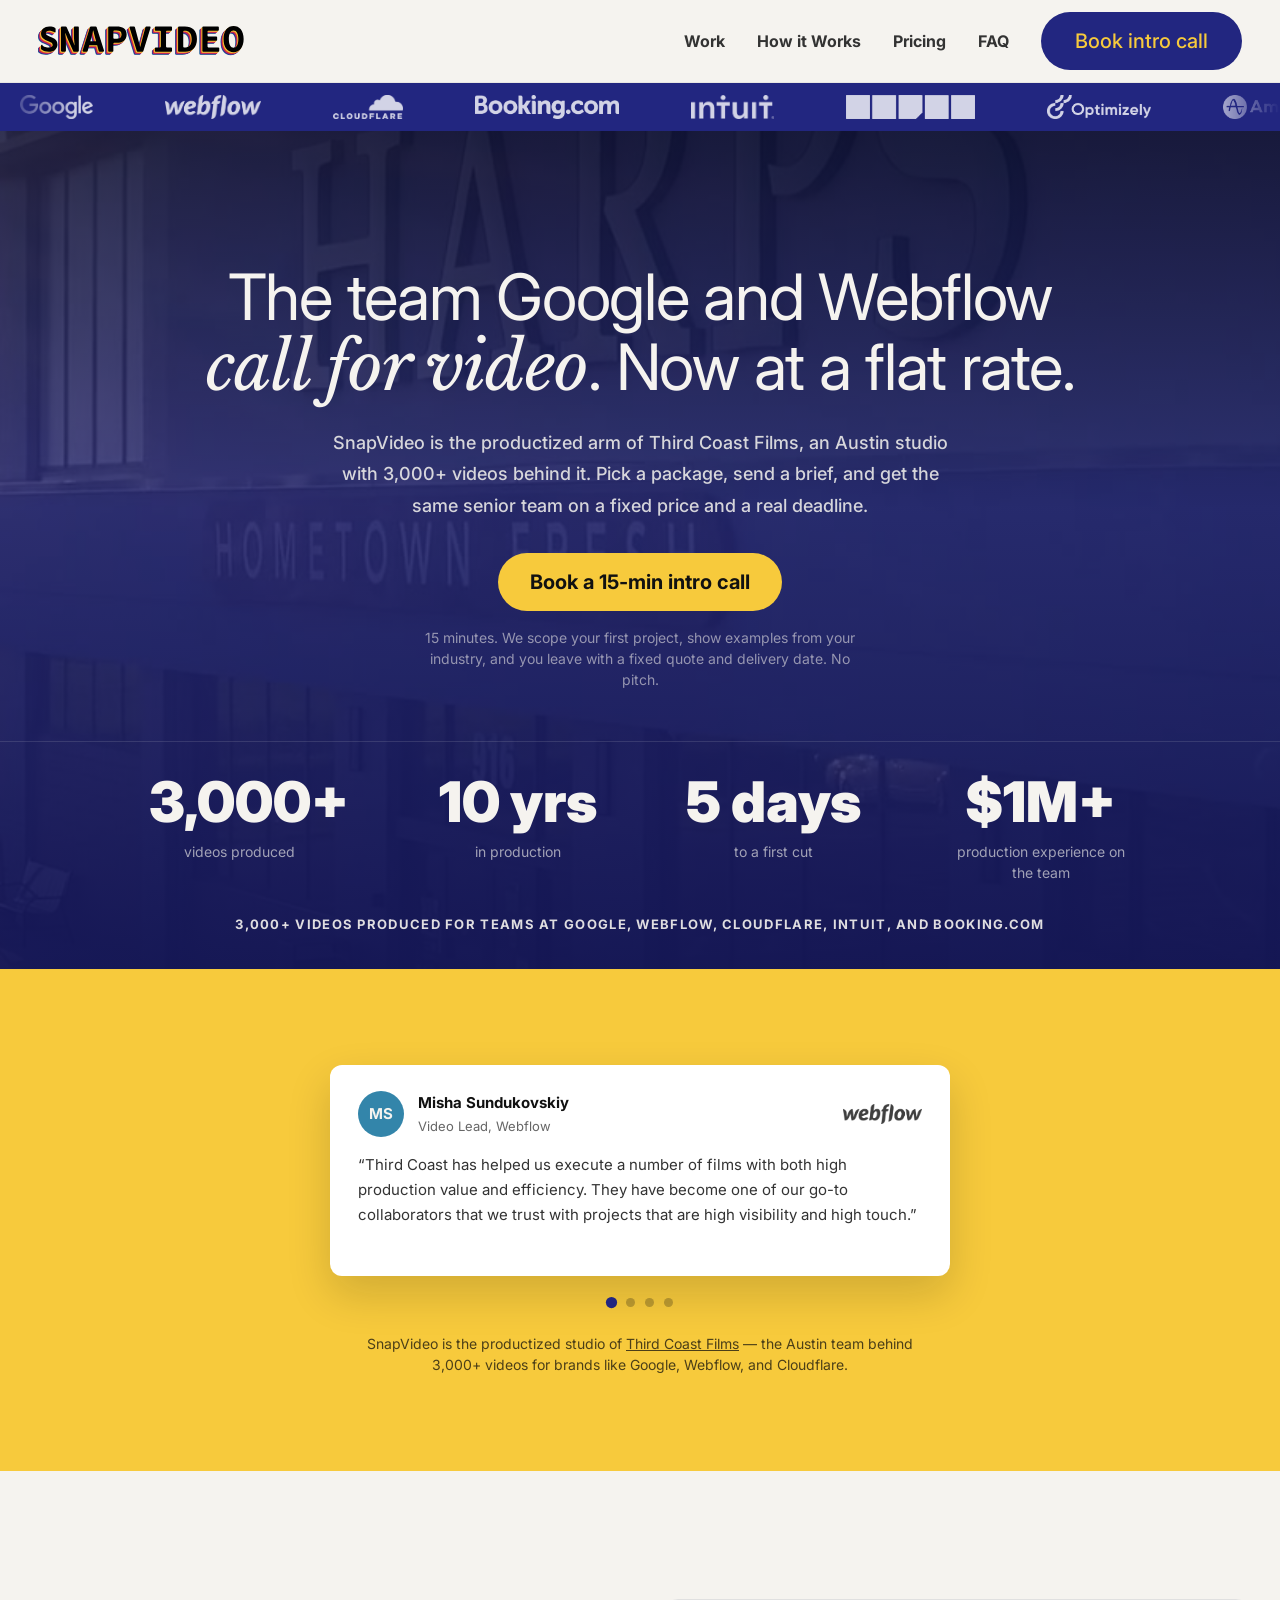
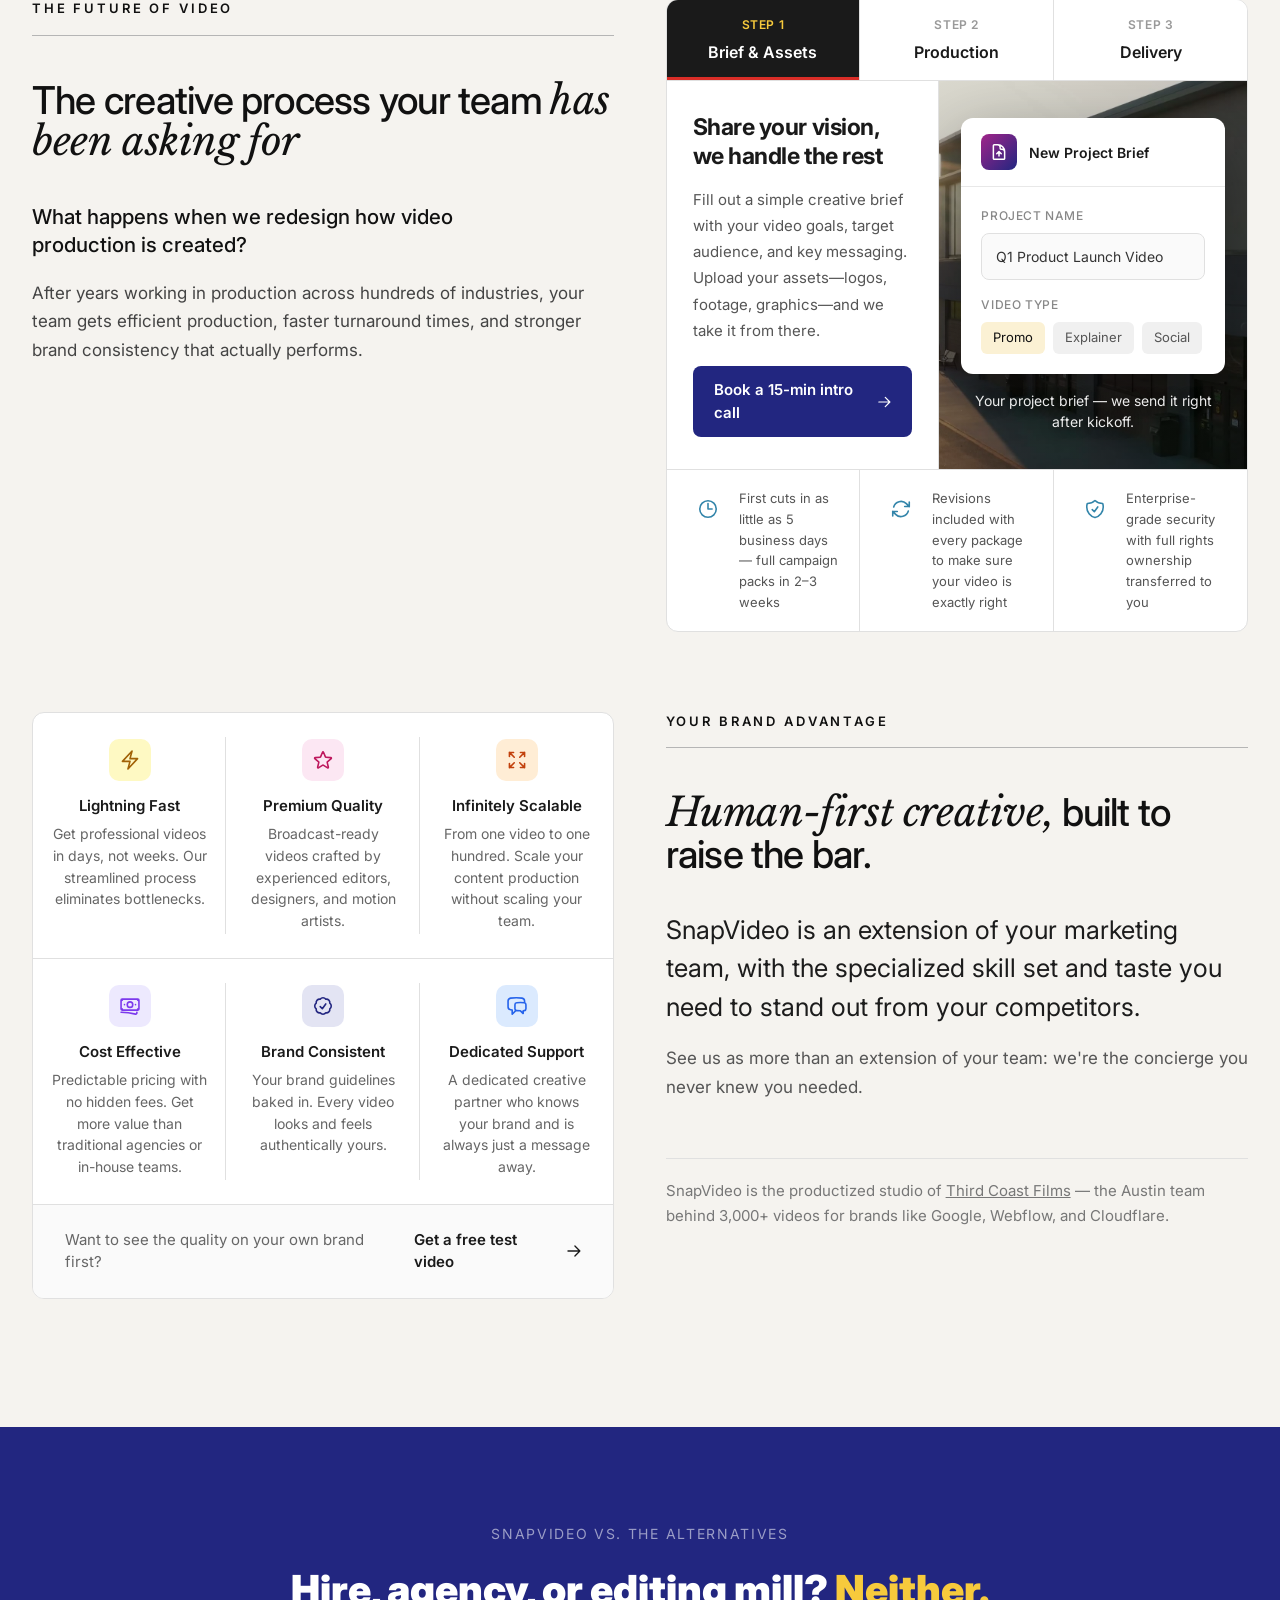
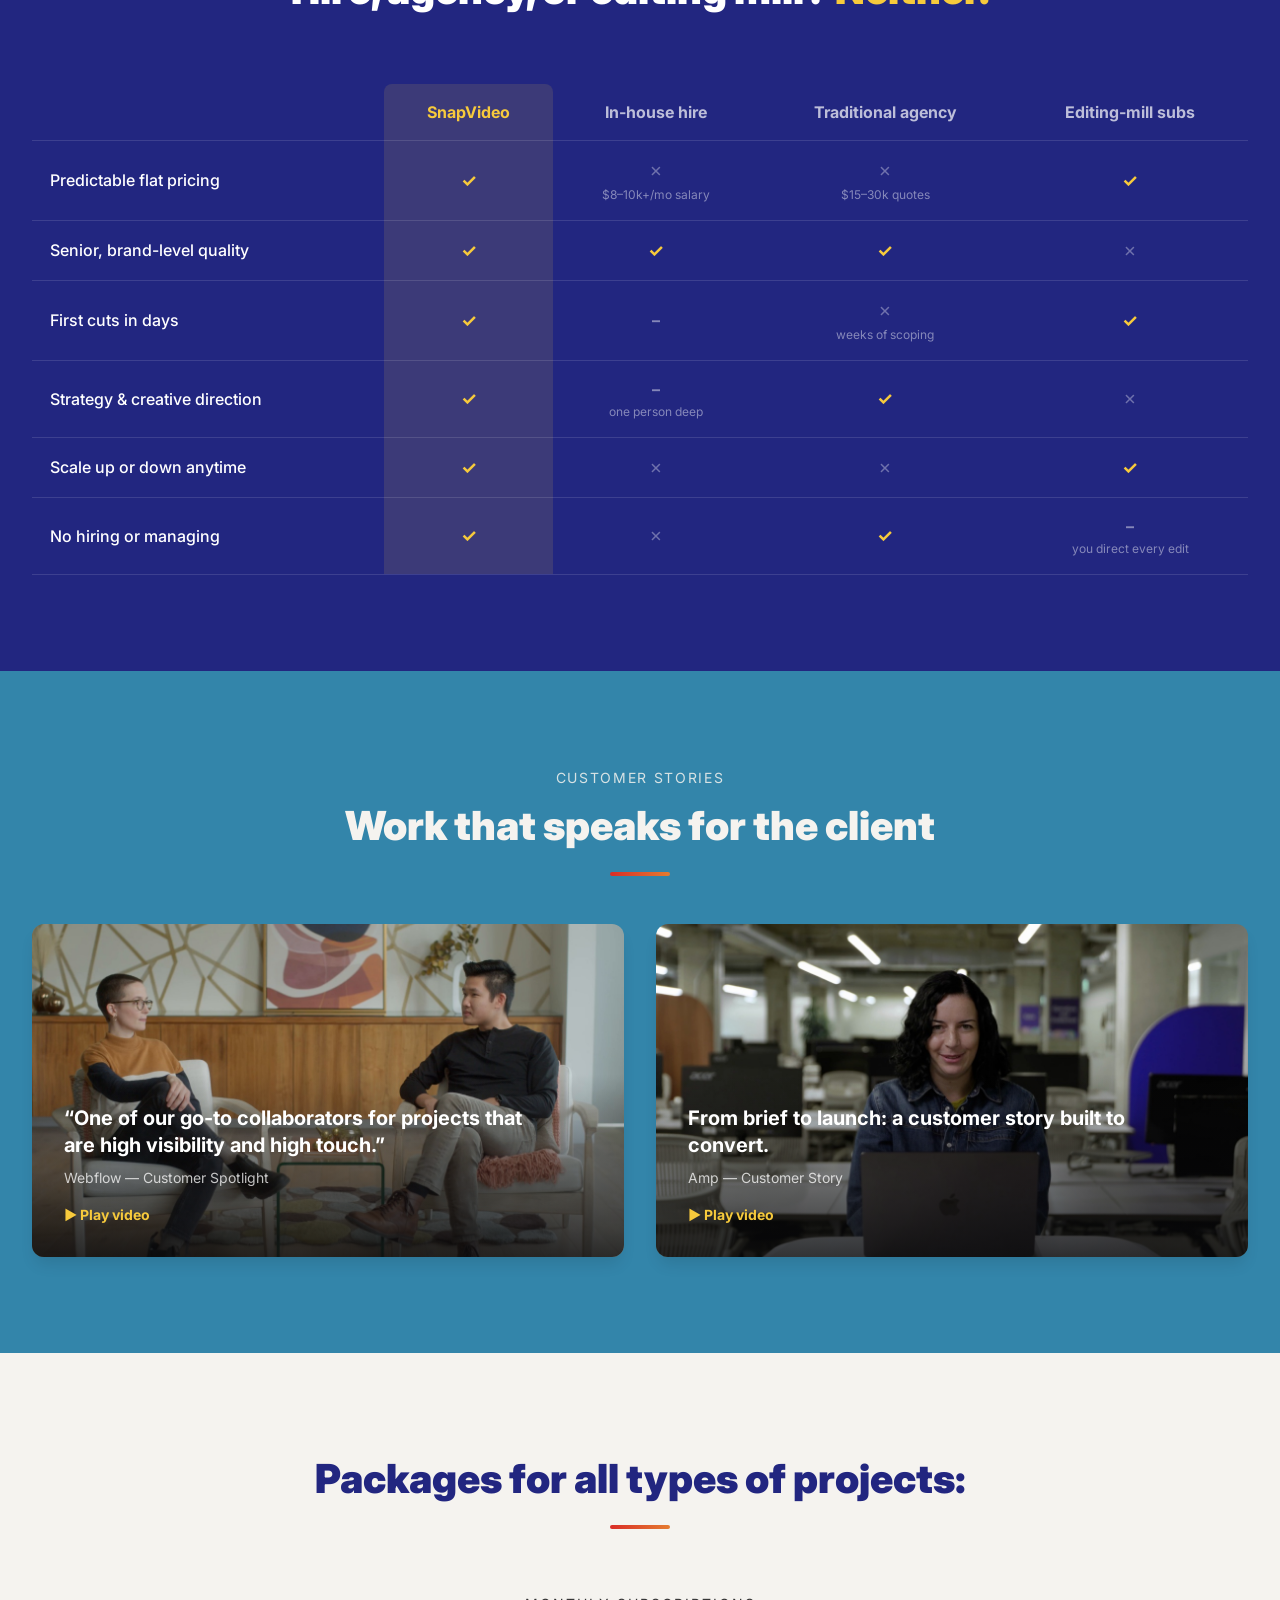
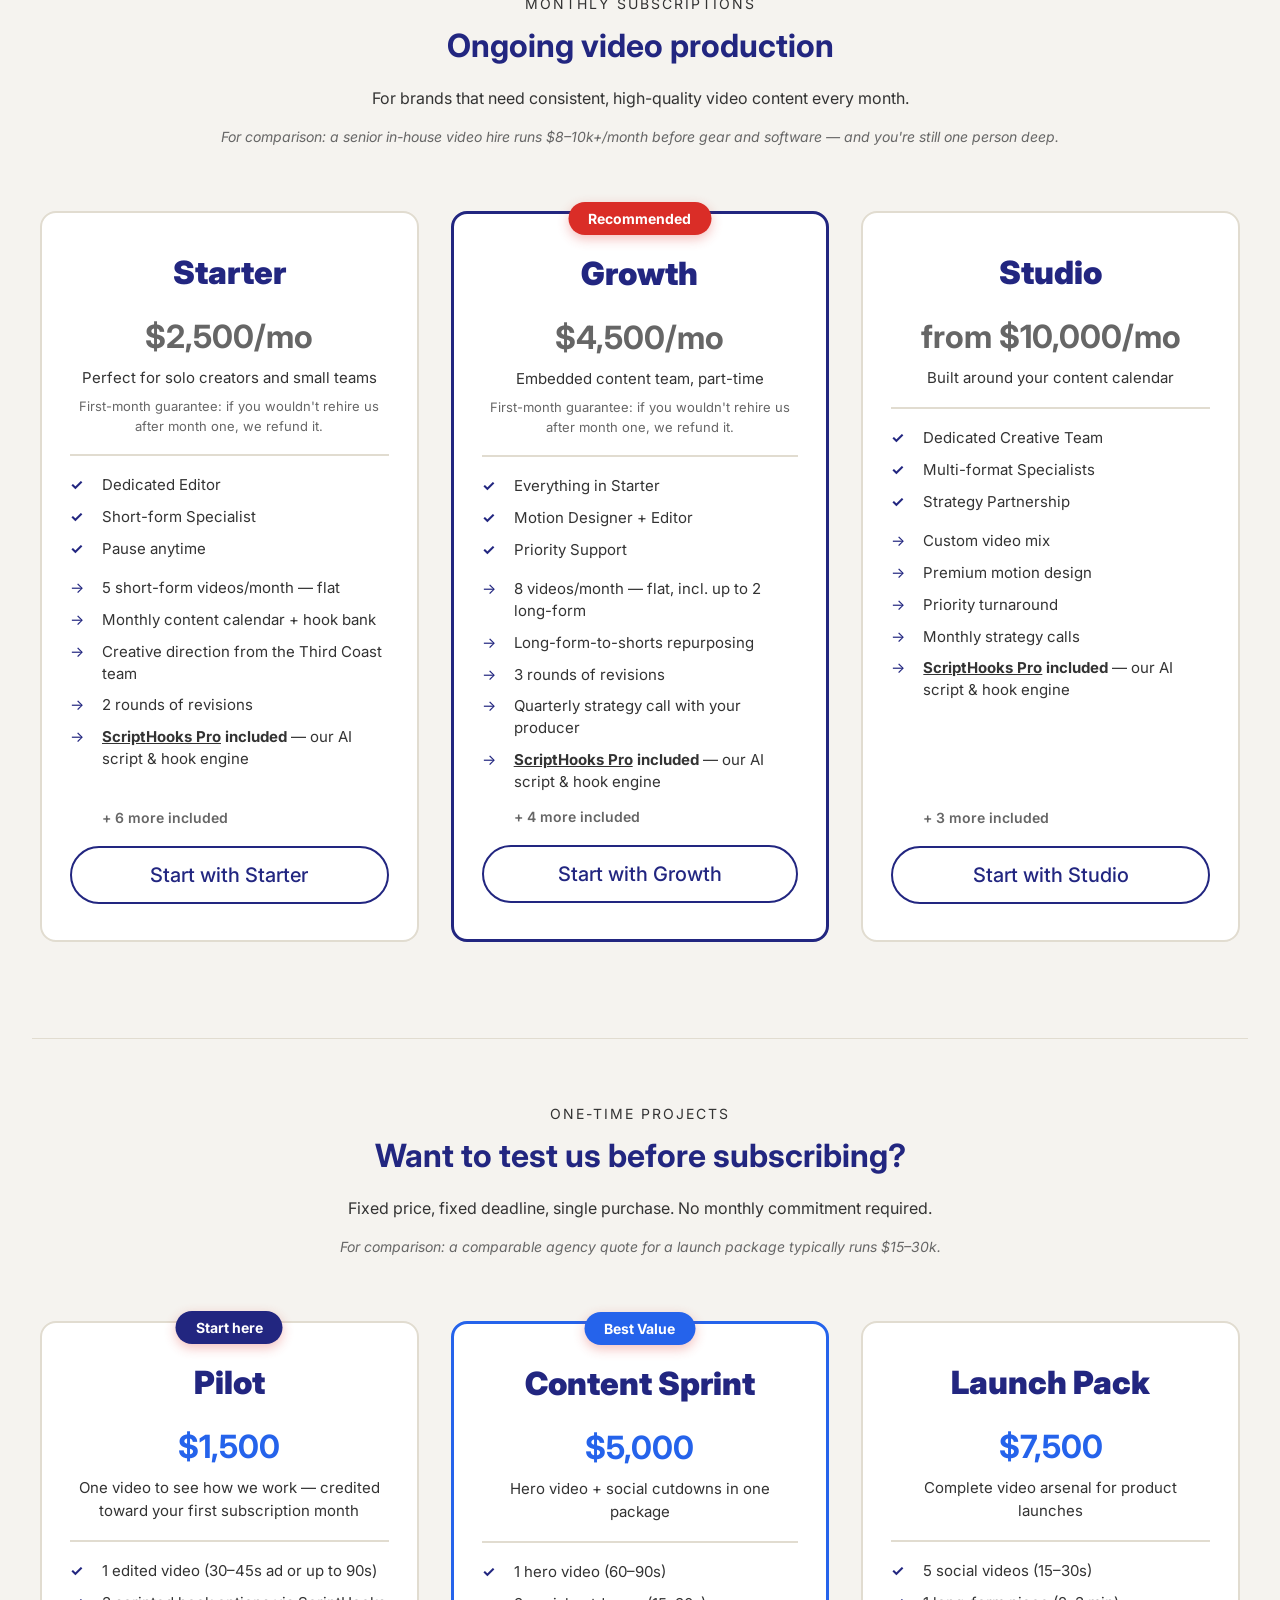
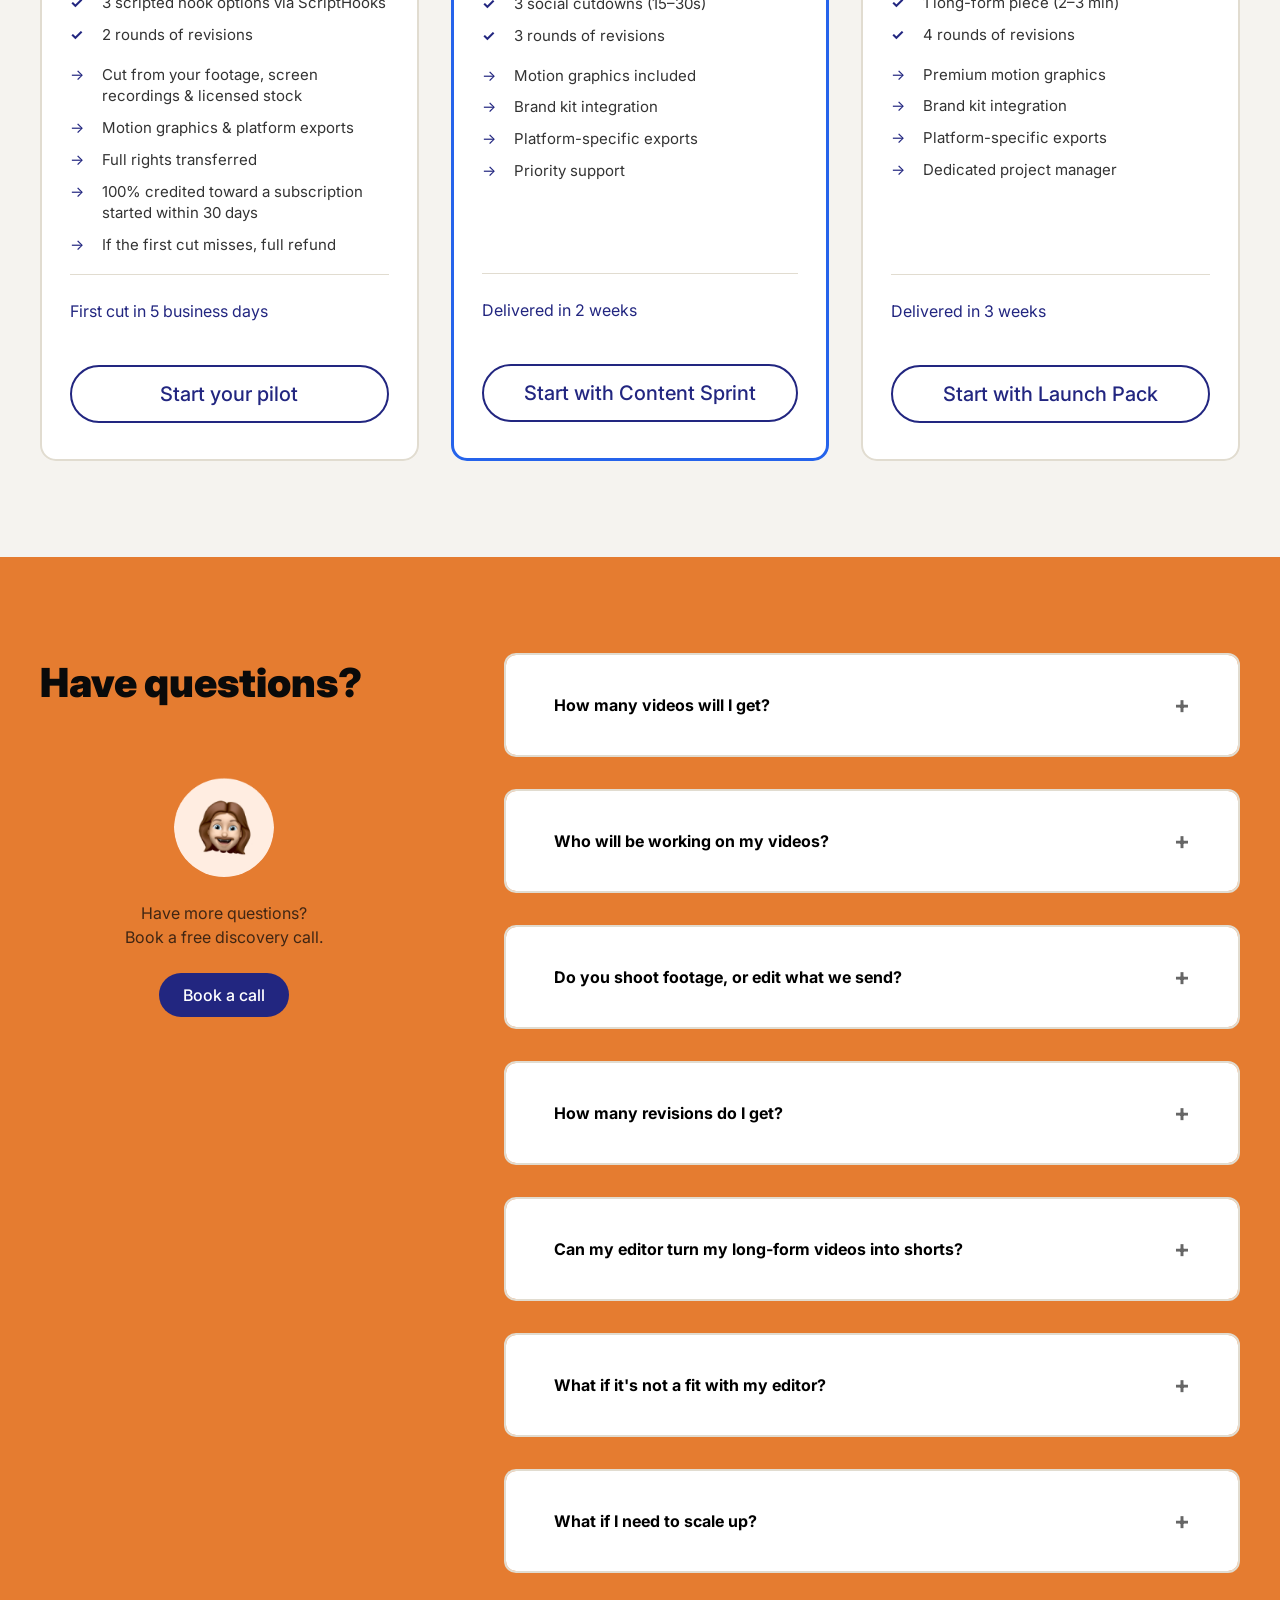
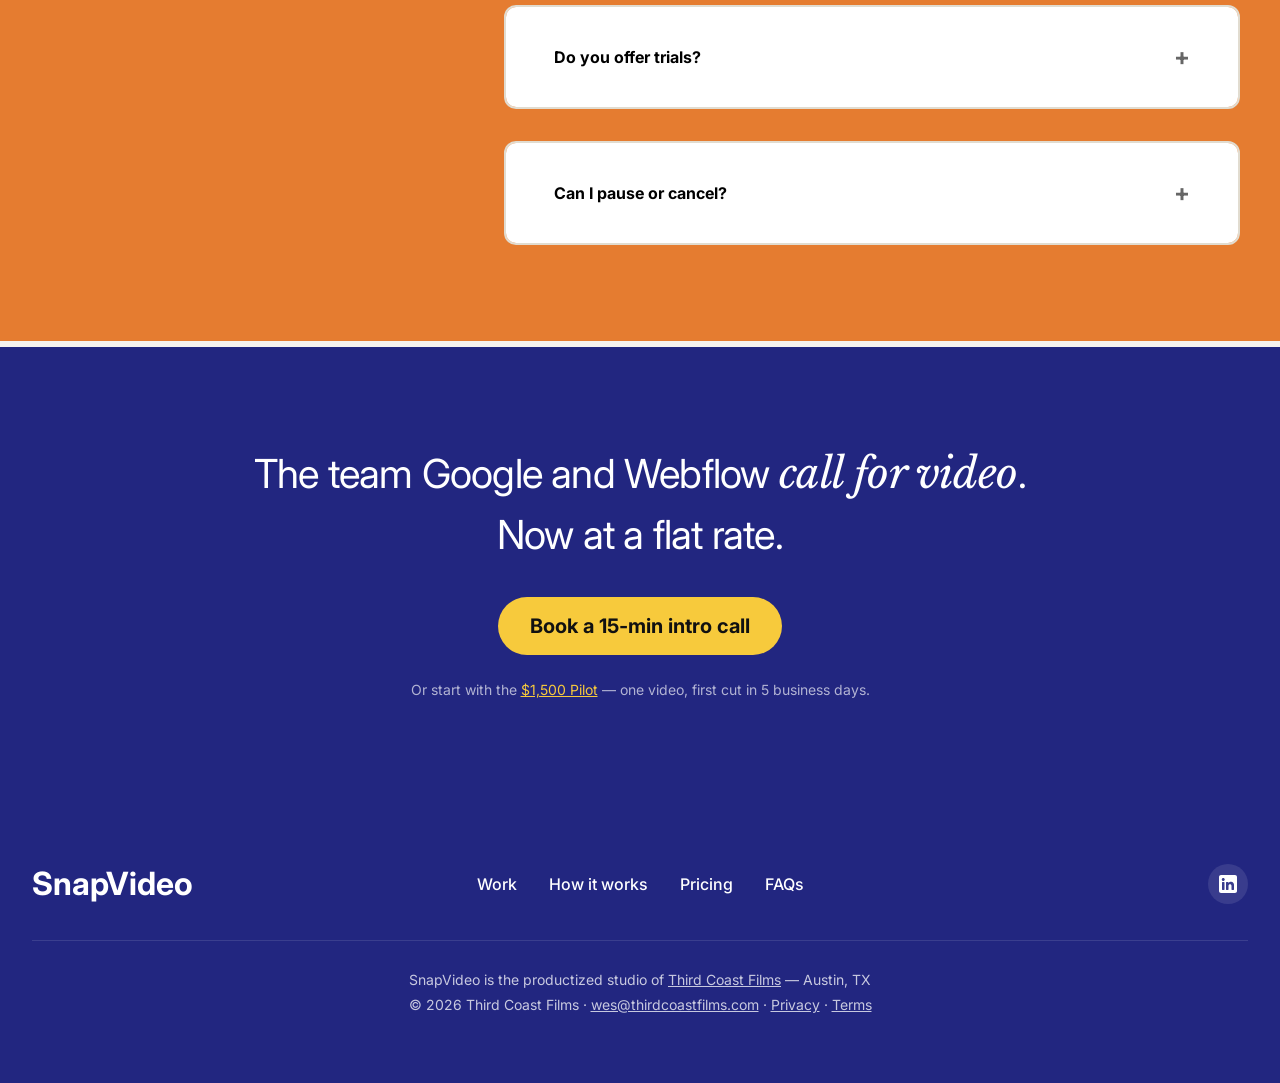
<file: index.html>
<!DOCTYPE html>
<html lang="en">
<head>
  <meta charset="UTF-8">
  <meta name="viewport" content="width=device-width, initial-scale=1.0">
  <title>SnapVideo - Make your videos extra Snappy</title>
  <meta name="description" content="SnapVideo is the productized studio of Third Coast Films — flat-rate video packages from the team behind 3,000+ videos for Google, Webflow, and Cloudflare.">

  <!-- Favicon -->
  <link rel="icon" href="images/favicon.svg" type="image/svg+xml">
  <link rel="shortcut icon" href="images/favicon.svg" type="image/svg+xml">
  <link rel="apple-touch-icon" href="images/favicon.svg">

  <!-- Open Graph / Social Media -->
  <meta property="og:type" content="website">
  <meta property="og:title" content="SnapVideo - Make your videos extra Snappy">
  <meta property="og:description" content="The team Google and Webflow call for video. Now at a flat rate.">
  <meta property="og:image" content="images/og-image.png">

  <!-- Twitter Card -->
  <meta name="twitter:card" content="summary_large_image">
  <meta name="twitter:title" content="SnapVideo - Make your videos extra Snappy">
  <meta name="twitter:description" content="The team Google and Webflow call for video. Now at a flat rate.">
  <meta name="twitter:image" content="images/og-image.png">

  <!-- Fonts: Avenir Next + Baskerville are local on macOS/iOS; Inter + Libre Baskerville are the webfont fallbacks -->
  <link rel="preconnect" href="https://fonts.googleapis.com">
  <link rel="preconnect" href="https://fonts.gstatic.com" crossorigin>
  <link href="https://fonts.googleapis.com/css2?family=Inter:wght@400..900&family=Libre+Baskerville:ital@1&display=swap" rel="stylesheet">

  <!-- Stylesheets -->
  <link rel="stylesheet" href="css/reset.css">
  <link rel="stylesheet" href="css/variables.css">
  <link rel="stylesheet" href="css/layout.css">
  <link rel="stylesheet" href="css/components.css">
  <link rel="stylesheet" href="css/process-tabs.css">
  <link rel="stylesheet" href="css/features-grid.css">
  <link rel="stylesheet" href="css/animations.css">

  <!-- Calendly -->
  <link href="https://assets.calendly.com/assets/external/widget.css" rel="stylesheet">
  <script src="https://assets.calendly.com/assets/external/widget.js" type="text/javascript" async></script>
</head>
<body>
  <!-- Navigation -->
  <nav class="navbar" id="navbar">
    <div class="container">
      <div class="nav-wrapper">
        <a href="#" class="logo">
          <img src="images/logos/Group-145.svg" alt="SnapVideo Logo" width="205" height="30">
        </a>

        <div class="nav-menu" id="navMenu">
          <a href="/work" class="nav-link">Work</a>
          <a href="#how-it-works" class="nav-link">How it Works</a>
          <a href="#pricing" class="nav-link">Pricing</a>
          <a href="#faq" class="nav-link">FAQ</a>
          <a href="https://calendly.com/third-coast-films/wes-intro?utm_medium=site&utm_content=nav" class="btn btn-primary" id="calendlyBtn">Book intro call</a>
        </div>

        <button class="mobile-menu-toggle" id="mobileMenuToggle" aria-label="Toggle menu">
          <span></span>
          <span></span>
          <span></span>
        </button>
      </div>
    </div>
  </nav>

  <!-- Thin client-logo marquee band -->
  <div class="logo-band">
      <div class="clients-wrapper">
        <div class="clients-scroll">
          <div class="clients-track">
            <img src="images/logos/Google.png" alt="Google" loading="lazy">
            <img src="images/logos/Webflow-logo.png" alt="Webflow" loading="lazy">
            <img src="images/logos/Cloudflare.png" alt="Cloudflare" loading="lazy">
            <img src="images/logos/Booking.png" alt="Booking.com" loading="lazy">
            <img src="images/logos/Intuit-logo.png" alt="Intuit" loading="lazy">
            <img src="images/logos/Mural-Logo.png" alt="Mural" loading="lazy">
            <img src="images/logos/optimizely-vector-logo.png" alt="Optimizely" loading="lazy">
            <img src="images/logos/Amplitude.png" alt="Amplitude" loading="lazy">
            <img src="images/logos/Alto-Pharmacy.png" alt="Alto Pharmacy" loading="lazy">
            <img src="images/logos/Data-Grail_transparent.png" alt="DataGrail" loading="lazy">
            <img src="images/logos/Clockwise.png" alt="Clockwise" loading="lazy">
            <img src="images/logos/Crew.png" alt="Crew" loading="lazy">
            <img src="images/logos/Miniflix.png" alt="Miniflix" loading="lazy">
            <img src="images/logos/Alen.png" alt="Alen" loading="lazy">
            <img src="images/logos/adjust-gmbh-logo-vector.png" alt="Adjust" loading="lazy">
            <img src="images/logos/Dr-Eats_transparent.png" alt="Dr. Eats" loading="lazy">
          </div>
          <!-- Duplicate for seamless loop -->
          <div class="clients-track" aria-hidden="true">
            <img src="images/logos/Google.png" alt="Google" loading="lazy">
            <img src="images/logos/Webflow-logo.png" alt="Webflow" loading="lazy">
            <img src="images/logos/Cloudflare.png" alt="Cloudflare" loading="lazy">
            <img src="images/logos/Booking.png" alt="Booking.com" loading="lazy">
            <img src="images/logos/Intuit-logo.png" alt="Intuit" loading="lazy">
            <img src="images/logos/Mural-Logo.png" alt="Mural" loading="lazy">
            <img src="images/logos/optimizely-vector-logo.png" alt="Optimizely" loading="lazy">
            <img src="images/logos/Amplitude.png" alt="Amplitude" loading="lazy">
            <img src="images/logos/Alto-Pharmacy.png" alt="Alto Pharmacy" loading="lazy">
            <img src="images/logos/Data-Grail_transparent.png" alt="DataGrail" loading="lazy">
            <img src="images/logos/Clockwise.png" alt="Clockwise" loading="lazy">
            <img src="images/logos/Crew.png" alt="Crew" loading="lazy">
            <img src="images/logos/Miniflix.png" alt="Miniflix" loading="lazy">
            <img src="images/logos/Alen.png" alt="Alen" loading="lazy">
            <img src="images/logos/adjust-gmbh-logo-vector.png" alt="Adjust" loading="lazy">
            <img src="images/logos/Dr-Eats_transparent.png" alt="Dr. Eats" loading="lazy">
          </div>
        </div>
      </div>
  </div>

  <!-- Hero: full-bleed reel behind the copy, logo marquee at the fold -->
  <section class="hero hero-video">
    <!-- Swap videos/work-hero.mp4 for a branded montage export anytime -->
    <video class="hero-bg" autoplay muted loop playsinline preload="metadata" poster="images/posters/bold/storefront.jpg">
      <source src="videos/work-hero.mp4" type="video/mp4">
    </video>
    <div class="hero-video-overlay"></div>
    <div class="hero-video-content container">
      <h1 class="hero-title">The team Google and Webflow <em>call for video</em>. Now at a flat rate.</h1>
      <p class="hero-subtitle">SnapVideo is the productized arm of Third Coast Films, an Austin studio with 3,000+ videos behind it. Pick a package, send a brief, and get the same senior team on a fixed price and a real deadline.</p>
      <a href="https://calendly.com/third-coast-films/wes-intro?utm_medium=site&utm_content=hero" class="btn btn-hero">Book a 15-min intro call</a>
      <p class="hero-cta-note">15 minutes. We scope your first project, show examples from your industry, and you leave with a fixed quote and delivery date. No pitch.</p>
    </div>
    <div class="hero-stats">
      <div class="stat"><div class="stat-n">3,000+</div><div class="stat-l">videos produced</div></div>
      <div class="stat"><div class="stat-n">10 yrs</div><div class="stat-l">in production</div></div>
      <div class="stat"><div class="stat-n">5 days</div><div class="stat-l">to a first cut</div></div>
      <div class="stat"><div class="stat-n">$1M+</div><div class="stat-l">production experience on the team</div></div>
    </div>
    <p class="hero-clients-line">3,000+ videos produced for teams at Google, Webflow, Cloudflare, Intuit, and Booking.com</p>
  </section>

  <!-- Client Logos -->
  <section class="clients">
    <div class="container">

      <div class="quote-deck" id="quoteDeck" aria-label="Client testimonials">
        <article class="quote-card active">
          <div class="quote-head">
            <span class="quote-avatar" style="background: var(--brand-blue);">MS</span>
            <span class="quote-who"><strong>Misha Sundukovskiy</strong><em>Video Lead, Webflow</em></span>
            <img class="quote-logo" src="images/logos/Webflow-logo.png" alt="Webflow">
          </div>
          <p>&ldquo;Third Coast has helped us execute a number of films with both high production value and efficiency. They have become one of our go-to collaborators that we trust with projects that are high visibility and high touch.&rdquo;</p>
        </article>
        <article class="quote-card">
          <div class="quote-head">
            <span class="quote-avatar" style="background: var(--brand-indigo);">NV</span>
            <span class="quote-who"><strong>Nico Valencia</strong><em>New Business Discovery, Intuit</em></span>
            <img class="quote-logo" src="images/logos/Intuit-logo.png" alt="Intuit">
          </div>
          <p>&ldquo;Wes and the team at Third Coast asked all the right questions and provided creative expertise every step of the way, taking the ideas that were in our mind and turning them into masterful videos that distill complex topics into easy engaging videos for our customers.&rdquo;</p>
        </article>
        <article class="quote-card">
          <div class="quote-head">
            <span class="quote-avatar" style="background: var(--brand-orange);">DS</span>
            <span class="quote-who"><strong>Dave S.</strong><em>Head of Product Marketing, Cloudflare</em></span>
            <img class="quote-logo" src="images/logos/Cloudflare.png" alt="Cloudflare">
          </div>
          <p>&ldquo;Third Coast is top-notch. We&rsquo;ve been working with them on taking our product videos, animations, and customer success stories to the next level. By all measures, they have delivered.&rdquo;</p>
        </article>
        <article class="quote-card">
          <div class="quote-head">
            <span class="quote-avatar" style="background: var(--brand-magenta);">J</span>
            <span class="quote-who"><strong>Jake</strong><em>Sr. Designer, Amplitude</em></span>
            <img class="quote-logo" src="images/logos/Amplitude.png" alt="Amplitude">
          </div>
          <p>&ldquo;Third Coast has been an incredible team to work with. We&rsquo;ve relied on them as an extension of the Amplitude team and have been consistently impressed with their ability to work with us on the strategy of our campaigns and produce great videos that make our product and customers shine.&rdquo;</p>
        </article>
      </div>
      <div class="quote-dots" id="quoteDots" role="tablist" aria-label="Choose testimonial"></div>

      <p class="studio-attribution">SnapVideo is the productized studio of <a href="https://thirdcoastfilms.com" target="_blank" rel="noopener">Third Coast Films</a> &mdash; the Austin team behind 3,000+ videos for brands like Google, Webflow, and Cloudflare.</p>
    </div>
  </section>


  <!-- The Future of Video: benefits + process (combined) -->
  <section class="how-it-works future-video" id="how-it-works">
    <div class="container">
      <div class="fv-cols">
      <header class="fv-header">
        <p class="fv-eyebrow">The Future of Video</p>
        <h2 class="fv-headline">The creative process your team <em>has been asking for</em></h2>
        <p class="fv-question">What happens when we redesign how video production is created?</p>
        <p class="fv-lede">After years working in production across hundreds of industries, your team gets efficient production, faster turnaround times, and stronger brand consistency that actually performs.</p>
      </header>

      <div class="features-grid">
        <!-- Feature 1: Speed -->
        <div class="feature-card">
          <div class="feature-icon">
            <svg fill="none" viewBox="0 0 24 24" stroke="currentColor">
              <path stroke-linecap="round" stroke-linejoin="round" d="M3.75 13.5l10.5-11.25L12 10.5h8.25L9.75 21.75 12 13.5H3.75z" />
            </svg>
          </div>
          <h3 class="feature-title">Lightning Fast</h3>
          <p class="feature-description">Get professional videos in days, not weeks. Our streamlined process eliminates bottlenecks.</p>
        </div>

        <!-- Feature 2: Quality -->
        <div class="feature-card">
          <div class="feature-icon">
            <svg fill="none" viewBox="0 0 24 24" stroke="currentColor">
              <path stroke-linecap="round" stroke-linejoin="round" d="M11.48 3.499a.562.562 0 0 1 1.04 0l2.125 5.111a.563.563 0 0 0 .475.345l5.518.442c.499.04.701.663.321.988l-4.204 3.602a.563.563 0 0 0-.182.557l1.285 5.385a.562.562 0 0 1-.84.61l-4.725-2.885a.562.562 0 0 0-.586 0L6.982 20.54a.562.562 0 0 1-.84-.61l1.285-5.386a.562.562 0 0 0-.182-.557l-4.204-3.602a.562.562 0 0 1 .321-.988l5.518-.442a.563.563 0 0 0 .475-.345L11.48 3.5Z" />
            </svg>
          </div>
          <h3 class="feature-title">Premium Quality</h3>
          <p class="feature-description">Broadcast-ready videos crafted by experienced editors, designers, and motion artists.</p>
        </div>

        <!-- Feature 3: Scalable -->
        <div class="feature-card">
          <div class="feature-icon">
            <svg fill="none" viewBox="0 0 24 24" stroke="currentColor">
              <path stroke-linecap="round" stroke-linejoin="round" d="M3.75 3.75v4.5m0-4.5h4.5m-4.5 0L9 9M3.75 20.25v-4.5m0 4.5h4.5m-4.5 0L9 15M20.25 3.75h-4.5m4.5 0v4.5m0-4.5L15 9m5.25 11.25h-4.5m4.5 0v-4.5m0 4.5L15 15" />
            </svg>
          </div>
          <h3 class="feature-title">Infinitely Scalable</h3>
          <p class="feature-description">From one video to one hundred. Scale your content production without scaling your team.</p>
        </div>

        <!-- Feature 4: Cost Effective -->
        <div class="feature-card">
          <div class="feature-icon">
            <svg fill="none" viewBox="0 0 24 24" stroke="currentColor">
              <path stroke-linecap="round" stroke-linejoin="round" d="M2.25 18.75a60.07 60.07 0 0 1 15.797 2.101c.727.198 1.453-.342 1.453-1.096V18.75M3.75 4.5v.75A.75.75 0 0 1 3 6h-.75m0 0v-.375c0-.621.504-1.125 1.125-1.125H20.25M2.25 6v9m18-10.5v.75c0 .414.336.75.75.75h.75m-1.5-1.5h.375c.621 0 1.125.504 1.125 1.125v9.75c0 .621-.504 1.125-1.125 1.125h-.375m1.5-1.5H21a.75.75 0 0 0-.75.75v.75m0 0H3.75m0 0h-.375a1.125 1.125 0 0 1-1.125-1.125V15m1.5 1.5v-.75A.75.75 0 0 0 3 15h-.75M15 10.5a3 3 0 1 1-6 0 3 3 0 0 1 6 0Zm3 0h.008v.008H18V10.5Zm-12 0h.008v.008H6V10.5Z" />
            </svg>
          </div>
          <h3 class="feature-title">Cost Effective</h3>
          <p class="feature-description">Predictable pricing with no hidden fees. Get more value than traditional agencies or in-house teams.</p>
        </div>

        <!-- Feature 5: Brand Consistent -->
        <div class="feature-card">
          <div class="feature-icon">
            <svg fill="none" viewBox="0 0 24 24" stroke="currentColor">
              <path stroke-linecap="round" stroke-linejoin="round" d="M9 12.75 11.25 15 15 9.75M21 12c0 1.268-.63 2.39-1.593 3.068a3.745 3.745 0 0 1-1.043 3.296 3.745 3.745 0 0 1-3.296 1.043A3.745 3.745 0 0 1 12 21c-1.268 0-2.39-.63-3.068-1.593a3.746 3.746 0 0 1-3.296-1.043 3.745 3.745 0 0 1-1.043-3.296A3.745 3.745 0 0 1 3 12c0-1.268.63-2.39 1.593-3.068a3.745 3.745 0 0 1 1.043-3.296 3.746 3.746 0 0 1 3.296-1.043A3.746 3.746 0 0 1 12 3c1.268 0 2.39.63 3.068 1.593a3.746 3.746 0 0 1 3.296 1.043 3.746 3.746 0 0 1 1.043 3.296A3.745 3.745 0 0 1 21 12Z" />
            </svg>
          </div>
          <h3 class="feature-title">Brand Consistent</h3>
          <p class="feature-description">Your brand guidelines baked in. Every video looks and feels authentically yours.</p>
        </div>

        <!-- Feature 6: Full Support -->
        <div class="feature-card">
          <div class="feature-icon">
            <svg fill="none" viewBox="0 0 24 24" stroke="currentColor">
              <path stroke-linecap="round" stroke-linejoin="round" d="M20.25 8.511c.884.284 1.5 1.128 1.5 2.097v4.286c0 1.136-.847 2.1-1.98 2.193-.34.027-.68.052-1.02.072v3.091l-3-3c-1.354 0-2.694-.055-4.02-.163a2.115 2.115 0 0 1-.825-.242m9.345-8.334a2.126 2.126 0 0 0-.476-.095 48.64 48.64 0 0 0-8.048 0c-1.131.094-1.976 1.057-1.976 2.192v4.286c0 .837.46 1.58 1.155 1.951m9.345-8.334V6.637c0-1.621-1.152-3.026-2.76-3.235A48.455 48.455 0 0 0 11.25 3c-2.115 0-4.198.137-6.24.402-1.608.209-2.76 1.614-2.76 3.235v6.226c0 1.621 1.152 3.026 2.76 3.235.577.075 1.157.14 1.74.194V21l4.155-4.155" />
            </svg>
          </div>
          <h3 class="feature-title">Dedicated Support</h3>
          <p class="feature-description">A dedicated creative partner who knows your brand and is always just a message away.</p>
        </div>

        <!-- CTA Row -->
        <div class="cta-row">
          <span class="cta-text">Want to see the quality on your own brand first?</span>
          <a href="https://calendly.com/third-coast-films/wes-intro?utm_medium=site&utm_content=free-test-video&a1=Free%20Test%20Video" class="cta-link">
            Get a free test video
            <svg fill="none" viewBox="0 0 24 24" stroke="currentColor" stroke-width="2">
              <path stroke-linecap="round" stroke-linejoin="round" d="M13.5 4.5 21 12m0 0-7.5 7.5M21 12H3" />
            </svg>
          </a>
        </div>
      </div>

      <div class="process-box">
        <!-- Tab Navigation -->
        <div class="steps-tabs">
          <button class="step-tab active" data-step="1">
            <div class="step-number">STEP 1</div>
            <div class="step-label">Brief & Assets</div>
          </button>
          <button class="step-tab" data-step="2">
            <div class="step-number">STEP 2</div>
            <div class="step-label">Production</div>
          </button>
          <button class="step-tab" data-step="3">
            <div class="step-number">STEP 3</div>
            <div class="step-label">Delivery</div>
          </button>
        </div>

        <!-- Content Panels -->
        <div class="content-area">
          <!-- Panel 1: Brief & Assets -->
          <div class="content-panel active" data-content="1">
            <div class="content-text">
              <h3 class="content-title">Share your vision,<br>we handle the rest</h3>
              <p class="content-description">
                Fill out a simple creative brief with your video goals, target audience, and key messaging. Upload your assets—logos, footage, graphics—and we take it from there.
              </p>
              <a href="https://calendly.com/third-coast-films/wes-intro?utm_medium=site&utm_content=how-it-works" class="content-cta">
                Book a 15-min intro call
                <svg fill="none" viewBox="0 0 24 24" stroke="currentColor" stroke-width="2">
                  <path stroke-linecap="round" stroke-linejoin="round" d="M13.5 4.5 21 12m0 0-7.5 7.5M21 12H3" />
                </svg>
              </a>
            </div>
            <div class="content-visual">
              <img class="visual-bg" src="images/steps/brief.jpg" alt="" aria-hidden="true" loading="lazy">
              <div class="visual-mockup">
                <div class="mockup-header">
                  <div class="mockup-icon">
                    <svg fill="none" viewBox="0 0 24 24" stroke="currentColor" stroke-width="2">
                      <path stroke-linecap="round" stroke-linejoin="round" d="M19.5 14.25v-2.625a3.375 3.375 0 0 0-3.375-3.375h-1.5A1.125 1.125 0 0 1 13.5 7.125v-1.5a3.375 3.375 0 0 0-3.375-3.375H8.25m6.75 12-3-3m0 0-3 3m3-3v6m-1.5-15H5.625c-.621 0-1.125.504-1.125 1.125v17.25c0 .621.504 1.125 1.125 1.125h12.75c.621 0 1.125-.504 1.125-1.125V11.25a9 9 0 0 0-9-9Z" />
                    </svg>
                  </div>
                  <div class="mockup-title">New Project Brief</div>
                </div>
                <div class="mockup-body">
                  <div class="mockup-field">
                    <div class="mockup-label">Project Name</div>
                    <div class="mockup-input">Q1 Product Launch Video</div>
                  </div>
                  <div class="mockup-field">
                    <div class="mockup-label">Video Type</div>
                    <div class="mockup-tags">
                      <span class="mockup-tag active">Promo</span>
                      <span class="mockup-tag">Explainer</span>
                      <span class="mockup-tag">Social</span>
                    </div>
                  </div>
                </div>
              </div>
              <p class="mockup-caption">Your project brief &mdash; we send it right after kickoff.</p>
            </div>
          </div>

          <!-- Panel 2: Production -->
          <div class="content-panel" data-content="2">
            <div class="content-text">
              <h3 class="content-title">Watch your video<br>come to life</h3>
              <p class="content-description">
                Our team handles scripting, editing, motion graphics, and sound design. Stay in the loop with real-time progress updates and collaborate on revisions until it's perfect.
              </p>
              <a href="/work" class="content-cta">
                See our work
                <svg fill="none" viewBox="0 0 24 24" stroke="currentColor" stroke-width="2">
                  <path stroke-linecap="round" stroke-linejoin="round" d="M13.5 4.5 21 12m0 0-7.5 7.5M21 12H3" />
                </svg>
              </a>
            </div>
            <div class="content-visual">
              <img class="visual-bg" src="images/steps/production.jpg" alt="" aria-hidden="true" loading="lazy">
              <div class="timeline-mockup">
                <div class="timeline-track">
                  <div class="timeline-progress"></div>
                </div>
                <div class="timeline-stages">
                  <div class="timeline-stage">
                    <div class="stage-dot complete">
                      <svg fill="none" viewBox="0 0 24 24" stroke="currentColor" stroke-width="3">
                        <path stroke-linecap="round" stroke-linejoin="round" d="m4.5 12.75 6 6 9-13.5" />
                      </svg>
                    </div>
                    <div class="stage-label">Script</div>
                  </div>
                  <div class="timeline-stage">
                    <div class="stage-dot complete">
                      <svg fill="none" viewBox="0 0 24 24" stroke="currentColor" stroke-width="3">
                        <path stroke-linecap="round" stroke-linejoin="round" d="m4.5 12.75 6 6 9-13.5" />
                      </svg>
                    </div>
                    <div class="stage-label">Edit</div>
                  </div>
                  <div class="timeline-stage">
                    <div class="stage-dot current"></div>
                    <div class="stage-label active">Motion</div>
                  </div>
                  <div class="timeline-stage">
                    <div class="stage-dot"></div>
                    <div class="stage-label">Sound</div>
                  </div>
                  <div class="timeline-stage">
                    <div class="stage-dot"></div>
                    <div class="stage-label">Review</div>
                  </div>
                </div>
              </div>
            </div>
          </div>

          <!-- Panel 3: Delivery -->
          <div class="content-panel" data-content="3">
            <div class="content-text">
              <h3 class="content-title">Ready to publish,<br>everywhere</h3>
              <p class="content-description">
                Receive your finished video in all the formats you need—optimized for social, web, or broadcast. Download, share, and start driving results for your brand.
              </p>
              <a href="#pricing" class="content-cta">
                View pricing
                <svg fill="none" viewBox="0 0 24 24" stroke="currentColor" stroke-width="2">
                  <path stroke-linecap="round" stroke-linejoin="round" d="M13.5 4.5 21 12m0 0-7.5 7.5M21 12H3" />
                </svg>
              </a>
            </div>
            <div class="content-visual">
              <img class="visual-bg" src="images/work/amp-replit.jpg" alt="" aria-hidden="true" loading="lazy">
              <div class="delivery-mockup">
                <div class="delivery-item">
                  <div class="delivery-icon">
                    <svg fill="none" viewBox="0 0 24 24" stroke="currentColor" stroke-width="1.75">
                      <path stroke-linecap="round" stroke-linejoin="round" d="m15.75 10.5 4.72-4.72a.75.75 0 0 1 1.28.53v11.38a.75.75 0 0 1-1.28.53l-4.72-4.72M4.5 18.75h9a2.25 2.25 0 0 0 2.25-2.25v-9a2.25 2.25 0 0 0-2.25-2.25h-9A2.25 2.25 0 0 0 2.25 7.5v9a2.25 2.25 0 0 0 2.25 2.25Z" />
                    </svg>
                  </div>
                  <div class="delivery-info">
                    <div class="delivery-name">Master File (4K)</div>
                    <div class="delivery-meta">MP4 • 1.2 GB</div>
                  </div>
                  <div class="delivery-check">
                    <svg fill="none" viewBox="0 0 24 24" stroke="currentColor" stroke-width="3">
                      <path stroke-linecap="round" stroke-linejoin="round" d="m4.5 12.75 6 6 9-13.5" />
                    </svg>
                  </div>
                </div>
                <div class="delivery-item">
                  <div class="delivery-icon">
                    <svg fill="none" viewBox="0 0 24 24" stroke="currentColor" stroke-width="1.75">
                      <path stroke-linecap="round" stroke-linejoin="round" d="M10.5 1.5H8.25A2.25 2.25 0 0 0 6 3.75v16.5a2.25 2.25 0 0 0 2.25 2.25h7.5A2.25 2.25 0 0 0 18 20.25V3.75a2.25 2.25 0 0 0-2.25-2.25H13.5m-3 0V3h3V1.5m-3 0h3m-3 18.75h3" />
                    </svg>
                  </div>
                  <div class="delivery-info">
                    <div class="delivery-name">Social (9:16)</div>
                    <div class="delivery-meta">MP4 • 48 MB</div>
                  </div>
                  <div class="delivery-check">
                    <svg fill="none" viewBox="0 0 24 24" stroke="currentColor" stroke-width="3">
                      <path stroke-linecap="round" stroke-linejoin="round" d="m4.5 12.75 6 6 9-13.5" />
                    </svg>
                  </div>
                </div>
                <div class="delivery-item">
                  <div class="delivery-icon">
                    <svg fill="none" viewBox="0 0 24 24" stroke="currentColor" stroke-width="1.75">
                      <path stroke-linecap="round" stroke-linejoin="round" d="M12 21a9.004 9.004 0 0 0 8.716-6.747M12 21a9.004 9.004 0 0 1-8.716-6.747M12 21c2.485 0 4.5-4.03 4.5-9S14.485 3 12 3m0 18c-2.485 0-4.5-4.03-4.5-9S9.515 3 12 3m0 0a8.997 8.997 0 0 1 7.843 4.582M12 3a8.997 8.997 0 0 0-7.843 4.582m15.686 0A11.953 11.953 0 0 1 12 10.5c-2.998 0-5.74-1.1-7.843-2.918m15.686 0A8.959 8.959 0 0 1 21 12c0 .778-.099 1.533-.284 2.253m0 0A17.919 17.919 0 0 1 12 16.5c-3.162 0-6.133-.815-8.716-2.247m0 0A9.015 9.015 0 0 1 3 12c0-1.605.42-3.113 1.157-4.418" />
                    </svg>
                  </div>
                  <div class="delivery-info">
                    <div class="delivery-name">Web Optimized</div>
                    <div class="delivery-meta">MP4 • 86 MB</div>
                  </div>
                  <div class="delivery-check">
                    <svg fill="none" viewBox="0 0 24 24" stroke="currentColor" stroke-width="3">
                      <path stroke-linecap="round" stroke-linejoin="round" d="m4.5 12.75 6 6 9-13.5" />
                    </svg>
                  </div>
                </div>
              </div>
            </div>
          </div>
        </div>

        <!-- Bottom Features Row -->
        <div class="features-row">
          <div class="feature-item">
            <div class="feature-icon">
              <svg fill="none" viewBox="0 0 24 24" stroke="currentColor" stroke-width="1.75">
                <path stroke-linecap="round" stroke-linejoin="round" d="M12 6v6h4.5m4.5 0a9 9 0 1 1-18 0 9 9 0 0 1 18 0Z" />
              </svg>
            </div>
            <div class="feature-text">First cuts in as little as 5 business days — full campaign packs in 2–3 weeks</div>
          </div>
          <div class="feature-item">
            <div class="feature-icon">
              <svg fill="none" viewBox="0 0 24 24" stroke="currentColor" stroke-width="1.75">
                <path stroke-linecap="round" stroke-linejoin="round" d="M16.023 9.348h4.992v-.001M2.985 19.644v-4.992m0 0h4.992m-4.993 0 3.181 3.183a8.25 8.25 0 0 0 13.803-3.7M4.031 9.865a8.25 8.25 0 0 1 13.803-3.7l3.181 3.182m0-4.991v4.99" />
              </svg>
            </div>
            <div class="feature-text">Revisions included with every package to make sure your video is exactly right</div>
          </div>
          <div class="feature-item">
            <div class="feature-icon">
              <svg fill="none" viewBox="0 0 24 24" stroke="currentColor" stroke-width="1.75">
                <path stroke-linecap="round" stroke-linejoin="round" d="M9 12.75 11.25 15 15 9.75m-3-7.036A11.959 11.959 0 0 1 3.598 6 11.99 11.99 0 0 0 3 9.749c0 5.592 3.824 10.29 9 11.623 5.176-1.332 9-6.03 9-11.622 0-1.31-.21-2.571-.598-3.751h-.152c-3.196 0-6.1-1.248-8.25-3.285Z" />
              </svg>
            </div>
            <div class="feature-text">Enterprise-grade security with full rights ownership transferred to you</div>
          </div>
        </div>
      </div>

      <div class="fv-advantage">
        <p class="fv-eyebrow">Your Brand Advantage</p>
        <h2 class="fv-headline"><em>Human-first creative,</em> built to raise the bar.</h2>
        <p class="fv-advantage-lede">SnapVideo is an extension of your marketing team, with the specialized skill set and taste you need to stand out from your competitors.</p>
        <p class="fv-advantage-note">See us as more than an extension of your team: we're the concierge you never knew you needed.</p>
        <p class="fv-advantage-kicker">SnapVideo is the productized studio of <a href="https://thirdcoastfilms.com" target="_blank" rel="noopener">Third Coast Films</a> &mdash; the Austin team behind 3,000+ videos for brands like Google, Webflow, and Cloudflare.</p>
      </div>
      </div>
    </div>
  </section>


  <!-- Comparison -->
  <section class="compare">
    <div class="container">
      <p class="compare-label">SNAPVIDEO VS. THE ALTERNATIVES</p>
      <h2 class="compare-title">Hire, agency, or editing mill? <span class="hero-accent">Neither.</span></h2>
      <div class="compare-wrap">
        <table class="compare-table">
          <thead>
            <tr>
              <th></th>
              <th class="compare-us">SnapVideo</th>
              <th>In-house hire</th>
              <th>Traditional agency</th>
              <th>Editing-mill subs</th>
            </tr>
          </thead>
          <tbody>
            <tr><td>Predictable flat pricing</td><td class="compare-us"><span class="c-yes">&#10003;</span></td><td><span class="c-no">&#10007;</span><span class="c-note">$8&ndash;10k+/mo salary</span></td><td><span class="c-no">&#10007;</span><span class="c-note">$15&ndash;30k quotes</span></td><td><span class="c-yes">&#10003;</span></td></tr>
            <tr><td>Senior, brand-level quality</td><td class="compare-us"><span class="c-yes">&#10003;</span></td><td><span class="c-yes">&#10003;</span></td><td><span class="c-yes">&#10003;</span></td><td><span class="c-no">&#10007;</span></td></tr>
            <tr><td>First cuts in days</td><td class="compare-us"><span class="c-yes">&#10003;</span></td><td><span class="c-mid">&ndash;</span></td><td><span class="c-no">&#10007;</span><span class="c-note">weeks of scoping</span></td><td><span class="c-yes">&#10003;</span></td></tr>
            <tr><td>Strategy &amp; creative direction</td><td class="compare-us"><span class="c-yes">&#10003;</span></td><td><span class="c-mid">&ndash;</span><span class="c-note">one person deep</span></td><td><span class="c-yes">&#10003;</span></td><td><span class="c-no">&#10007;</span></td></tr>
            <tr><td>Scale up or down anytime</td><td class="compare-us"><span class="c-yes">&#10003;</span></td><td><span class="c-no">&#10007;</span></td><td><span class="c-no">&#10007;</span></td><td><span class="c-yes">&#10003;</span></td></tr>
            <tr><td>No hiring or managing</td><td class="compare-us"><span class="c-yes">&#10003;</span></td><td><span class="c-no">&#10007;</span></td><td><span class="c-yes">&#10003;</span></td><td><span class="c-mid">&ndash;</span><span class="c-note">you direct every edit</span></td></tr>
          </tbody>
        </table>
      </div>
    </div>
  </section>

  <!-- Customer Stories -->
  <section class="stories">
    <div class="container">
      <p class="compare-label" style="color: var(--color-text-light);">CUSTOMER STORIES</p>
      <h2 class="section-title">Work that speaks for the client</h2>
      <div class="stories-grid">
        <figure class="story-card" data-wistia="uh50zetyph" data-aspect="horizontal">
          <img src="images/work/webflow.jpg" alt="Webflow customer spotlight video" loading="lazy">
          <figcaption>
            <span class="story-quote">&ldquo;One of our go-to collaborators for projects that are high visibility and high touch.&rdquo;</span>
            <span class="story-attr">Webflow &mdash; Customer Spotlight</span>
            <span class="story-play">&#9654; Play video</span>
          </figcaption>
        </figure>
        <figure class="story-card" data-wistia="xc7o5ytvxt" data-aspect="horizontal">
          <img src="images/work/yana-amp.jpg" alt="Amp customer story video" loading="lazy">
          <figcaption>
            <span class="story-quote">From brief to launch: a customer story built to convert.</span>
            <span class="story-attr">Amp &mdash; Customer Story</span>
            <span class="story-play">&#9654; Play video</span>
          </figcaption>
        </figure>
      </div>
    </div>
  </section>

  <!-- Pricing -->
  <section class="pricing" id="pricing">
    <div class="container">
      <h2 class="section-title">Packages for all types of projects:</h2>

      <!-- Monthly Subscriptions -->
      <div class="pricing-subsection">
        <p class="pricing-label">Monthly Subscriptions</p>
        <h3 class="pricing-subsection-title">Ongoing video production</h3>
        <p class="pricing-subsection-desc">For brands that need consistent, high-quality video content every month.</p>
        <p class="pricing-anchor">For comparison: a senior in-house video hire runs $8–10k+/month before gear and software — and you're still one person deep.</p>
      </div>

      <div class="pricing-grid">
        <!-- Starter -->
        <div class="pricing-card">
          <div class="pricing-header">
            <h3 class="pricing-name">Starter</h3>
            <p class="pricing-price">$2,500/mo</p>
            <p class="pricing-description">Perfect for solo creators and small teams</p>
            <p class="pricing-guarantee">First-month guarantee: if you wouldn't rehire us after month one, we refund it.</p>
          </div>

          <ul class="pricing-features">
            <li class="feature-highlight">Dedicated Editor</li>
            <li class="feature-highlight">Short-form Specialist</li>
            <li class="feature-highlight">Pause anytime</li>
          </ul>

          <ul class="pricing-includes">
            <li>5 short-form videos/month — flat</li>
            <li>Monthly content calendar + hook bank</li>
            <li>Creative direction from the Third Coast team</li>
            <li>2 rounds of revisions</li>
            <li><strong><a href="https://scripthooks.ai" target="_blank" rel="noopener">ScriptHooks Pro</a> included</strong> — our AI script &amp; hook engine</li>
          </ul>

          <details class="pricing-more">
            <summary><span class="more-closed">+ 6 more included</span><span class="more-open">Show less</span></summary>
            <ul class="pricing-includes">
              <li>Shorts & talking-head edits</li>
              <li>Basic motion graphics</li>
              <li>AI generated clips</li>
              <li>Unused videos roll over 1 month (up to 2)</li>
              <li>Slack/email support</li>
              <li>Brand kit integration</li>
            </ul>
          </details>

          <a href="https://calendly.com/third-coast-films/wes-intro?utm_medium=site&utm_content=pricing-starter-sub&a1=Starter%20Subscription" class="btn btn-secondary">Start with Starter</a>
        </div>

        <!-- Growth (Most Popular) -->
        <div class="pricing-card pricing-card-popular">
          <span class="pricing-badge">Recommended</span>
          <div class="pricing-header">
            <h3 class="pricing-name">Growth</h3>
            <p class="pricing-price">$4,500/mo</p>
            <p class="pricing-description">Embedded content team, part-time</p>
            <p class="pricing-guarantee">First-month guarantee: if you wouldn't rehire us after month one, we refund it.</p>
          </div>

          <ul class="pricing-features">
            <li class="feature-highlight">Everything in Starter</li>
            <li class="feature-highlight">Motion Designer + Editor</li>
            <li class="feature-highlight">Priority Support</li>
          </ul>

          <ul class="pricing-includes">
            <li>8 videos/month — flat, incl. up to 2 long-form</li>
            <li>Long-form-to-shorts repurposing</li>
            <li>3 rounds of revisions</li>
            <li>Quarterly strategy call with your producer</li>
            <li><strong><a href="https://scripthooks.ai" target="_blank" rel="noopener">ScriptHooks Pro</a> included</strong> — our AI script &amp; hook engine</li>
          </ul>

          <details class="pricing-more">
            <summary><span class="more-closed">+ 4 more included</span><span class="more-open">Show less</span></summary>
            <ul class="pricing-includes">
              <li>Custom motion graphics</li>
              <li>Custom thumbnails</li>
              <li>Unlimited stock footage</li>
              <li>Brand kit integration</li>
            </ul>
          </details>

          <a href="https://calendly.com/third-coast-films/wes-intro?utm_medium=site&utm_content=pricing-growth-sub&a1=Growth%20Subscription" class="btn btn-secondary">Start with Growth</a>
        </div>

        <!-- Studio -->
        <div class="pricing-card">
          <div class="pricing-header">
            <h3 class="pricing-name">Studio</h3>
            <p class="pricing-price">from $10,000/mo</p>
            <p class="pricing-description">Built around your content calendar</p>
          </div>

          <ul class="pricing-features">
            <li class="feature-highlight">Dedicated Creative Team</li>
            <li class="feature-highlight">Multi-format Specialists</li>
            <li class="feature-highlight">Strategy Partnership</li>
          </ul>

          <ul class="pricing-includes">
            <li>Custom video mix</li>
            <li>Premium motion design</li>
            <li>Priority turnaround</li>
            <li>Monthly strategy calls</li>
            <li><strong><a href="https://scripthooks.ai" target="_blank" rel="noopener">ScriptHooks Pro</a> included</strong> — our AI script &amp; hook engine</li>
          </ul>

          <details class="pricing-more">
            <summary><span class="more-closed">+ 3 more included</span><span class="more-open">Show less</span></summary>
            <ul class="pricing-includes">
              <li>Revisions within 7-day window</li>
              <li>Direct Slack channel</li>
              <li>Custom brand templates</li>
            </ul>
          </details>

          <a href="https://calendly.com/third-coast-films/wes-intro?utm_medium=site&utm_content=pricing-studio-sub&a1=Studio%20Subscription" class="btn btn-secondary">Start with Studio</a>
        </div>
      </div>
      <!-- One-Time Projects -->
      <div class="pricing-subsection pricing-subsection-subscriptions">
        <p class="pricing-label">One-Time Projects</p>
        <h3 class="pricing-subsection-title">Want to test us before subscribing?</h3>
        <p class="pricing-subsection-desc">Fixed price, fixed deadline, single purchase. No monthly commitment required.</p>
        <p class="pricing-anchor">For comparison: a comparable agency quote for a launch package typically runs $15–30k.</p>
      </div>

      <div class="pricing-grid pricing-grid-onetime">
        <!-- Pilot -->
        <div class="pricing-card pricing-card-onetime">
          <span class="pricing-badge pricing-badge-start">Start here</span>
          <div class="pricing-header">
            <h3 class="pricing-name">Pilot</h3>
            <p class="pricing-price pricing-price-onetime">$1,500</p>
            <p class="pricing-description">One video to see how we work — credited toward your first subscription month</p>
          </div>

          <ul class="pricing-features">
            <li class="feature-highlight">1 edited video (30–45s ad or up to 90s)</li>
            <li class="feature-highlight">3 scripted hook options via ScriptHooks</li>
            <li class="feature-highlight">2 rounds of revisions</li>
          </ul>

          <ul class="pricing-includes">
            <li>Cut from your footage, screen recordings & licensed stock</li>
            <li>Motion graphics & platform exports</li>
            <li>Full rights transferred</li>
            <li>100% credited toward a subscription started within 30 days</li>
            <li>If the first cut misses, full refund</li>
          </ul>

          <p class="pricing-delivery">First cut in 5 business days</p>
          <!-- Swap this Calendly link for a Stripe Payment Link to make the Pilot self-serve -->
          <a href="https://calendly.com/third-coast-films/wes-intro?utm_medium=site&utm_content=pricing-pilot&a1=Pilot" class="btn btn-secondary">Start your pilot</a>
        </div>

        <!-- Content Sprint (Best Value) -->
        <div class="pricing-card pricing-card-onetime pricing-card-popular">
          <span class="pricing-badge">Best Value</span>
          <div class="pricing-header">
            <h3 class="pricing-name">Content Sprint</h3>
            <p class="pricing-price pricing-price-onetime">$5,000</p>
            <p class="pricing-description">Hero video + social cutdowns in one package</p>
          </div>

          <ul class="pricing-features">
            <li class="feature-highlight">1 hero video (60–90s)</li>
            <li class="feature-highlight">3 social cutdowns (15–30s)</li>
            <li class="feature-highlight">3 rounds of revisions</li>
          </ul>

          <ul class="pricing-includes">
            <li>Motion graphics included</li>
            <li>Brand kit integration</li>
            <li>Platform-specific exports</li>
            <li>Priority support</li>
          </ul>

          <p class="pricing-delivery">Delivered in 2 weeks</p>
          <a href="https://calendly.com/third-coast-films/wes-intro?utm_medium=site&utm_content=pricing-content-sprint&a1=Content%20Sprint" class="btn btn-secondary">Start with Content Sprint</a>
        </div>

        <!-- Launch Pack -->
        <div class="pricing-card pricing-card-onetime">
          <div class="pricing-header">
            <h3 class="pricing-name">Launch Pack</h3>
            <p class="pricing-price pricing-price-onetime">$7,500</p>
            <p class="pricing-description">Complete video arsenal for product launches</p>
          </div>

          <ul class="pricing-features">
            <li class="feature-highlight">5 social videos (15–30s)</li>
            <li class="feature-highlight">1 long-form piece (2–3 min)</li>
            <li class="feature-highlight">4 rounds of revisions</li>
          </ul>

          <ul class="pricing-includes">
            <li>Premium motion graphics</li>
            <li>Brand kit integration</li>
            <li>Platform-specific exports</li>
            <li>Dedicated project manager</li>
          </ul>

          <p class="pricing-delivery">Delivered in 3 weeks</p>
          <a href="https://calendly.com/third-coast-films/wes-intro?utm_medium=site&utm_content=pricing-launch-pack&a1=Launch%20Pack" class="btn btn-secondary">Start with Launch Pack</a>
        </div>
      </div>

    </div>
  </section>

  <!-- FAQ -->
  <section class="faq" id="faq">
    <div class="container">
      <div class="faq-wrapper">
        <div class="faq-header">
          <h2>Have questions?</h2>
          <div class="faq-cta">
            <img src="images/div.faq-christian.png" alt="Christian" class="faq-headshot" loading="lazy">
            <p>Have more questions?<br>Book a free discovery call.</p>
            <a href="https://calendly.com/third-coast-films/wes-intro?utm_medium=site&utm_content=faq" class="btn btn-tertiary">Book a call</a>
          </div>
        </div>

        <div class="faq-list">
          <div class="faq-item">
            <button class="faq-question" aria-expanded="false">
              <span>How many videos will I get?</span>
              <span class="faq-icon">+</span>
            </button>
            <div class="faq-answer">
              <p>Flat counts, no ranges: Starter includes 5 short-form videos per month, Growth includes 8 videos per month (up to 2 of them long-form). Unused videos roll over one month, up to 2. Studio plans are custom-built around your content calendar.</p>
            </div>
          </div>

          <div class="faq-item">
            <button class="faq-question" aria-expanded="false">
              <span>Who will be working on my videos?</span>
              <span class="faq-icon">+</span>
            </button>
            <div class="faq-answer">
              <p>You get a dedicated editor and creative team with experience on projects ranging from social content to $1M+ productions. Starter plans include a dedicated editor, while Growth and Studio plans include motion designers and additional specialists.</p>
            </div>
          </div>

          <div class="faq-item">
            <button class="faq-question" aria-expanded="false">
              <span>Do you shoot footage, or edit what we send?</span>
              <span class="faq-icon">+</span>
            </button>
            <div class="faq-answer">
              <p>SnapVideo packages are post-production: we cut from your footage, screen recordings, product UI captures, licensed stock, and motion graphics — which is exactly what most SaaS and social content needs. When a project calls for a real shoot (crew, cameras, location), that's produced by our parent studio Third Coast Films — mention it on the intro call and we'll scope both together.</p>
            </div>
          </div>

          <div class="faq-item">
            <button class="faq-question" aria-expanded="false">
              <span>How many revisions do I get?</span>
              <span class="faq-icon">+</span>
            </button>
            <div class="faq-answer">
              <p>Starter includes 2 rounds of revisions per video. Growth includes 3 rounds. Studio plans include revisions within a 7-day window from first draft delivery, so you're never stuck waiting.</p>
            </div>
          </div>

          <div class="faq-item">
            <button class="faq-question" aria-expanded="false">
              <span>Can my editor turn my long-form videos into shorts?</span>
              <span class="faq-icon">+</span>
            </button>
            <div class="faq-answer">
              <p>Yes, we can do that with any project. In fact, we recommend it! Repurposing long-form content into shorts is one of the best ways to maximize your content investment.</p>
            </div>
          </div>

          <div class="faq-item">
            <button class="faq-question" aria-expanded="false">
              <span>What if it's not a fit with my editor?</span>
              <span class="faq-icon">+</span>
            </button>
            <div class="faq-answer">
              <p>We get it, sometimes the chemistry just isn't there. If you're still finding value in our services, we'll assign a new team member to support your needs.</p>
            </div>
          </div>

          <div class="faq-item">
            <button class="faq-question" aria-expanded="false">
              <span>What if I need to scale up?</span>
              <span class="faq-icon">+</span>
            </button>
            <div class="faq-answer">
              <p>Easy. You can upgrade plans anytime, or we can build a custom Studio package around your content calendar. Many clients start with Growth and scale into Studio as their needs grow.</p>
            </div>
          </div>

          <div class="faq-item">
            <button class="faq-question" aria-expanded="false">
              <span>Do you offer trials?</span>
              <span class="faq-icon">+</span>
            </button>
            <div class="faq-answer">
              <p>Two ways: we're happy to create a free watermarked sample video so you can see our quality firsthand — or start with the $1,500 Pilot: one finished video, first cut in 5 business days, fully credited toward your first subscription month, refunded if the first cut misses.</p>
            </div>
          </div>

          <div class="faq-item">
            <button class="faq-question" aria-expanded="false">
              <span>Can I pause or cancel?</span>
              <span class="faq-icon">+</span>
            </button>
            <div class="faq-answer">
              <p>Yes, you can pause your subscription for up to 2 months if you don't need videos that month. Cancel anytime with no long-term commitment required.</p>
            </div>
          </div>
        </div>
      </div>
    </div>
  </section>

  <!-- Closing CTA -->
  <section class="work-cta">
    <h2>The team Google and Webflow <em>call for video</em>.<br>Now at a flat rate.</h2>
    <a href="https://calendly.com/third-coast-films/wes-intro?utm_medium=site&utm_content=closing-cta" class="btn btn-hero">Book a 15-min intro call</a>
    <p class="work-cta-note">Or start with the <a href="#pricing">$1,500 Pilot</a> &mdash; one video, first cut in 5 business days.</p>
  </section>

  <!-- Footer -->
  <footer class="footer">
    <div class="container">
      <div class="footer-wrapper">
        <div class="footer-brand">
          <a href="#" class="logo">SnapVideo</a>
        </div>

        <nav class="footer-nav">
          <a href="/work">Work</a>
          <a href="#how-it-works">How it works</a>
          <a href="#pricing">Pricing</a>
          <a href="#faq">FAQs</a>
        </nav>

        <div class="footer-social">
          <a href="https://www.linkedin.com/company/third-coast-films" target="_blank" rel="noopener" aria-label="LinkedIn">
            <svg width="24" height="24" viewBox="0 0 24 24" fill="none" xmlns="http://www.w3.org/2000/svg">
              <path fill-rule="evenodd" clip-rule="evenodd" d="M5 3H19C20.1046 3 21 3.89543 21 5V19C21 20.1046 20.1046 21 19 21H5C3.89543 21 3 20.1046 3 19V5C3 3.89543 3.89543 3 5 3ZM8 18C8.27614 18 8.5 17.7761 8.5 17.5V10.5C8.5 10.2239 8.27614 10 8 10H6.5C6.22386 10 6 10.2239 6 10.5V17.5C6 17.7761 6.22386 18 6.5 18H8ZM7.25 9C6.42157 9 5.75 8.32843 5.75 7.5C5.75 6.67157 6.42157 6 7.25 6C8.07843 6 8.75 6.67157 8.75 7.5C8.75 8.32843 8.07843 9 7.25 9ZM17.5 18C17.7761 18 18 17.7761 18 17.5V12.9C18.0325 11.3108 16.8576 9.95452 15.28 9.76C14.177 9.65925 13.1083 10.1744 12.5 11.1V10.5C12.5 10.2239 12.2761 10 12 10H10.5C10.2239 10 10 10.2239 10 10.5V17.5C10 17.7761 10.2239 18 10.5 18H12C12.2761 18 12.5 17.7761 12.5 17.5V13.75C12.5 12.9216 13.1716 12.25 14 12.25C14.8284 12.25 15.5 12.9216 15.5 13.75V17.5C15.5 17.7761 15.7239 18 16 18H17.5Z" fill="currentColor"/>
            </svg>
          </a>
        </div>
      </div>

      <div class="footer-legal">
        <p>SnapVideo is the productized studio of <a href="https://thirdcoastfilms.com" target="_blank" rel="noopener">Third Coast Films</a> &mdash; Austin, TX</p>
        <p>&copy; 2026 Third Coast Films &middot; <a href="mailto:wes@thirdcoastfilms.com">wes@thirdcoastfilms.com</a> &middot; <a href="/privacy">Privacy</a> &middot; <a href="/terms">Terms</a></p>
      </div>
    </div>
  </footer>

  <!-- Scripts -->
  <script src="js/accordion.js"></script>
  <script src="js/tabs.js"></script>
  <script src="js/tracking.js"></script>
    <script src="js/lightbox.js"></script>
  <script src="js/quotes.js"></script>
</body>
</html>
</file>
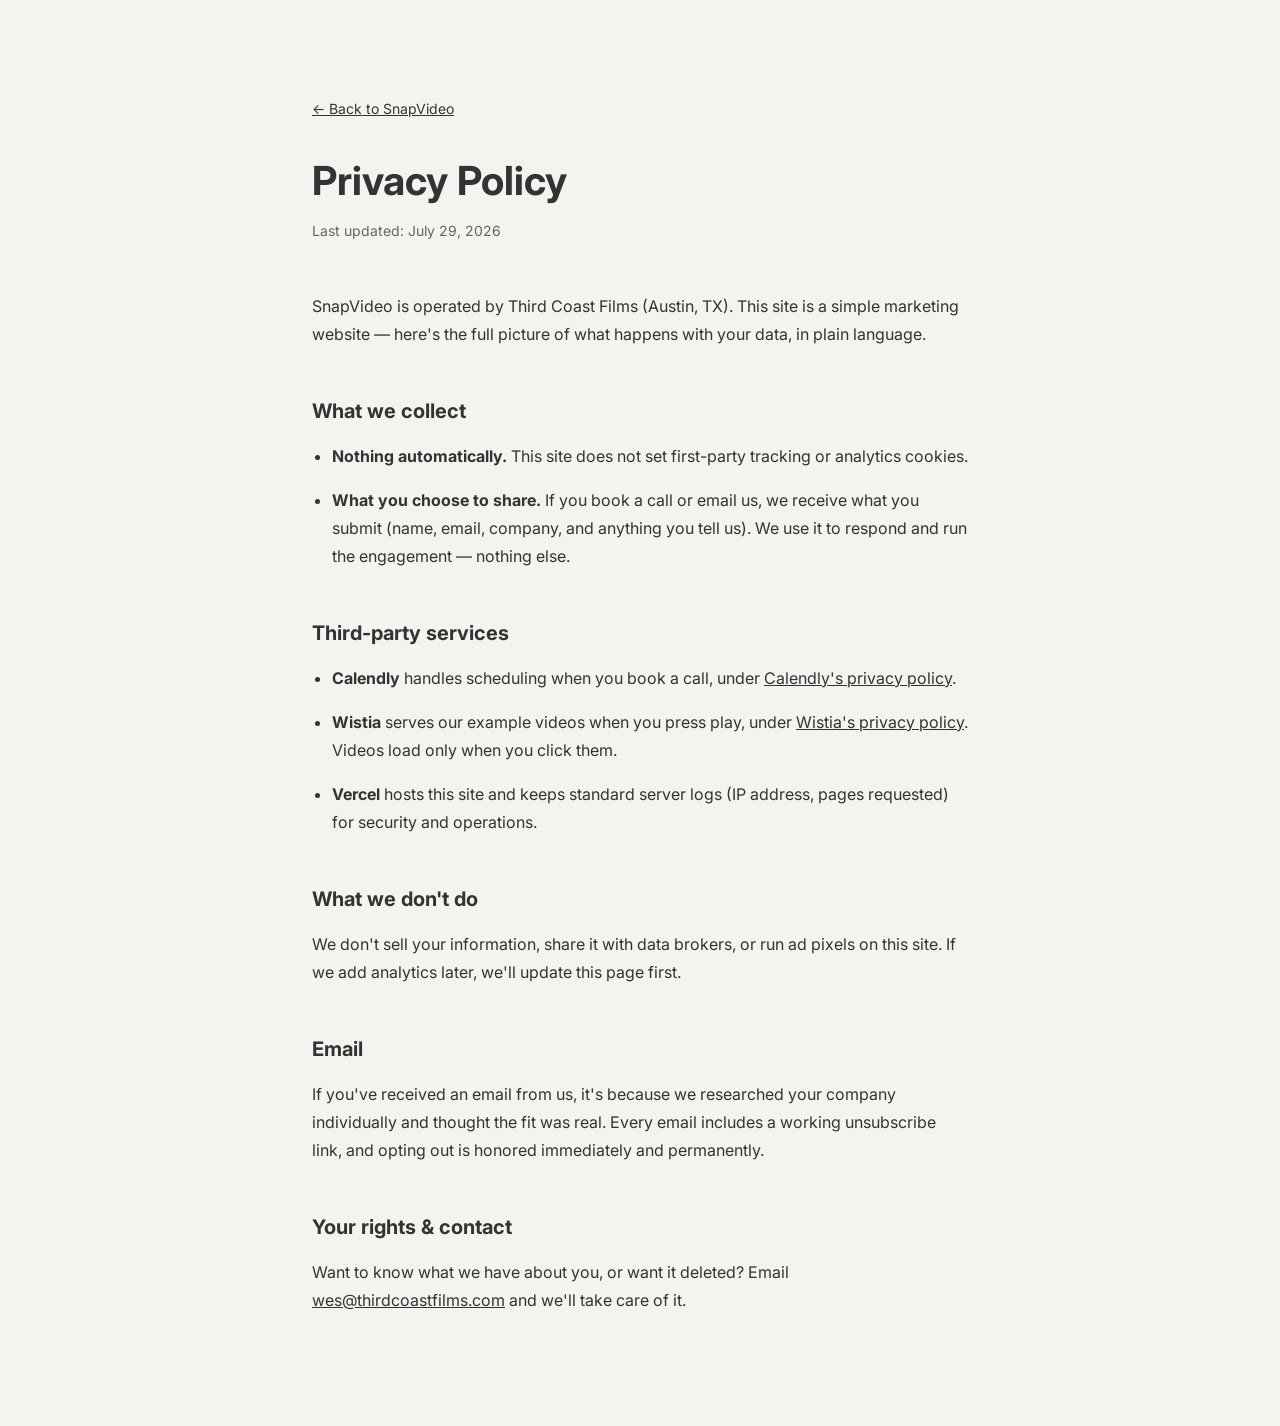
<file: privacy.html>
<!DOCTYPE html>
<html lang="en">
<head>
  <meta charset="UTF-8">
  <meta name="viewport" content="width=device-width, initial-scale=1.0">
  <title>Privacy Policy — SnapVideo</title>
  <meta name="robots" content="noindex">
  <link rel="icon" href="images/favicon.svg" type="image/svg+xml">
  <link rel="preconnect" href="https://fonts.googleapis.com">
  <link rel="preconnect" href="https://fonts.gstatic.com" crossorigin>
  <link href="https://fonts.googleapis.com/css2?family=Inter:wght@400..900&family=Libre+Baskerville:ital@1&display=swap" rel="stylesheet">
  <link rel="stylesheet" href="css/reset.css">
  <link rel="stylesheet" href="css/variables.css">
  <link rel="stylesheet" href="css/layout.css">
  <link rel="stylesheet" href="css/components.css">
  <style>
    .legal-page { max-width: 720px; margin: 0 auto; padding: var(--space-3xl) var(--space-lg); }
    .legal-page h1 { font-size: var(--font-size-3xl); margin-bottom: var(--space-xs); }
    .legal-page .updated { color: var(--color-text-light); font-size: var(--font-size-sm); margin-bottom: var(--space-xl); }
    .legal-page h2 { font-size: var(--font-size-lg); margin: var(--space-xl) 0 var(--space-sm); }
    .legal-page p, .legal-page li { color: var(--color-text); line-height: var(--line-height-relaxed); margin-bottom: var(--space-sm); }
    .legal-page ul { padding-left: 1.25rem; list-style: disc; }
    .legal-page a { text-decoration: underline; }
    .legal-back { display: inline-block; margin-bottom: var(--space-lg); font-size: var(--font-size-sm); }
  </style>
</head>
<body>
  <main class="legal-page">
    <a href="/" class="legal-back">&larr; Back to SnapVideo</a>
    <h1>Privacy Policy</h1>
    <p class="updated">Last updated: July 29, 2026</p>

    <p>SnapVideo is operated by Third Coast Films (Austin, TX). This site is a simple marketing website — here's the full picture of what happens with your data, in plain language.</p>

    <h2>What we collect</h2>
    <ul>
      <li><strong>Nothing automatically.</strong> This site does not set first-party tracking or analytics cookies.</li>
      <li><strong>What you choose to share.</strong> If you book a call or email us, we receive what you submit (name, email, company, and anything you tell us). We use it to respond and run the engagement — nothing else.</li>
    </ul>

    <h2>Third-party services</h2>
    <ul>
      <li><strong>Calendly</strong> handles scheduling when you book a call, under <a href="https://calendly.com/privacy" target="_blank" rel="noopener">Calendly's privacy policy</a>.</li>
      <li><strong>Wistia</strong> serves our example videos when you press play, under <a href="https://wistia.com/privacy" target="_blank" rel="noopener">Wistia's privacy policy</a>. Videos load only when you click them.</li>
      <li><strong>Vercel</strong> hosts this site and keeps standard server logs (IP address, pages requested) for security and operations.</li>
    </ul>

    <h2>What we don't do</h2>
    <p>We don't sell your information, share it with data brokers, or run ad pixels on this site. If we add analytics later, we'll update this page first.</p>

    <h2>Email</h2>
    <p>If you've received an email from us, it's because we researched your company individually and thought the fit was real. Every email includes a working unsubscribe link, and opting out is honored immediately and permanently.</p>

    <h2>Your rights &amp; contact</h2>
    <p>Want to know what we have about you, or want it deleted? Email <a href="mailto:wes@thirdcoastfilms.com">wes@thirdcoastfilms.com</a> and we'll take care of it.</p>
  </main>
</body>
</html>
</file>
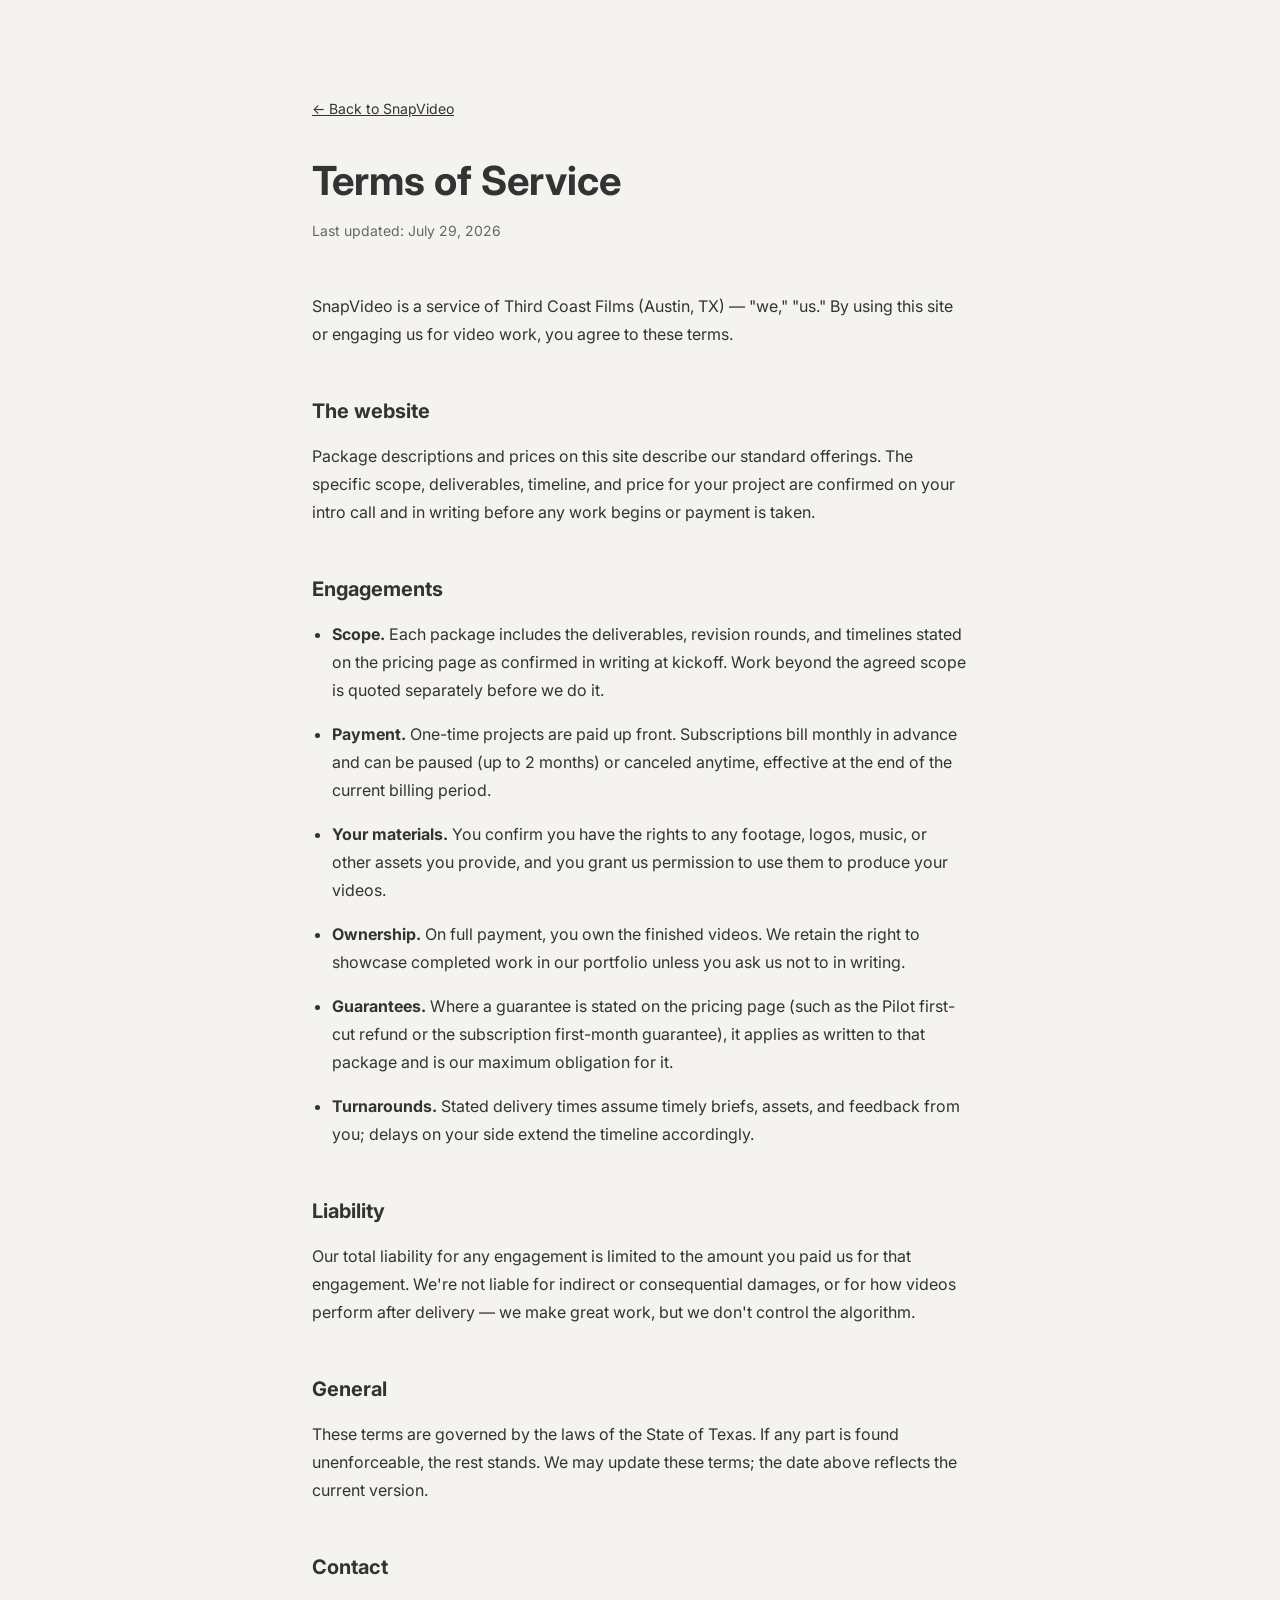
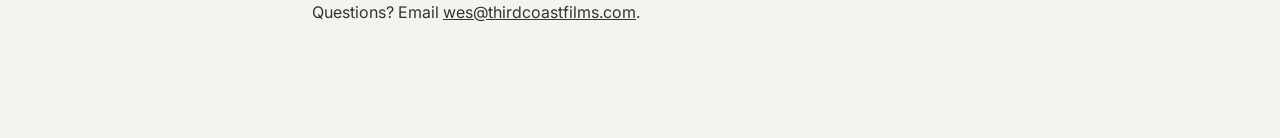
<file: terms.html>
<!DOCTYPE html>
<html lang="en">
<head>
  <meta charset="UTF-8">
  <meta name="viewport" content="width=device-width, initial-scale=1.0">
  <title>Terms of Service — SnapVideo</title>
  <meta name="robots" content="noindex">
  <link rel="icon" href="images/favicon.svg" type="image/svg+xml">
  <link rel="preconnect" href="https://fonts.googleapis.com">
  <link rel="preconnect" href="https://fonts.gstatic.com" crossorigin>
  <link href="https://fonts.googleapis.com/css2?family=Inter:wght@400..900&family=Libre+Baskerville:ital@1&display=swap" rel="stylesheet">
  <link rel="stylesheet" href="css/reset.css">
  <link rel="stylesheet" href="css/variables.css">
  <link rel="stylesheet" href="css/layout.css">
  <link rel="stylesheet" href="css/components.css">
  <style>
    .legal-page { max-width: 720px; margin: 0 auto; padding: var(--space-3xl) var(--space-lg); }
    .legal-page h1 { font-size: var(--font-size-3xl); margin-bottom: var(--space-xs); }
    .legal-page .updated { color: var(--color-text-light); font-size: var(--font-size-sm); margin-bottom: var(--space-xl); }
    .legal-page h2 { font-size: var(--font-size-lg); margin: var(--space-xl) 0 var(--space-sm); }
    .legal-page p, .legal-page li { color: var(--color-text); line-height: var(--line-height-relaxed); margin-bottom: var(--space-sm); }
    .legal-page ul { padding-left: 1.25rem; list-style: disc; }
    .legal-page a { text-decoration: underline; }
    .legal-back { display: inline-block; margin-bottom: var(--space-lg); font-size: var(--font-size-sm); }
  </style>
</head>
<body>
  <main class="legal-page">
    <a href="/" class="legal-back">&larr; Back to SnapVideo</a>
    <h1>Terms of Service</h1>
    <p class="updated">Last updated: July 29, 2026</p>

    <p>SnapVideo is a service of Third Coast Films (Austin, TX) — "we," "us." By using this site or engaging us for video work, you agree to these terms.</p>

    <h2>The website</h2>
    <p>Package descriptions and prices on this site describe our standard offerings. The specific scope, deliverables, timeline, and price for your project are confirmed on your intro call and in writing before any work begins or payment is taken.</p>

    <h2>Engagements</h2>
    <ul>
      <li><strong>Scope.</strong> Each package includes the deliverables, revision rounds, and timelines stated on the pricing page as confirmed in writing at kickoff. Work beyond the agreed scope is quoted separately before we do it.</li>
      <li><strong>Payment.</strong> One-time projects are paid up front. Subscriptions bill monthly in advance and can be paused (up to 2 months) or canceled anytime, effective at the end of the current billing period.</li>
      <li><strong>Your materials.</strong> You confirm you have the rights to any footage, logos, music, or other assets you provide, and you grant us permission to use them to produce your videos.</li>
      <li><strong>Ownership.</strong> On full payment, you own the finished videos. We retain the right to showcase completed work in our portfolio unless you ask us not to in writing.</li>
      <li><strong>Guarantees.</strong> Where a guarantee is stated on the pricing page (such as the Pilot first-cut refund or the subscription first-month guarantee), it applies as written to that package and is our maximum obligation for it.</li>
      <li><strong>Turnarounds.</strong> Stated delivery times assume timely briefs, assets, and feedback from you; delays on your side extend the timeline accordingly.</li>
    </ul>

    <h2>Liability</h2>
    <p>Our total liability for any engagement is limited to the amount you paid us for that engagement. We're not liable for indirect or consequential damages, or for how videos perform after delivery — we make great work, but we don't control the algorithm.</p>

    <h2>General</h2>
    <p>These terms are governed by the laws of the State of Texas. If any part is found unenforceable, the rest stands. We may update these terms; the date above reflects the current version.</p>

    <h2>Contact</h2>
    <p>Questions? Email <a href="mailto:wes@thirdcoastfilms.com">wes@thirdcoastfilms.com</a>.</p>
  </main>
</body>
</html>
</file>
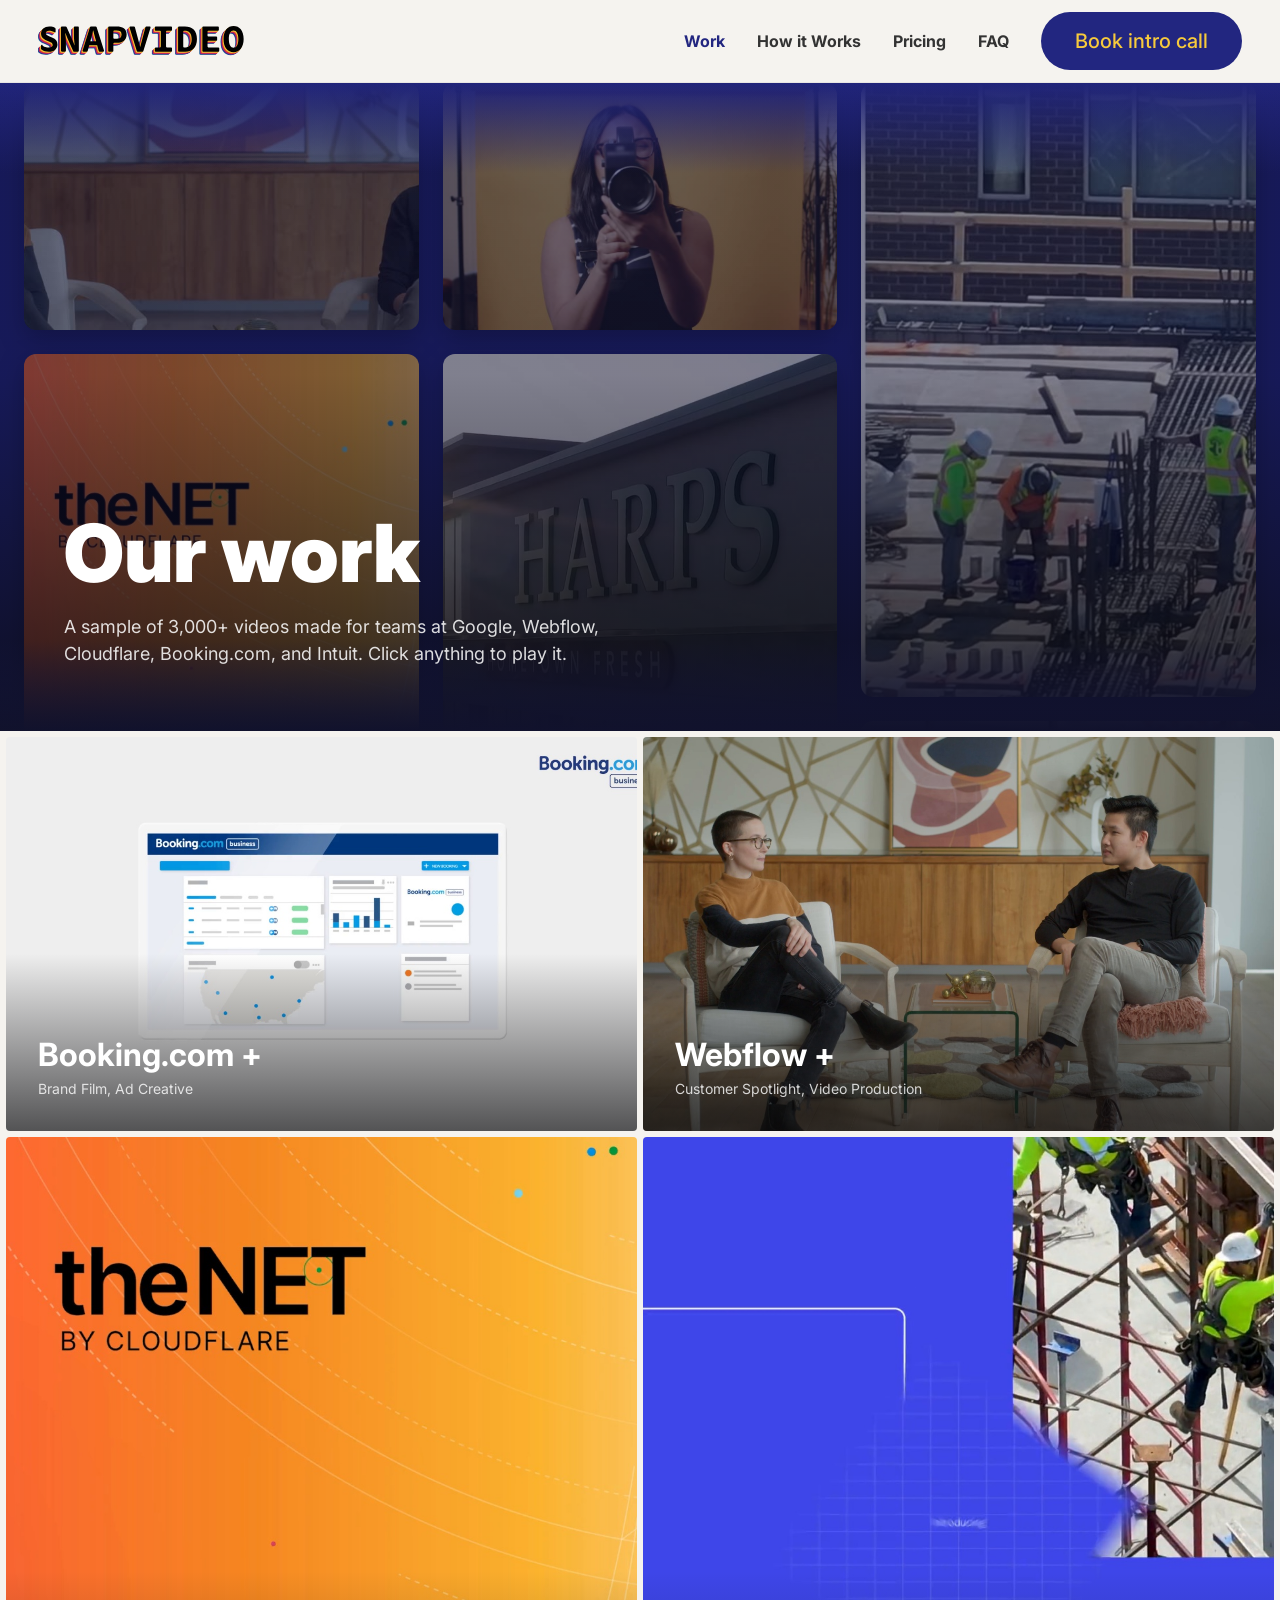
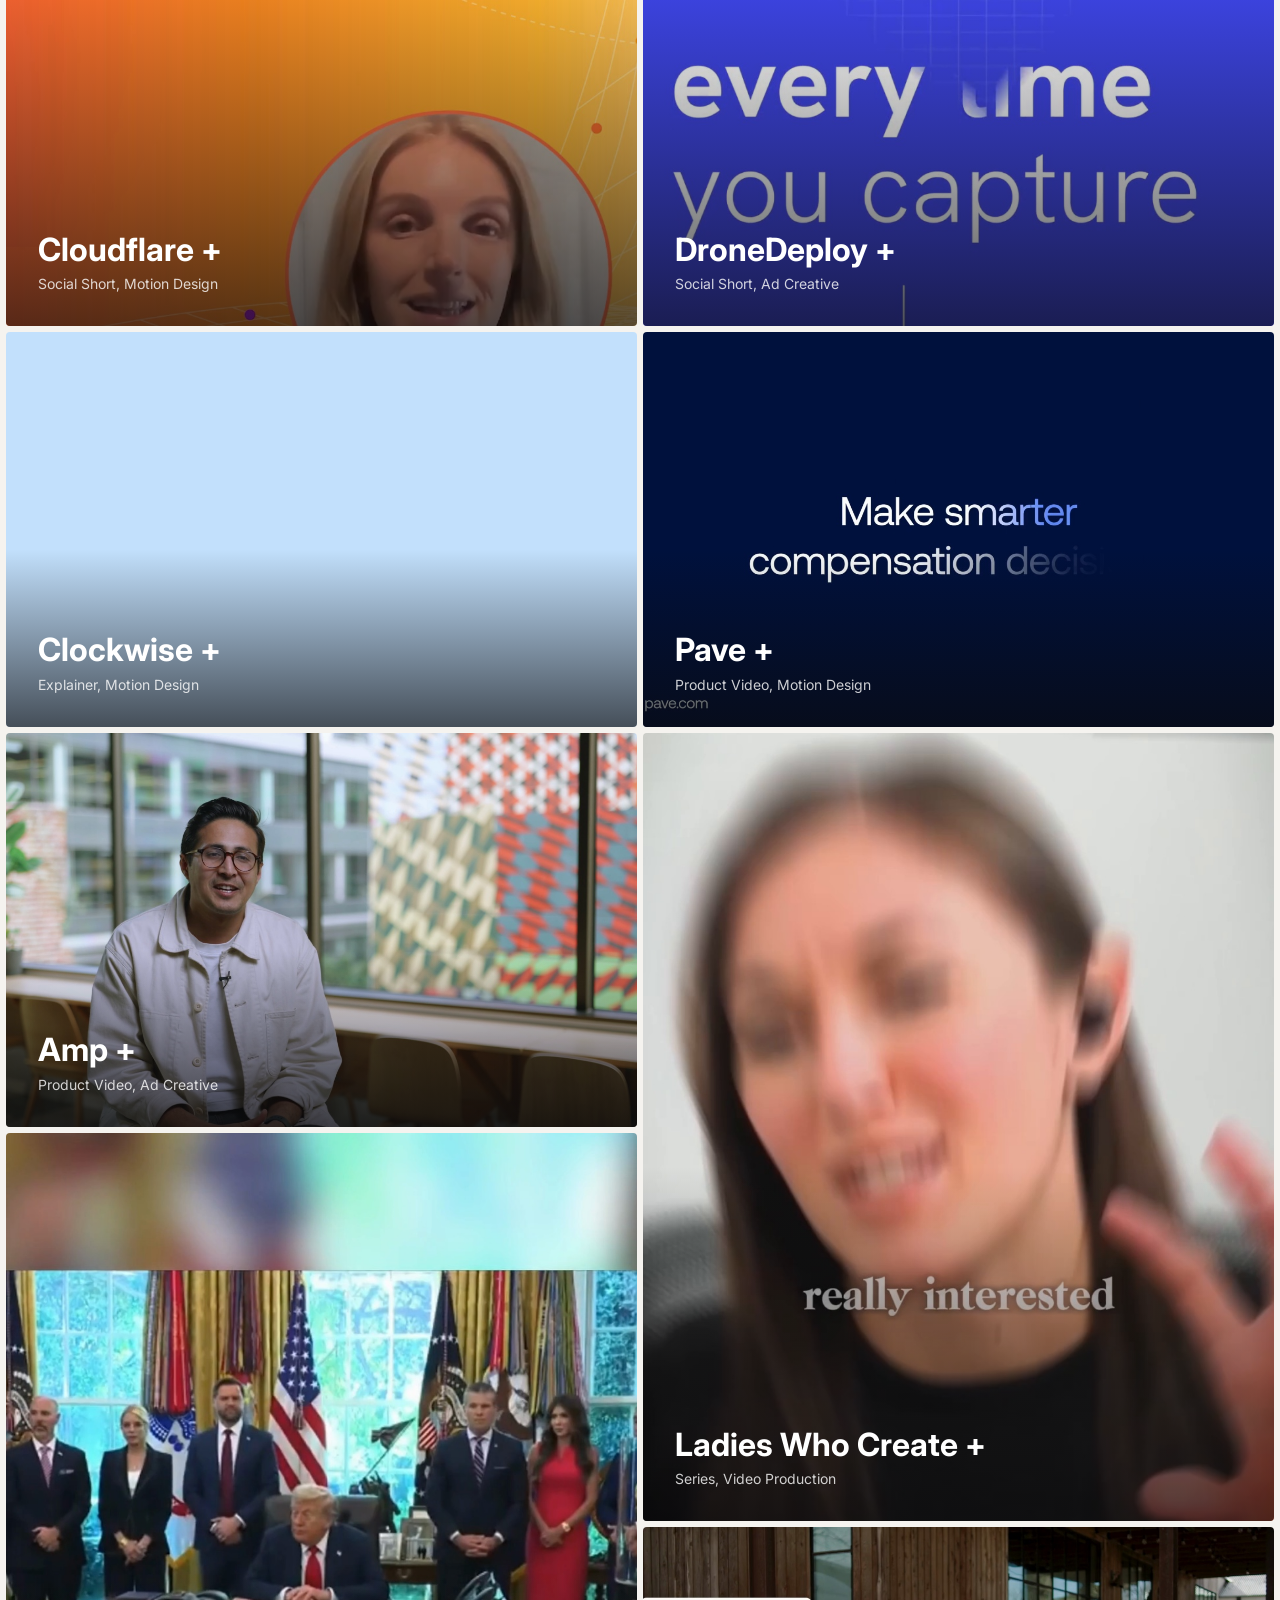
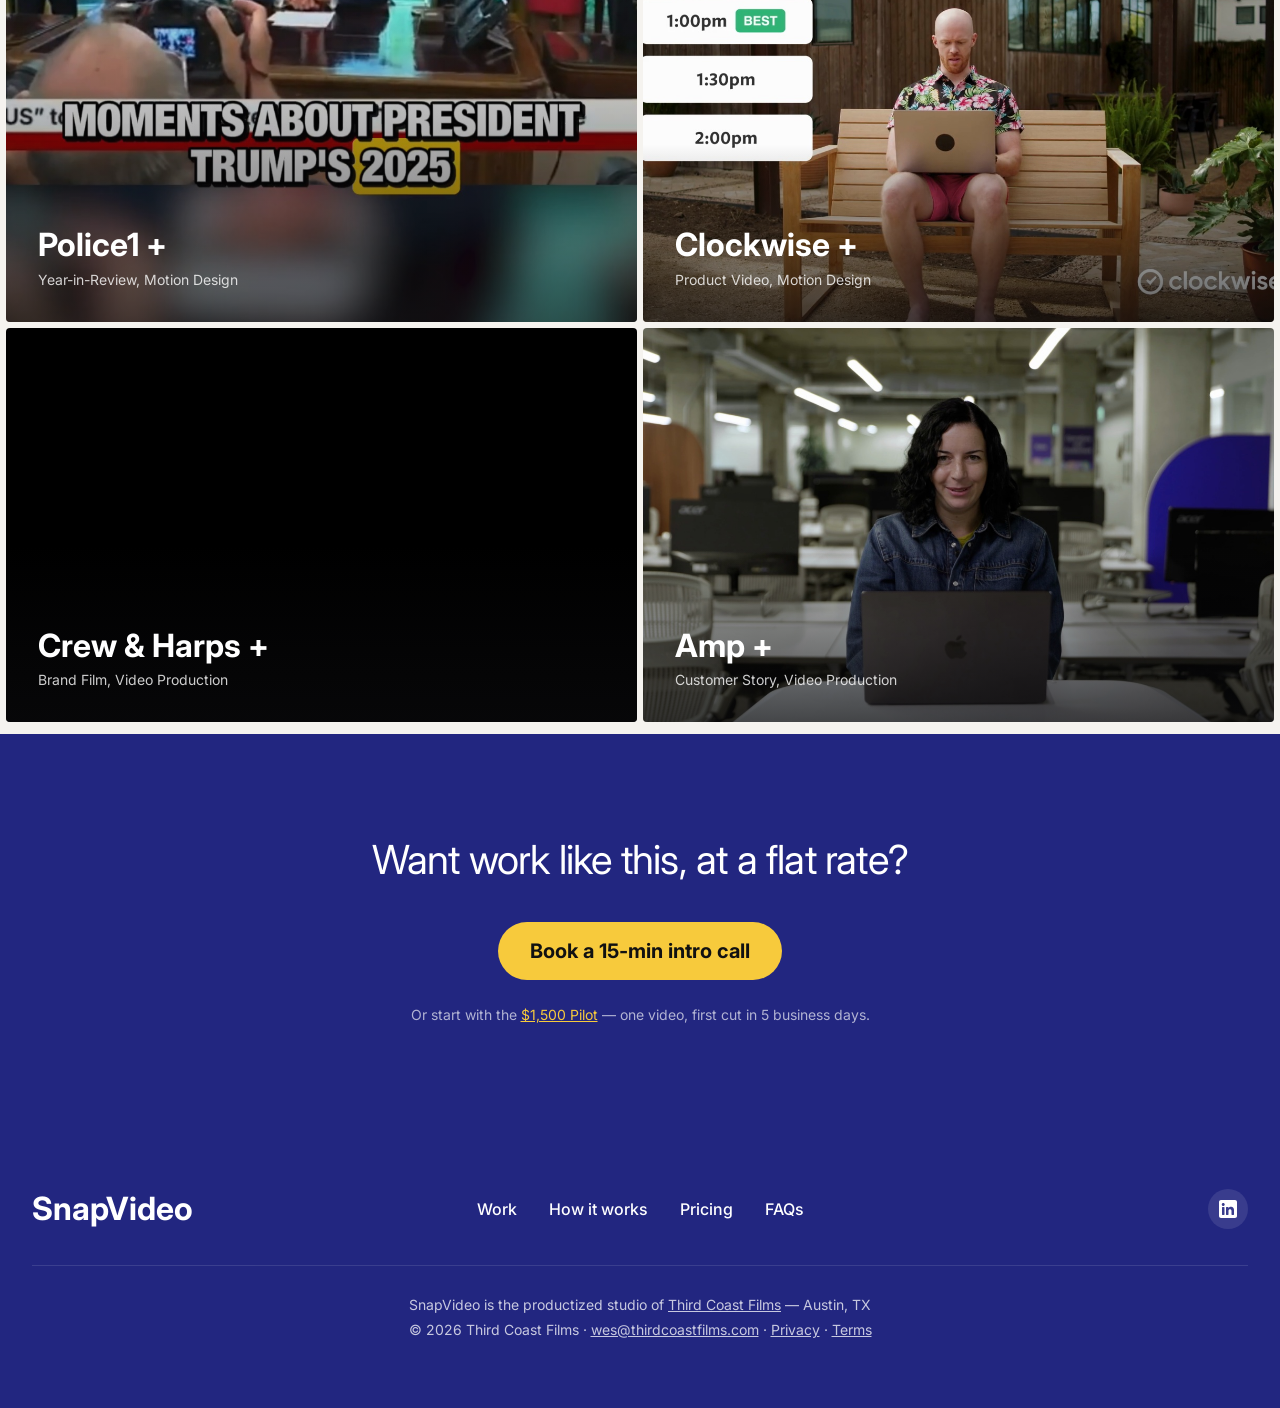
<file: work.html>
<!DOCTYPE html>
<html lang="en">
<head>
  <meta charset="UTF-8">
  <meta name="viewport" content="width=device-width, initial-scale=1.0">
  <title>Our Work — SnapVideo</title>
  <meta name="description" content="A sample of 3,000+ videos produced for teams at Google, Webflow, Cloudflare, Booking.com, and Intuit — brand films, product videos, and social shorts by SnapVideo.">

  <link rel="icon" href="images/favicon.svg" type="image/svg+xml">
  <link rel="shortcut icon" href="images/favicon.svg" type="image/svg+xml">

  <meta property="og:type" content="website">
  <meta property="og:title" content="Our Work — SnapVideo">
  <meta property="og:description" content="Brand films, product videos, and social shorts for Google, Webflow, Cloudflare, Booking.com, and more.">
  <meta property="og:image" content="images/work/webflow.jpg">

  <link rel="preconnect" href="https://fonts.googleapis.com">
  <link rel="preconnect" href="https://fonts.gstatic.com" crossorigin>
  <link href="https://fonts.googleapis.com/css2?family=Inter:wght@400..900&family=Libre+Baskerville:ital@1&display=swap" rel="stylesheet">

  <link rel="stylesheet" href="css/reset.css">
  <link rel="stylesheet" href="css/variables.css">
  <link rel="stylesheet" href="css/layout.css">
  <link rel="stylesheet" href="css/components.css">
</head>
<body>
  <!-- Navigation -->
  <nav class="navbar" id="navbar">
    <div class="container">
      <div class="nav-wrapper">
        <a href="/" class="logo">
          <img src="images/logos/Group-145.svg" alt="SnapVideo Logo" width="205" height="30">
        </a>

        <div class="nav-menu" id="navMenu">
          <a href="/work" class="nav-link nav-link-active">Work</a>
          <a href="/#how-it-works" class="nav-link">How it Works</a>
          <a href="/#pricing" class="nav-link">Pricing</a>
          <a href="/#faq" class="nav-link">FAQ</a>
          <a href="https://calendly.com/third-coast-films/wes-intro?utm_medium=site&utm_content=work-nav" class="btn btn-primary">Book intro call</a>
        </div>

        <button class="mobile-menu-toggle" id="mobileMenuToggle" aria-label="Toggle menu">
          <span></span>
          <span></span>
          <span></span>
        </button>
      </div>
    </div>
  </nav>

  <!-- Looping reel hero -->
  <section class="work-hero work-hero-mosaic">
    <div class="hero-mosaic">
      <div class="mosaic-col">
        <div class="mosaic-track">
          <figure class="mosaic-tile tile-h" data-wistia="uh50zetyph" data-aspect="horizontal"><img src="images/posters/bold/eyes.jpg" alt="Webflow customer spotlight" loading="eager"></figure>
          <figure class="mosaic-tile tile-v" data-wistia="40bmx93vp7" data-aspect="vertical"><img src="images/posters/cloudflare.jpg" alt="Cloudflare social video" loading="eager"></figure>
          <figure class="mosaic-tile tile-h" data-wistia="u2gprnw8yn" data-aspect="horizontal"><img src="images/posters/bold/bakery.jpg" alt="Harps brand film" loading="eager"></figure>
          <figure class="mosaic-tile tile-h" data-wistia="xc7o5ytvxt" data-aspect="horizontal"><img src="images/work/yana-amp.jpg" alt="Amp customer story" loading="eager"></figure>
          <figure class="mosaic-tile tile-h" aria-hidden="true" data-wistia="uh50zetyph" data-aspect="horizontal"><img src="images/posters/bold/eyes.jpg" alt="" loading="lazy"></figure>
          <figure class="mosaic-tile tile-v" aria-hidden="true" data-wistia="40bmx93vp7" data-aspect="vertical"><img src="images/posters/cloudflare.jpg" alt="" loading="lazy"></figure>
          <figure class="mosaic-tile tile-h" aria-hidden="true" data-wistia="u2gprnw8yn" data-aspect="horizontal"><img src="images/posters/bold/bakery.jpg" alt="" loading="lazy"></figure>
          <figure class="mosaic-tile tile-h" aria-hidden="true" data-wistia="xc7o5ytvxt" data-aspect="horizontal"><img src="images/work/yana-amp.jpg" alt="" loading="lazy"></figure>
        </div>
      </div>
      <div class="mosaic-col mosaic-col-down">
        <div class="mosaic-track">
          <figure class="mosaic-tile tile-h" data-wistia="22vugf3efn" data-aspect="horizontal"><img src="images/posters/bold/scripthooks.jpg" alt="Introducing ScriptHooks" loading="eager"></figure>
          <figure class="mosaic-tile tile-v" data-wistia="u2gprnw8yn" data-aspect="horizontal"><img src="images/posters/bold/storefront.jpg" alt="Harps storefront at golden hour" loading="eager"></figure>
          <figure class="mosaic-tile tile-h" data-wistia="uh50zetyph" data-aspect="horizontal"><img src="images/posters/bold/interview.jpg" alt="Webflow interview" loading="eager"></figure>
          <figure class="mosaic-tile tile-h" data-wistia="u2gprnw8yn" data-aspect="horizontal"><img src="images/posters/bold/aisle.jpg" alt="Harps grocery aisle" loading="eager"></figure>
          <figure class="mosaic-tile tile-h" data-wistia="uh50zetyph" data-aspect="horizontal"><img src="images/posters/bold/drone.jpg" alt="Chipotle drone shot" loading="eager"></figure>
          <figure class="mosaic-tile tile-h" aria-hidden="true" data-wistia="22vugf3efn" data-aspect="horizontal"><img src="images/posters/bold/scripthooks.jpg" alt="" loading="lazy"></figure>
          <figure class="mosaic-tile tile-v" aria-hidden="true" data-wistia="u2gprnw8yn" data-aspect="horizontal"><img src="images/posters/bold/storefront.jpg" alt="" loading="lazy"></figure>
          <figure class="mosaic-tile tile-h" aria-hidden="true" data-wistia="uh50zetyph" data-aspect="horizontal"><img src="images/posters/bold/interview.jpg" alt="" loading="lazy"></figure>
          <figure class="mosaic-tile tile-h" aria-hidden="true" data-wistia="u2gprnw8yn" data-aspect="horizontal"><img src="images/posters/bold/aisle.jpg" alt="" loading="lazy"></figure>
          <figure class="mosaic-tile tile-h" aria-hidden="true" data-wistia="uh50zetyph" data-aspect="horizontal"><img src="images/posters/bold/drone.jpg" alt="" loading="lazy"></figure>
        </div>
      </div>
      <div class="mosaic-col">
        <div class="mosaic-track">
          <figure class="mosaic-tile tile-v" data-wistia="xewwy4f3vw" data-aspect="vertical"><img src="images/posters/bold/construction.jpg" alt="DroneDeploy construction site" loading="eager"></figure>
          <figure class="mosaic-tile tile-h" data-wistia="jedukj2aw4" data-aspect="horizontal"><img src="images/work/amp-replit.jpg" alt="Amp product video" loading="eager"></figure>
          <figure class="mosaic-tile tile-h" data-wistia="u2gprnw8yn" data-aspect="horizontal"><img src="images/posters/bold/produce.jpg" alt="Harps produce section" loading="eager"></figure>
          <figure class="mosaic-tile tile-h" data-wistia="u2gprnw8yn" data-aspect="horizontal"><img src="images/posters/bold/checkout.jpg" alt="Harps checkout" loading="eager"></figure>
          <figure class="mosaic-tile tile-v" aria-hidden="true" data-wistia="xewwy4f3vw" data-aspect="vertical"><img src="images/posters/bold/construction.jpg" alt="" loading="lazy"></figure>
          <figure class="mosaic-tile tile-h" aria-hidden="true" data-wistia="jedukj2aw4" data-aspect="horizontal"><img src="images/work/amp-replit.jpg" alt="" loading="lazy"></figure>
          <figure class="mosaic-tile tile-h" aria-hidden="true" data-wistia="u2gprnw8yn" data-aspect="horizontal"><img src="images/posters/bold/produce.jpg" alt="" loading="lazy"></figure>
          <figure class="mosaic-tile tile-h" aria-hidden="true" data-wistia="u2gprnw8yn" data-aspect="horizontal"><img src="images/posters/bold/checkout.jpg" alt="" loading="lazy"></figure>
        </div>
      </div>
    </div>
    <div class="work-hero-overlay">
      <h1>Our work</h1>
      <p>A sample of 3,000+ videos made for teams at Google, Webflow, Cloudflare, Booking.com, and Intuit. Click anything to play it.</p>
    </div>
  </section>

  <!-- Full-bleed work grid -->
  <section class="work-grid" id="work">
    <div class="work-col">
      <figure class="work-tile tile-wide" data-wistia="fidkqrjjss" data-aspect="horizontal">
        <img src="images/work/booking.jpg" alt="Booking.com brand film" loading="lazy">
        <figcaption><span class="work-client">Booking.com +</span><span class="work-tags">Brand Film, Ad Creative</span></figcaption>
      </figure>
      <figure class="work-tile tile-tall" data-wistia="40bmx93vp7" data-aspect="vertical">
        <img src="images/work/cloudflare.jpg" alt="Cloudflare social short" loading="lazy">
        <figcaption><span class="work-client">Cloudflare +</span><span class="work-tags">Social Short, Motion Design</span></figcaption>
      </figure>
      <figure class="work-tile tile-wide" data-wistia="ag08w6ft40" data-aspect="horizontal">
        <img src="images/work/clockwise.jpg" alt="Clockwise explainer" loading="lazy">
        <figcaption><span class="work-client">Clockwise +</span><span class="work-tags">Explainer, Motion Design</span></figcaption>
      </figure>
      <figure class="work-tile tile-wide" data-wistia="jedukj2aw4" data-aspect="horizontal">
        <img src="images/work/amp-replit.jpg" alt="Amp product video" loading="lazy">
        <figcaption><span class="work-client">Amp +</span><span class="work-tags">Product Video, Ad Creative</span></figcaption>
      </figure>
      <figure class="work-tile tile-tall" data-wistia="oj8pc8sztv" data-aspect="vertical">
        <img src="images/work/police1.jpg" alt="Police1 2025 recap" loading="lazy">
        <figcaption><span class="work-client">Police1 +</span><span class="work-tags">Year-in-Review, Motion Design</span></figcaption>
      </figure>
      <figure class="work-tile tile-wide" data-wistia="u2gprnw8yn" data-aspect="horizontal">
        <img src="images/work/crewharps.jpg" alt="Crew and Harps brand film" loading="lazy">
        <figcaption><span class="work-client">Crew &amp; Harps +</span><span class="work-tags">Brand Film, Video Production</span></figcaption>
      </figure>
    </div>
    <div class="work-col">
      <figure class="work-tile tile-wide" data-wistia="uh50zetyph" data-aspect="horizontal">
        <img src="images/work/webflow.jpg" alt="Webflow customer spotlight" loading="lazy">
        <figcaption><span class="work-client">Webflow +</span><span class="work-tags">Customer Spotlight, Video Production</span></figcaption>
      </figure>
      <figure class="work-tile tile-tall" data-wistia="xewwy4f3vw" data-aspect="vertical">
        <img src="images/work/dronedeploy.jpg" alt="DroneDeploy social short" loading="lazy">
        <figcaption><span class="work-client">DroneDeploy +</span><span class="work-tags">Social Short, Ad Creative</span></figcaption>
      </figure>
      <figure class="work-tile tile-wide" data-wistia="hzxhc5h22k" data-aspect="horizontal">
        <img src="images/work/pave.jpg" alt="Pave product video" loading="lazy">
        <figcaption><span class="work-client">Pave +</span><span class="work-tags">Product Video, Motion Design</span></figcaption>
      </figure>
      <figure class="work-tile tile-tall" data-wistia="mkg8zffuge" data-aspect="vertical">
        <img src="images/work/ladieswhocreate.jpg" alt="Ladies Who Create series" loading="lazy">
        <figcaption><span class="work-client">Ladies Who Create +</span><span class="work-tags">Series, Video Production</span></figcaption>
      </figure>
      <figure class="work-tile tile-wide" data-wistia="eo5ohkn5ao" data-aspect="horizontal">
        <img src="images/work/clockwise2.jpg" alt="Clockwise product video" loading="lazy">
        <figcaption><span class="work-client">Clockwise +</span><span class="work-tags">Product Video, Motion Design</span></figcaption>
      </figure>
      <figure class="work-tile tile-wide" data-wistia="xc7o5ytvxt" data-aspect="horizontal">
        <img src="images/work/yana-amp.jpg" alt="Amp customer story" loading="lazy">
        <figcaption><span class="work-client">Amp +</span><span class="work-tags">Customer Story, Video Production</span></figcaption>
      </figure>
    </div>
  </section>

  <!-- CTA band -->
  <section class="work-cta">
    <h2>Want work like this, at a flat rate?</h2>
    <a href="https://calendly.com/third-coast-films/wes-intro?utm_medium=site&utm_content=work-cta" class="btn btn-hero">Book a 15-min intro call</a>
    <p class="work-cta-note">Or start with the <a href="/#pricing">$1,500 Pilot</a> — one video, first cut in 5 business days.</p>
  </section>

  <!-- Footer -->
  <footer class="footer">
    <div class="container">
      <div class="footer-wrapper">
        <div class="footer-brand">
          <a href="/" class="logo">SnapVideo</a>
        </div>

        <nav class="footer-nav">
          <a href="/work">Work</a>
          <a href="/#how-it-works">How it works</a>
          <a href="/#pricing">Pricing</a>
          <a href="/#faq">FAQs</a>
        </nav>

        <div class="footer-social">
          <a href="https://www.linkedin.com/company/third-coast-films" target="_blank" rel="noopener" aria-label="LinkedIn">
            <svg width="24" height="24" viewBox="0 0 24 24" fill="none" xmlns="http://www.w3.org/2000/svg">
              <path fill-rule="evenodd" clip-rule="evenodd" d="M5 3H19C20.1046 3 21 3.89543 21 5V19C21 20.1046 20.1046 21 19 21H5C3.89543 21 3 20.1046 3 19V5C3 3.89543 3.89543 3 5 3ZM8 18C8.27614 18 8.5 17.7761 8.5 17.5V10.5C8.5 10.2239 8.27614 10 8 10H6.5C6.22386 10 6 10.2239 6 10.5V17.5C6 17.7761 6.22386 18 6.5 18H8ZM7.25 9C6.42157 9 5.75 8.32843 5.75 7.5C5.75 6.67157 6.42157 6 7.25 6C8.07843 6 8.75 6.67157 8.75 7.5C8.75 8.32843 8.07843 9 7.25 9ZM17.5 18C17.7761 18 18 17.7761 18 17.5V12.9C18.0325 11.3108 16.8576 9.95452 15.28 9.76C14.177 9.65925 13.1083 10.1744 12.5 11.1V10.5C12.5 10.2239 12.2761 10 12 10H10.5C10.2239 10 10 10.2239 10 10.5V17.5C10 17.7761 10.2239 18 10.5 18H12C12.2761 18 12.5 17.7761 12.5 17.5V13.75C12.5 12.9216 13.1716 12.25 14 12.25C14.8284 12.25 15.5 12.9216 15.5 13.75V17.5C15.5 17.7761 15.7239 18 16 18H17.5Z" fill="currentColor"/>
            </svg>
          </a>
        </div>
      </div>

      <div class="footer-legal">
        <p>SnapVideo is the productized studio of <a href="https://thirdcoastfilms.com" target="_blank" rel="noopener">Third Coast Films</a> &mdash; Austin, TX</p>
        <p>&copy; 2026 Third Coast Films &middot; <a href="mailto:wes@thirdcoastfilms.com">wes@thirdcoastfilms.com</a> &middot; <a href="/privacy">Privacy</a> &middot; <a href="/terms">Terms</a></p>
      </div>
    </div>
  </footer>

  <script src="js/tracking.js"></script>
  <script src="js/lightbox.js"></script>
</body>
</html>
</file>
<file: css/variables.css>
/* CSS Custom Properties (Variables) */
:root {
  /* Colors — Bold palette: indigo is the structural dark, chalk is the light */
  --color-primary: #222680;
  --color-text: #333333;
  --color-text-light: #666666;
  --color-bg: #F5F3EF;
  --color-bg-light: #ECE8DF;
  --color-border: #E1DCD0;

  /* Accent Colors (for flip cards) */
  --color-pink: #ffd6e8;
  --color-yellow: #fff4cc;
  --color-lavender: #e6d5ff;
  --color-green: #d5ffe6;

  /* Brand palette (from the SNAPVIDEO wordmark offsets) */
  --brand-yellow: #F7CA3C;
  --brand-orange: #E57C30;
  --brand-red: #DA2D27;
  --brand-magenta: #A12489;
  --brand-blue: #3385AA;
  --brand-indigo: #222680;

  /* Soft solid tints for section blocks */
  --tint-yellow: #FBF1D4;
  --tint-pink: #F7E8F3;
  --tint-blue: #E4EFF5;
  --tint-orange: #FBEBDC;

  /* Spacing */
  --space-xs: 0.5rem;    /* 8px */
  --space-sm: 1rem;      /* 16px */
  --space-md: 1.5rem;    /* 24px */
  --space-lg: 2rem;      /* 32px */
  --space-xl: 3rem;      /* 48px */
  --space-2xl: 4rem;     /* 64px */
  --space-3xl: 6rem;     /* 96px */
  --space-4xl: 8rem;     /* 128px */

  /* Typography */
  --font-family: 'Inter', 'Avenir Next', 'Segoe UI', Helvetica, sans-serif;
  --font-display: 'Avenir Next', 'Avenir', 'Inter', 'Segoe UI', sans-serif;
  --font-serif: 'Baskerville', 'Libre Baskerville', 'Times New Roman', serif;

  --font-size-sm: 0.875rem;   /* 14px */
  --font-size-base: 1rem;     /* 16px */
  --font-size-md: 1.125rem;   /* 18px */
  --font-size-lg: 1.25rem;    /* 20px */
  --font-size-xl: 1.5rem;     /* 24px */
  --font-size-2xl: 2rem;      /* 32px */
  --font-size-3xl: 2.5rem;    /* 40px */
  --font-size-4xl: 3.5rem;    /* 56px */
  --font-size-5xl: 5rem;      /* 80px */

  --font-weight-normal: 400;
  --font-weight-medium: 500;
  --font-weight-bold: 700;
  --font-weight-black: 900;

  --line-height-tight: 1.1;
  --line-height-normal: 1.5;
  --line-height-relaxed: 1.75;

  /* Layout */
  --container-max-width: 1280px;
  --container-padding: var(--space-lg);

  /* Border Radius */
  --radius-sm: 4px;
  --radius-md: 8px;
  --radius-lg: 12px;
  --radius-xl: 16px;
  --radius-full: 100px;

  /* Shadows */
  --shadow-sm: 0 1px 2px 0 rgba(0, 0, 0, 0.05);
  --shadow-md: 0 4px 6px -1px rgba(0, 0, 0, 0.1);
  --shadow-lg: 0 10px 15px -3px rgba(0, 0, 0, 0.1);
  --shadow-xl: 0 20px 25px -5px rgba(0, 0, 0, 0.1);

  /* Transitions */
  --transition-fast: 150ms ease;
  --transition-base: 250ms ease;
  --transition-slow: 400ms ease;

  /* Z-index */
  --z-base: 1;
  --z-dropdown: 10;
  --z-sticky: 100;
  --z-nav: 200;
  --z-modal: 300;
}

/* Responsive Font Sizes */
@media (max-width: 768px) {
  :root {
    --font-size-4xl: 2.5rem;   /* 40px on mobile */
    --font-size-5xl: 3rem;     /* 48px on mobile */
  }
}
</file>
<file: css/layout.css>
/* Layout Styles */
body {
  font-family: var(--font-family);
  font-size: var(--font-size-base);
  color: var(--color-text);
  background: linear-gradient(180deg, #f8f9fa 0%, #ffffff 100%);
  min-height: 100vh;
}

/* Container */
.container {
  width: 100%;
  max-width: var(--container-max-width);
  margin: 0 auto;
  padding: 0 var(--container-padding);
}

/* Navigation */
.navbar {
  position: sticky;
  top: 0;
  z-index: var(--z-nav);
  background: rgba(255, 255, 255, 0.95);
  backdrop-filter: blur(10px);
  padding: var(--space-lg) 0;
  border-bottom: 1px solid rgba(0, 0, 0, 0.05);
}

.nav-wrapper {
  display: flex;
  align-items: center;
  justify-content: space-between;
  gap: var(--space-lg);
}

.logo {
  display: flex;
  align-items: center;
  gap: var(--space-sm);
  font-size: var(--font-size-xl);
  font-weight: var(--font-weight-bold);
  color: var(--color-primary);
}

.logo img {
  width: auto;
  height: 30px;
}

.nav-menu {
  display: flex;
  align-items: center;
  gap: var(--space-lg);
}

.nav-link {
  font-size: var(--font-size-base);
  font-weight: var(--font-weight-bold);
  color: var(--color-text);
  transition: color var(--transition-base);
}

.nav-link:hover {
  color: var(--color-primary);
}

.mobile-menu-toggle {
  display: none;
  flex-direction: column;
  gap: 5px;
  width: 30px;
  height: 24px;
}

.mobile-menu-toggle span {
  display: block;
  width: 100%;
  height: 3px;
  background: var(--color-primary);
  border-radius: 2px;
  transition: all var(--transition-base);
}

/* Hero */
.hero {
  padding: var(--space-4xl) 0;
  text-align: center;
  position: relative;
  overflow: hidden;
}

.perspective-grid {
  position: absolute;
  top: 0;
  left: 0;
  width: 100%;
  height: 100%;
  pointer-events: none;
  z-index: 0;
}

.hero-content {
  position: relative;
  z-index: 1;
  max-width: 1040px;
  margin: 0 auto;
  position: relative;
  z-index: 1;
}

.hero-title {
  font-size: var(--font-size-5xl);
  font-weight: var(--font-weight-black);
  line-height: var(--line-height-tight);
  margin-bottom: var(--space-lg);
  color: var(--color-primary);
}

.hero-subtitle {
  font-size: var(--font-size-lg);
  font-weight: var(--font-weight-medium);
  line-height: var(--line-height-relaxed);
  margin-bottom: var(--space-2xl);
  max-width: 873px;
  margin-left: auto;
  margin-right: auto;
  color: var(--color-text);
}

/* Clients */
.clients {
  padding: var(--space-3xl) 0;
  overflow: hidden;
}

.clients-heading {
  text-align: center;
  font-size: var(--font-size-sm);
  font-weight: var(--font-weight-bold);
  letter-spacing: 0.05em;
  color: var(--color-text-light);
  margin-bottom: var(--space-2xl);
}

.clients-wrapper {
  overflow: hidden;
  -webkit-mask-image: linear-gradient(to right, transparent, black 10%, black 90%, transparent);
  mask-image: linear-gradient(to right, transparent, black 10%, black 90%, transparent);
}

.clients-scroll {
  display: flex;
  width: fit-content;
}

.clients-track {
  display: flex;
  align-items: center;
  gap: 4rem;
  padding: var(--space-lg) 0;
  flex-shrink: 0;
}

.clients-track img {
  height: 40px;
  width: auto;
  max-width: 160px;
  min-width: 80px;
  object-fit: contain;
  opacity: 0.9;
  transition: opacity var(--transition-base);
  filter: grayscale(100%) brightness(0);
  flex-shrink: 0;
  margin: 0 2rem;
  display: inline-block;
}

.clients-track img:hover {
  opacity: 1;
  filter: grayscale(0%);
}

/* Portfolio */
.portfolio {
  padding: var(--space-3xl) 0;
}

.section-title {
  font-size: var(--font-size-3xl);
  font-weight: var(--font-weight-black);
  text-align: center;
  margin-bottom: var(--space-lg);
  color: var(--color-primary);
  position: relative;
  padding-bottom: 20px;
}

.section-title::after {
  content: '';
  position: absolute;
  bottom: 0;
  left: 50%;
  transform: translateX(-50%);
  width: 60px;
  height: 4px;
  background: linear-gradient(90deg, var(--brand-red) 0%, var(--brand-orange) 100%);
  border-radius: 2px;
}

.section-subtitle {
  font-size: var(--font-size-lg);
  text-align: center;
  margin-bottom: var(--space-2xl);
  max-width: 800px;
  margin-left: auto;
  margin-right: auto;
  color: var(--color-text);
}

/* How It Works */
.how-it-works {
  padding: var(--space-3xl) 0;
}

.process-tabs {
  max-width: 1000px;
  margin: var(--space-3xl) auto 0;
}

.tab-buttons {
  display: grid;
  grid-template-columns: repeat(3, 1fr);
  gap: var(--space-lg);
  margin-bottom: var(--space-2xl);
}

.tab-button {
  display: flex;
  flex-direction: column;
  align-items: center;
  gap: var(--space-sm);
  padding: var(--space-xl);
  background: white;
  border: 3px solid var(--color-border);
  border-radius: var(--radius-xl);
  cursor: pointer;
  transition: all var(--transition-base);
  position: relative;
  overflow: hidden;
}

.tab-button::before {
  content: '';
  position: absolute;
  top: 0;
  left: 0;
  right: 0;
  bottom: 0;
  background: linear-gradient(135deg, rgba(48, 49, 44, 0.05), rgba(48, 49, 44, 0.15));
  opacity: 0;
  transition: opacity var(--transition-base);
}

.tab-button:hover::before {
  opacity: 1;
}

.tab-button:hover {
  transform: translateY(-4px);
  box-shadow: 0 8px 24px rgba(48, 49, 44, 0.15);
  border-color: var(--color-primary);
}

.tab-button.active {
  background: linear-gradient(135deg, var(--color-primary), #43464d);
  border-color: var(--color-primary);
  box-shadow: 0 8px 24px rgba(48, 49, 44, 0.25), 0 0 40px rgba(48, 49, 44, 0.2);
}

.tab-button.active .tab-number,
.tab-button.active .tab-label {
  color: white;
}

.tab-number {
  width: 48px;
  height: 48px;
  display: flex;
  align-items: center;
  justify-content: center;
  background: var(--color-bg-light);
  border-radius: 50%;
  font-size: var(--font-size-2xl);
  font-weight: var(--font-weight-black);
  color: var(--color-primary);
  transition: all var(--transition-base);
}

.tab-button.active .tab-number {
  background: rgba(255, 255, 255, 0.2);
}

.tab-label {
  font-size: var(--font-size-lg);
  font-weight: var(--font-weight-bold);
  color: var(--color-text);
  transition: color var(--transition-base);
  text-align: center;
}

.tab-content-wrapper {
  background: white;
  border-radius: var(--radius-xl);
  padding: var(--space-2xl);
  min-height: 200px;
  box-shadow: var(--shadow-md);
}

.tab-content {
  display: none;
  animation: fadeIn 0.4s ease;
}

.tab-content.active {
  display: block;
}

.tab-content h3 {
  font-size: var(--font-size-2xl);
  font-weight: var(--font-weight-black);
  color: var(--color-primary);
  margin-bottom: var(--space-md);
}

.tab-content p {
  font-size: var(--font-size-lg);
  line-height: var(--line-height-relaxed);
  color: var(--color-text);
}

@media (max-width: 768px) {
  .tab-buttons {
    grid-template-columns: 1fr;
  }

  .tab-button {
    flex-direction: row;
    justify-content: flex-start;
  }
}

/* Why Choose */
.why-choose {
  padding: var(--space-3xl) 0;
  background: var(--color-bg-light);
}

.flip-cards {
  display: grid;
  grid-template-columns: repeat(auto-fit, minmax(280px, 1fr));
  gap: var(--space-lg);
  max-width: 1100px;
  margin: var(--space-2xl) auto 0;
}

/* Pricing */
.pricing {
  padding: var(--space-3xl) 0;
}

.pricing-grid {
  display: grid;
  grid-template-columns: repeat(auto-fit, minmax(320px, 1fr));
  gap: var(--space-lg);
  max-width: 1200px;
  margin: var(--space-2xl) auto 0;
}

/* FAQ */
.faq {
  padding: var(--space-3xl) 0;
  background: var(--color-bg-light);
}

.faq-wrapper {
  display: grid;
  grid-template-columns: 1fr 2fr;
  gap: var(--space-3xl);
  max-width: 1200px;
  margin: 0 auto;
}

.faq-list {
  display: flex;
  flex-direction: column;
  gap: var(--space-sm);
}

/* Footer */
.footer {
  padding: var(--space-2xl) 0;
  background: var(--color-primary);
  color: white;
}

.footer-wrapper {
  display: grid;
  grid-template-columns: 1fr 2fr 1fr;
  gap: var(--space-2xl);
  align-items: center;
}

.footer-brand .logo {
  color: white;
  font-size: var(--font-size-2xl);
}

.footer-nav {
  display: flex;
  justify-content: center;
  gap: var(--space-lg);
  flex-wrap: wrap;
}

.footer-nav a {
  font-weight: var(--font-weight-medium);
  transition: opacity var(--transition-base);
}

.footer-nav a:hover {
  opacity: 0.7;
}

.footer-social {
  display: flex;
  justify-content: flex-end;
  gap: var(--space-md);
}

.footer-social a {
  width: 40px;
  height: 40px;
  display: flex;
  align-items: center;
  justify-content: center;
  border-radius: 50%;
  background: rgba(255, 255, 255, 0.1);
  transition: all var(--transition-base);
}

.footer-social a:hover {
  background: rgba(255, 255, 255, 0.2);
  transform: translateY(-2px);
}

/* Responsive Design */
@media (max-width: 1024px) {
  .faq-wrapper {
    grid-template-columns: 1fr;
  }

  .footer-wrapper {
    grid-template-columns: 1fr;
    text-align: center;
  }

  .footer-nav,
  .footer-social {
    justify-content: center;
  }
}

@media (max-width: 768px) {
  .nav-menu {
    position: fixed;
    top: 80px;
    left: 0;
    right: 0;
    background: white;
    flex-direction: column;
    padding: var(--space-lg);
    box-shadow: var(--shadow-lg);
    transform: translateY(-100%);
    opacity: 0;
    visibility: hidden;
    transition: all var(--transition-base);
  }

  .nav-menu.active {
    transform: translateY(0);
    opacity: 1;
    visibility: visible;
  }

  .mobile-menu-toggle {
    display: flex;
  }

  .mobile-menu-toggle.active span:nth-child(1) {
    transform: translateY(8px) rotate(45deg);
  }

  .mobile-menu-toggle.active span:nth-child(2) {
    opacity: 0;
  }

  .mobile-menu-toggle.active span:nth-child(3) {
    transform: translateY(-8px) rotate(-45deg);
  }

  .hero-title {
    font-size: var(--font-size-4xl);
  }

  .hero-subtitle {
    font-size: var(--font-size-base);
  }

  .flip-cards {
    grid-template-columns: 1fr;
  }

  .pricing-grid {
    grid-template-columns: 1fr;
  }
}
</file>
<file: css/components.css>
/* Component Styles */

/* Buttons */
.btn {
  display: inline-block;
  padding: 12px 32px;
  font-size: var(--font-size-lg);
  font-weight: var(--font-weight-medium);
  text-align: center;
  border-radius: var(--radius-full);
  transition: all var(--transition-base);
  cursor: pointer;
}

.btn-primary {
  background: var(--color-primary);
  color: white;
  border: 2px solid transparent;
}

.btn-primary:hover {
  transform: translateY(-3px);
  box-shadow: var(--shadow-lg);
  border-color: var(--brand-yellow);
}

.btn-secondary {
  background: transparent;
  color: var(--color-primary);
  border: 2px solid var(--color-primary);
}

.btn-secondary:hover {
  background: var(--color-primary);
  color: white;
  border-color: var(--brand-yellow);
  transform: translateY(-3px);
}

.btn-tertiary {
  background: var(--color-primary);
  color: white;
  font-size: var(--font-size-base);
  padding: 10px 24px;
}

.btn-tertiary:hover {
  background: #43464d;
  transform: translateY(-2px);
}

.btn-large {
  padding: 16px 40px;
  font-size: var(--font-size-xl);
}

/* Video Carousel */
.splide {
  margin-top: var(--space-2xl);
  padding: var(--space-lg) 0;
}

.splide__slide {
  display: flex;
  align-items: center;
  justify-content: center;
  width: auto !important;
}

.splide__slide:has(.video-horizontal) {
  min-width: 1000px;
}

.video-wrapper {
  width: 100%;
  max-width: 320px;
  border-radius: var(--radius-lg);
  overflow: hidden;
  box-shadow: var(--shadow-lg);
  opacity: 0.4;
  transform: scale(0.85);
  transition: all var(--transition-slow);
}

.video-wrapper.video-vertical {
  max-width: 320px;
}

.video-wrapper.video-horizontal {
  max-width: none !important;
  width: 900px !important;
  max-height: 506px;
}

.splide__slide.is-active .video-wrapper {
  opacity: 1;
  transform: scale(1);
  box-shadow: var(--shadow-xl);
}

.splide__slide.is-active .video-wrapper.video-horizontal {
  transform: scale(1.1);
}

.video-wrapper:hover {
  opacity: 1;
}

.video-wrapper iframe {
  width: 100%;
  aspect-ratio: 9 / 16;
}

.video-horizontal iframe {
  aspect-ratio: 16 / 9;
}

/* Splide Arrows */
.splide__arrow {
  position: absolute;
  top: 50%;
  transform: translateY(-50%);
  background: white;
  border: 2px solid var(--color-border);
  width: 50px;
  height: 50px;
  border-radius: 50%;
  display: flex;
  align-items: center;
  justify-content: center;
  transition: all var(--transition-base);
  opacity: 1;
  z-index: 2;
}

.splide__arrow--prev {
  left: 2rem;
}

.splide__arrow--next {
  right: 2rem;
}

.splide__arrow:hover {
  background: var(--color-primary);
  border-color: var(--color-primary);
  transform: scale(1.1);
}

.splide__arrow:hover svg {
  fill: white;
}

.splide__arrow svg {
  width: 24px;
  height: 24px;
  fill: var(--color-primary);
}

.splide__arrow:disabled {
  opacity: 0.3;
  cursor: not-allowed;
}

/* Responsive arrow positioning */
@media (max-width: 768px) {
  .splide__arrow--prev {
    left: 1rem;
  }

  .splide__arrow--next {
    right: 1rem;
  }

  .splide__arrow {
    width: 40px;
    height: 40px;
  }

  .splide__arrow svg {
    width: 20px;
    height: 20px;
  }
}

/* Accordion */
.accordion-item {
  border: 2px solid var(--color-border);
  border-radius: var(--radius-lg);
  margin-bottom: var(--space-md);
  overflow: hidden;
  background: white;
}

.accordion-header {
  width: 100%;
  display: flex;
  align-items: center;
  gap: var(--space-md);
  padding: var(--space-lg) var(--space-xl);
  font-size: var(--font-size-xl);
  font-weight: var(--font-weight-bold);
  text-align: left;
  background: white;
  cursor: pointer;
  transition: background var(--transition-base);
}

.accordion-header:hover {
  background: var(--color-bg-light);
}

.accordion-number {
  color: var(--color-text-light);
  font-weight: var(--font-weight-black);
}

.accordion-title {
  flex: 1;
}

.accordion-icon {
  font-size: var(--font-size-2xl);
  font-weight: var(--font-weight-normal);
  color: var(--color-text-light);
  transition: transform var(--transition-base);
}

.accordion-header[aria-expanded="true"] .accordion-icon {
  transform: rotate(45deg);
}

.accordion-content {
  max-height: 0;
  overflow: hidden;
  transition: max-height var(--transition-slow);
}

.accordion-content.active {
  max-height: 500px;
}

.accordion-content p {
  padding: 0 var(--space-xl) var(--space-lg);
  color: var(--color-text);
  line-height: var(--line-height-relaxed);
}

/* Flip Cards */
.flip-card {
  perspective: 1000px;
  height: 320px;
  cursor: pointer;
}

.flip-card-inner {
  position: relative;
  width: 100%;
  height: 100%;
  transition: transform var(--transition-slow);
  transform-style: preserve-3d;
}

.flip-card:hover .flip-card-inner,
.flip-card.flipped .flip-card-inner {
  transform: rotateY(180deg);
}

.flip-card-front,
.flip-card-back {
  position: absolute;
  width: 100%;
  height: 100%;
  backface-visibility: hidden;
  border-radius: var(--radius-xl);
  display: flex;
  flex-direction: column;
  align-items: center;
  justify-content: center;
  padding: var(--space-xl);
  box-shadow: var(--shadow-lg);
}

.flip-card-front {
  background: white;
}

.flip-card-front img {
  width: 120px;
  height: auto;
}

.flip-card-back {
  background: white;
  transform: rotateY(180deg);
  text-align: center;
}

.flip-card-back h3 {
  font-size: var(--font-size-xl);
  font-weight: var(--font-weight-bold);
  margin-bottom: var(--space-md);
  color: var(--color-primary);
}

.flip-card-back p {
  font-size: var(--font-size-base);
  line-height: var(--line-height-relaxed);
  color: var(--color-text);
}

/* Flip Card Color Variants */
.flip-card-pink .flip-card-front {
  background: var(--color-pink);
}

.flip-card-yellow .flip-card-front {
  background: var(--color-yellow);
}

.flip-card-lavender .flip-card-front {
  background: var(--color-lavender);
}

.flip-card-green .flip-card-front {
  background: var(--color-green);
}

/* Pricing Cards */
.pricing-card {
  position: relative;
  background: white;
  border: 2px solid var(--color-border);
  border-radius: var(--radius-xl);
  padding: var(--space-2xl);
  display: flex;
  flex-direction: column;
  gap: var(--space-lg);
  transition: all var(--transition-base);
  position: relative;
}

.pricing-card:hover {
  transform: translateY(-8px);
  box-shadow: var(--shadow-xl);
  border-color: var(--brand-yellow);
}

.pricing-card-popular {
  border-color: var(--color-primary);
  border-width: 3px;
}

.pricing-badge {
  position: absolute;
  top: -12px;
  left: 50%;
  transform: translateX(-50%);
  background: var(--brand-red);
  color: white;
  padding: 6px 20px;
  border-radius: var(--radius-full);
  font-size: var(--font-size-sm);
  font-weight: var(--font-weight-bold);
  box-shadow: 0 4px 12px rgba(218, 45, 39, 0.3);
}

.pricing-header {
  text-align: center;
  padding-bottom: var(--space-lg);
  border-bottom: 2px solid var(--color-border);
}

.pricing-name {
  font-size: var(--font-size-2xl);
  font-weight: var(--font-weight-black);
  margin-bottom: var(--space-sm);
  color: var(--color-primary);
}

.pricing-price {
  font-size: var(--font-size-2xl);
  font-weight: var(--font-weight-bold);
  color: var(--color-text-light);
  margin-bottom: var(--space-sm);
}

.pricing-description {
  font-size: var(--font-size-base);
  color: var(--color-text);
}

.pricing-features {
  display: flex;
  flex-direction: column;
  gap: var(--space-sm);
}

.pricing-features li {
  font-size: var(--font-size-base);
  padding-left: var(--space-lg);
  position: relative;
}

.pricing-features li::before {
  content: '✓';
  position: absolute;
  left: 0;
  color: var(--color-primary);
  font-weight: var(--font-weight-bold);
}

.feature-disabled::before {
  content: '✗';
  color: var(--color-text-light);
}

.feature-disabled {
  color: var(--color-text-light);
}

.pricing-includes {
  display: flex;
  flex-direction: column;
  gap: var(--space-sm);
  flex: 1;
}

.pricing-includes li {
  font-size: var(--font-size-base);
  padding-left: var(--space-lg);
  position: relative;
}

.pricing-includes li::before {
  content: '→';
  position: absolute;
  left: 0;
  color: var(--color-primary);
}

/* Pricing Subsections */
.pricing-subsection {
  text-align: center;
  margin-top: var(--space-2xl);
  margin-bottom: var(--space-lg);
}

.pricing-subsection-subscriptions {
  margin-top: var(--space-3xl);
  padding-top: var(--space-2xl);
  border-top: 1px solid var(--color-border);
}

.pricing-label {
  font-size: var(--font-size-sm);
  text-transform: uppercase;
  letter-spacing: 2px;
  color: var(--color-text-muted);
  margin-bottom: var(--space-xs);
}

.pricing-subsection-title {
  font-size: var(--font-size-2xl);
  font-weight: var(--font-weight-bold);
  color: var(--color-primary);
  margin-bottom: var(--space-sm);
}

.pricing-subsection-desc {
  color: var(--color-text-muted);
  max-width: 600px;
  margin: 0 auto;
}

/* One-Time Pricing Cards */
.pricing-card-onetime .pricing-price-onetime {
  color: #2563eb;
}

.pricing-card-onetime.pricing-card-popular {
  border-color: #2563eb;
}

.pricing-card-onetime.pricing-card-popular .pricing-badge {
  background: #2563eb;
}

.pricing-delivery {
  font-weight: var(--font-weight-semibold);
  color: var(--color-primary);
  margin-top: auto;
  margin-bottom: var(--space-md);
  padding-top: var(--space-md);
  border-top: 1px solid var(--color-border);
}

/* FAQ */
.faq-header h2 {
  font-size: var(--font-size-3xl);
  font-weight: var(--font-weight-black);
  margin-bottom: var(--space-2xl);
  color: var(--color-primary);
}

.faq-cta {
  display: flex;
  flex-direction: column;
  align-items: center;
  gap: var(--space-md);
  text-align: center;
}

.faq-headshot {
  width: 100px;
  height: 100px;
  border-radius: 50%;
  object-fit: cover;
}

.faq-item {
  background: white;
  border: 2px solid var(--color-border);
  border-radius: var(--radius-lg);
  overflow: hidden;
}

.faq-item:not(:last-child) {
  margin-bottom: var(--space-sm);
}

.faq-question {
  width: 100%;
  display: flex;
  align-items: center;
  justify-content: space-between;
  gap: var(--space-md);
  padding: var(--space-lg) var(--space-xl);
  font-size: var(--font-size-base);
  font-weight: var(--font-weight-bold);
  text-align: left;
  background: white;
  cursor: pointer;
  transition: background var(--transition-base);
}

.faq-question:hover {
  background: var(--color-bg-light);
}

.faq-icon {
  font-size: var(--font-size-xl);
  color: var(--color-text-light);
  transition: transform var(--transition-base);
  flex-shrink: 0;
}

.faq-question[aria-expanded="true"] .faq-icon {
  transform: rotate(45deg);
}

.faq-answer {
  max-height: 0;
  overflow: hidden;
  transition: max-height var(--transition-slow);
}

.faq-answer.active {
  max-height: 300px;
}

.faq-answer p {
  padding: 0 var(--space-xl) var(--space-lg);
  color: var(--color-text);
  line-height: var(--line-height-relaxed);
}

/* Responsive Adjustments */
@media (max-width: 768px) {
  .flip-card {
    height: 280px;
  }

  .flip-card-front img {
    width: 80px;
  }

  .pricing-card {
    padding: var(--space-lg);
  }
}

/* --- Week-1 additions (2026-07-29) --- */

/* Hero CTA promise microcopy */
.hero-cta-note {
  margin-top: var(--space-sm);
  font-size: var(--font-size-sm);
  color: var(--color-text-light);
  max-width: 460px;
  margin-left: auto;
  margin-right: auto;
}

/* Webflow testimonial + Third Coast attribution under the logo wall */
.testimonial-band {
  margin: var(--space-2xl) auto 0;
  max-width: 760px;
  text-align: center;
}

.testimonial-band blockquote {
  font-size: var(--font-size-xl);
  font-weight: var(--font-weight-bold);
  line-height: 1.4;
  color: var(--color-primary);
}

.testimonial-band figcaption {
  margin-top: var(--space-sm);
  font-size: var(--font-size-sm);
  color: var(--color-text-light);
}

.studio-attribution {
  margin-top: var(--space-md);
  font-size: var(--font-size-sm);
  color: var(--color-text-light);
}

.studio-attribution a {
  color: var(--color-primary);
  text-decoration: underline;
}

/* Honest caption under the project-brief mockup.
   .content-visual is a centered flex row, so the caption must force a wrap
   onto its own line below the mockup card. */
.content-panel[data-content="1"] .content-visual {
  flex-wrap: wrap;
}

.mockup-caption {
  flex-basis: 100%;
  margin-top: var(--space-sm);
  font-size: var(--font-size-sm);
  color: var(--color-text-light);
  text-align: center;
}

/* Links inside pricing feature lists (ScriptHooks) */
.pricing-includes a {
  color: inherit;
  text-decoration: underline;
}

/* Footer attribution + legal */
.footer-legal {
  margin-top: var(--space-lg);
  padding-top: var(--space-md);
  border-top: 1px solid rgba(255, 255, 255, 0.15);
  text-align: center;
  font-size: var(--font-size-sm);
  opacity: 0.75;
}

.footer-legal p {
  margin: 4px 0;
}

.footer-legal a {
  color: inherit;
  text-decoration: underline;
}

/* --- Week-2 additions (2026-07-29) --- */

/* Hero showreel button */
.hero-reel {
  position: relative;
  display: block;
  margin: var(--space-lg) auto 0;
  padding: 0;
  border: none;
  background: none;
  width: min(420px, 90%);
  border-radius: var(--radius-lg);
  overflow: hidden;
  box-shadow: var(--shadow-lg);
  transition: transform var(--transition-base), box-shadow var(--transition-base);
}

.hero-reel:hover {
  transform: translateY(-2px);
  box-shadow: var(--shadow-xl);
}

.hero-reel img {
  display: block;
  width: 100%;
  aspect-ratio: 16 / 9;
  object-fit: cover;
}

.hero-reel-play {
  position: absolute;
  top: 50%;
  left: 50%;
  transform: translate(-50%, -50%);
  width: 64px;
  height: 64px;
  border-radius: 50%;
  background: rgba(255, 255, 255, 0.92);
  color: var(--color-primary);
  font-size: 22px;
  display: flex;
  align-items: center;
  justify-content: center;
  padding-left: 5px;
}

.hero-reel-label {
  position: absolute;
  left: 12px;
  bottom: 12px;
  background: rgba(0, 0, 0, 0.65);
  color: #fff;
  font-size: var(--font-size-sm);
  font-weight: var(--font-weight-medium);
  padding: 4px 12px;
  border-radius: var(--radius-full);
}

/* Examples poster grids */
.examples-grid {
  display: grid;
  gap: var(--space-md);
  margin-top: var(--space-lg);
}

.examples-grid-h { grid-template-columns: repeat(3, minmax(0, 1fr)); }
.examples-grid-h2 { grid-template-columns: repeat(2, minmax(0, 1fr)); max-width: 720px; margin-left: auto; margin-right: auto; }
.examples-grid-v { grid-template-columns: repeat(3, minmax(0, 1fr)); max-width: 760px; margin-left: auto; margin-right: auto; }

.example-card { margin: 0; }

.example-thumb {
  position: relative;
  border-radius: var(--radius-lg);
  overflow: hidden;
  background: var(--color-bg-light);
  box-shadow: var(--shadow-md);
  transition: transform var(--transition-base), box-shadow var(--transition-base);
}

.example-card:hover .example-thumb {
  transform: translateY(-3px);
  box-shadow: var(--shadow-lg);
}

.example-thumb img {
  display: block;
  width: 100%;
  height: 100%;
  object-fit: cover;
}

.thumb-h { aspect-ratio: 16 / 9; }
.thumb-v { aspect-ratio: 9 / 16; }

.example-play {
  position: absolute;
  top: 50%;
  left: 50%;
  transform: translate(-50%, -50%);
  width: 48px;
  height: 48px;
  border-radius: 50%;
  background: rgba(255, 255, 255, 0.9);
  color: var(--color-primary);
  font-size: 16px;
  display: flex;
  align-items: center;
  justify-content: center;
  padding-left: 4px;
  opacity: 0.85;
  transition: opacity var(--transition-base);
}

.example-card:hover .example-play { opacity: 1; }

.example-card figcaption {
  margin-top: var(--space-xs);
  font-size: var(--font-size-sm);
  color: var(--color-text-light);
  text-align: center;
}

@media (max-width: 768px) {
  .examples-grid-h, .examples-grid-h2 { grid-template-columns: 1fr; }
  .examples-grid-v { grid-template-columns: repeat(3, minmax(0, 1fr)); gap: var(--space-sm); }
}

/* Video lightbox */
.lightbox-overlay {
  position: fixed;
  inset: 0;
  background: rgba(10, 10, 12, 0.88);
  z-index: var(--z-modal);
  display: flex;
  align-items: center;
  justify-content: center;
  padding: var(--space-lg);
}

.lightbox-frame {
  position: relative;
  width: 100%;
}

.lightbox-horizontal { max-width: 960px; }
.lightbox-vertical { max-width: 380px; }

.lightbox-frame iframe {
  display: block;
  width: 100%;
  border-radius: var(--radius-md);
  background: #000;
}

.lightbox-horizontal iframe { aspect-ratio: 16 / 9; }
.lightbox-vertical iframe { aspect-ratio: 9 / 16; }

.lightbox-close {
  position: absolute;
  top: -44px;
  right: 0;
  width: 36px;
  height: 36px;
  border: none;
  border-radius: 50%;
  background: rgba(255, 255, 255, 0.15);
  color: #fff;
  font-size: 22px;
  cursor: pointer;
  line-height: 1;
}

.lightbox-close:hover { background: rgba(255, 255, 255, 0.3); }

/* Pricing anchors, guarantees, badges */
.pricing-anchor {
  margin-top: var(--space-sm);
  font-size: var(--font-size-sm);
  color: var(--color-text-light);
  font-style: italic;
}

.pricing-guarantee {
  margin-top: var(--space-xs);
  font-size: 0.8125rem;
  color: var(--color-text-light);
}

.pricing-badge-start {
  background: var(--color-primary);
}

/* --- Split dark hero (2026-07-29, Superside-style work mosaic) --- */

.hero-split {
  background: var(--color-primary);
  text-align: left;
  padding: 0;
}

.hero-grid {
  display: grid;
  grid-template-columns: 1.05fr 0.95fr;
  gap: var(--space-2xl);
  align-items: center;
  min-height: 640px;
  padding: var(--space-xl) 0;
}

.hero-split .hero-title {
  color: #ffffff;
  font-size: var(--font-size-4xl);
  margin-bottom: var(--space-md);
}

.hero-accent {
  color: var(--brand-yellow);
}

.hero-split .hero-subtitle {
  color: rgba(255, 255, 255, 0.78);
  font-size: var(--font-size-md);
  font-weight: var(--font-weight-normal);
  max-width: 520px;
  margin-left: 0;
  margin-right: 0;
  margin-bottom: var(--space-lg);
}

.btn-hero {
  display: inline-block;
  background: var(--brand-yellow);
  color: #111111;
  font-weight: var(--font-weight-bold);
  padding: 14px 32px;
  border-radius: var(--radius-full);
  transition: transform var(--transition-base), box-shadow var(--transition-base);
}

.btn-hero:hover {
  transform: translateY(-2px);
  box-shadow: 0 10px 30px rgba(0, 0, 0, 0.35);
}

.hero-split .hero-cta-note {
  color: rgba(255, 255, 255, 0.55);
  margin-left: 0;
  margin-right: 0;
  max-width: 420px;
  text-align: left;
}

/* Mosaic: two vertically-scrolling columns of work tiles */
.hero-mosaic {
  position: relative;
  display: grid;
  grid-template-columns: 1fr 1fr;
  gap: var(--space-md);
  height: 640px;
  overflow: hidden;
}

.hero-mosaic::before,
.hero-mosaic::after {
  content: "";
  position: absolute;
  left: 0;
  right: 0;
  height: 90px;
  z-index: 2;
  pointer-events: none;
}

.hero-mosaic::before {
  top: 0;
  background: linear-gradient(to bottom, var(--color-primary), rgba(48, 49, 44, 0));
}

.hero-mosaic::after {
  bottom: 0;
  background: linear-gradient(to top, var(--color-primary), rgba(48, 49, 44, 0));
}

.mosaic-track {
  display: flex;
  flex-direction: column;
  gap: var(--space-md);
  animation: mosaic-scroll 38s linear infinite;
}

.mosaic-col-down .mosaic-track {
  animation-direction: reverse;
  animation-duration: 46s;
}

.hero-mosaic:hover .mosaic-track {
  animation-play-state: paused;
}

@keyframes mosaic-scroll {
  from { transform: translateY(0); }
  to   { transform: translateY(-50%); }
}

@media (prefers-reduced-motion: reduce) {
  .mosaic-track { animation: none; }
}

.mosaic-tile {
  margin: 0;
  border-radius: var(--radius-lg);
  overflow: hidden;
  flex-shrink: 0;
  box-shadow: 0 8px 24px rgba(0, 0, 0, 0.35);
  transition: transform var(--transition-base);
}

.mosaic-tile:hover {
  transform: scale(1.03);
}

.mosaic-tile img {
  display: block;
  width: 100%;
  height: 100%;
  object-fit: cover;
}

.mosaic-tile.tile-h { aspect-ratio: 16 / 10; }
.mosaic-tile.tile-v { aspect-ratio: 9 / 14; }

@media (max-width: 900px) {
  .hero-grid {
    grid-template-columns: 1fr;
    min-height: 0;
    padding: var(--space-2xl) 0 var(--space-xl);
    gap: var(--space-xl);
  }

  .hero-split .hero-title { font-size: var(--font-size-3xl); }
  .hero-mosaic { height: 360px; }
}

/* --- Work page (2026-07-29) --- */

.work-hero {
  position: relative;
  height: 72vh;
  min-height: 420px;
  overflow: hidden;
  background: var(--color-primary);
}

.work-hero video {
  position: absolute;
  inset: 0;
  width: 100%;
  height: 100%;
  object-fit: cover;
}

.work-hero-overlay {
  position: absolute;
  inset: 0;
  display: flex;
  flex-direction: column;
  justify-content: flex-end;
  padding: var(--space-2xl);
  background: linear-gradient(to top, rgba(10, 10, 12, 0.72), rgba(10, 10, 12, 0.05) 55%);
}

.work-hero-overlay h1 {
  color: #fff;
  font-size: var(--font-size-5xl);
  font-weight: var(--font-weight-black);
  line-height: var(--line-height-tight);
}

.work-hero-overlay p {
  color: rgba(255, 255, 255, 0.85);
  font-size: var(--font-size-md);
  max-width: 560px;
  margin-top: var(--space-sm);
}

/* Full-bleed two-column masonry */
.work-grid {
  display: grid;
  grid-template-columns: 1fr 1fr;
  gap: 6px;
  padding: 6px;
  background: var(--color-bg);
}

.work-col {
  display: flex;
  flex-direction: column;
  gap: 6px;
}

.work-tile {
  position: relative;
  margin: 0;
  overflow: hidden;
  border-radius: var(--radius-sm);
  background: var(--color-bg-light);
}

.work-tile img {
  display: block;
  width: 100%;
  height: 100%;
  object-fit: cover;
  transition: transform 600ms ease;
}

.work-tile:hover img {
  transform: scale(1.025);
}

.work-tile.tile-wide { aspect-ratio: 16 / 10; }
.work-tile.tile-tall { aspect-ratio: 4 / 5; }

.work-tile figcaption {
  position: absolute;
  inset: 0;
  display: flex;
  flex-direction: column;
  justify-content: flex-end;
  padding: var(--space-lg);
  background: linear-gradient(to top, rgba(10, 10, 12, 0.68), rgba(10, 10, 12, 0) 45%);
  pointer-events: none;
}

.work-client {
  color: #fff;
  font-size: var(--font-size-2xl);
  font-weight: var(--font-weight-bold);
  line-height: 1.2;
}

.work-tags {
  color: rgba(255, 255, 255, 0.8);
  font-size: var(--font-size-sm);
  margin-top: 4px;
}

/* Work page CTA band */
.work-cta {
  background: var(--color-primary);
  text-align: center;
  padding: var(--space-3xl) var(--space-lg);
  margin-top: 6px;
}

.work-cta h2 {
  color: #fff;
  font-size: var(--font-size-3xl);
  font-weight: var(--font-weight-black);
  margin-bottom: var(--space-lg);
}

.work-cta-note {
  margin-top: var(--space-md);
  color: rgba(255, 255, 255, 0.65);
  font-size: var(--font-size-sm);
}

.work-cta-note a {
  color: var(--brand-yellow);
  text-decoration: underline;
}

.nav-link-active {
  color: var(--color-primary);
  font-weight: var(--font-weight-bold);
}

@media (max-width: 768px) {
  .work-grid { grid-template-columns: 1fr; }
  .work-hero { height: 52vh; }
  .work-hero-overlay { padding: var(--space-lg); }
  .work-hero-overlay h1 { font-size: var(--font-size-3xl); }
  .work-client { font-size: var(--font-size-xl); }
}

/* --- Superside-inspired homepage sections (2026-07-29) --- */

/* Stats band */
.stats-band {
  padding: var(--space-2xl) 0 var(--space-3xl);
  background: var(--color-bg);
}

.stats-grid {
  display: grid;
  grid-template-columns: repeat(4, 1fr);
  gap: var(--space-lg);
  max-width: 980px;
  margin: 0 auto;
  text-align: center;
}

.stat-n {
  font-size: var(--font-size-4xl);
  font-weight: var(--font-weight-black);
  color: var(--color-primary);
  line-height: 1.1;
}

.stat-l {
  margin-top: var(--space-xs);
  font-size: var(--font-size-sm);
  color: var(--color-text-light);
}

@media (max-width: 768px) {
  .stats-grid { grid-template-columns: repeat(2, 1fr); gap: var(--space-xl) var(--space-md); }
  .stat-n { font-size: var(--font-size-3xl); }
}

/* Comparison table (dark band) */
.compare {
  background: var(--color-primary);
  padding: var(--space-3xl) 0;
}

.compare-label {
  text-align: center;
  font-size: var(--font-size-sm);
  letter-spacing: 0.12em;
  color: rgba(255, 255, 255, 0.55);
  margin-bottom: var(--space-sm);
}

.compare-title {
  text-align: center;
  color: #fff;
  font-size: var(--font-size-3xl);
  font-weight: var(--font-weight-black);
  margin-bottom: var(--space-2xl);
}

.compare-wrap {
  overflow-x: auto;
  -webkit-overflow-scrolling: touch;
}

.compare-table {
  width: 100%;
  min-width: 720px;
  border-collapse: collapse;
  color: rgba(255, 255, 255, 0.85);
  font-size: var(--font-size-base);
}

.compare-table th,
.compare-table td {
  padding: 16px 18px;
  text-align: center;
  border-bottom: 1px solid rgba(255, 255, 255, 0.12);
}

.compare-table td:first-child {
  text-align: left;
  font-weight: var(--font-weight-medium);
  color: #fff;
}

.compare-table thead th {
  font-weight: var(--font-weight-bold);
  color: rgba(255, 255, 255, 0.7);
}

.compare-table .compare-us {
  background: rgba(247, 202, 60, 0.12);
  color: #fff;
}

.compare-table thead th.compare-us {
  color: var(--brand-yellow);
  border-radius: var(--radius-md) var(--radius-md) 0 0;
}

.c-yes { color: var(--brand-yellow); font-weight: var(--font-weight-bold); font-size: var(--font-size-md); }
.c-no { color: rgba(255, 255, 255, 0.35); font-size: var(--font-size-md); }
.c-mid { color: rgba(255, 255, 255, 0.45); font-weight: var(--font-weight-bold); }

.c-note {
  display: block;
  font-size: 0.75rem;
  color: rgba(255, 255, 255, 0.45);
  margin-top: 2px;
}

/* Customer stories */
.stories {
  padding: var(--space-3xl) 0;
  background: var(--color-bg-light);
}

.stories .compare-label { margin-bottom: var(--space-xs); }

.stories-grid {
  display: grid;
  grid-template-columns: 1fr 1fr;
  gap: var(--space-lg);
  margin-top: var(--space-xl);
}

.story-card {
  position: relative;
  margin: 0;
  border-radius: var(--radius-lg);
  overflow: hidden;
  aspect-ratio: 16 / 9;
  box-shadow: var(--shadow-lg);
}

.story-card img {
  width: 100%;
  height: 100%;
  object-fit: cover;
  display: block;
  transition: transform 600ms ease;
}

.story-card:hover img { transform: scale(1.025); }

.story-card figcaption {
  position: absolute;
  inset: 0;
  display: flex;
  flex-direction: column;
  justify-content: flex-end;
  padding: var(--space-lg);
  background: linear-gradient(to top, rgba(10, 10, 12, 0.78), rgba(10, 10, 12, 0) 55%);
}

.story-quote {
  color: #fff;
  font-size: var(--font-size-lg);
  font-weight: var(--font-weight-bold);
  line-height: 1.35;
  max-width: 480px;
}

.story-attr {
  color: rgba(255, 255, 255, 0.75);
  font-size: var(--font-size-sm);
  margin-top: var(--space-xs);
}

.story-play {
  color: var(--brand-yellow);
  font-size: var(--font-size-sm);
  font-weight: var(--font-weight-bold);
  margin-top: var(--space-sm);
}

@media (max-width: 768px) {
  .stories-grid { grid-template-columns: 1fr; }
  .story-quote { font-size: var(--font-size-md); }
}

/* ==========================================================================
   Future of Video — combined benefits + process section (editorial type)
   ========================================================================== */

/* Display type: Avenir Next on Apple devices, Inter variable elsewhere */
h1, h2, h3, h4, h5,
.section-title {
  font-family: var(--font-display);
}

.future-video {
  background: var(--color-bg);
}

/* Editorial header: eyebrow + rule, big mixed-face headline, question, lede */
.fv-header {
  max-width: 880px;
}

.fv-eyebrow {
  font-family: var(--font-display);
  font-size: 0.8125rem;
  font-weight: 600;
  letter-spacing: 0.22em;
  text-transform: uppercase;
  color: #111;
  padding-bottom: 16px;
  border-bottom: 1px solid #b5b5b5;
}

.fv-headline {
  font-family: var(--font-display);
  font-size: clamp(2.75rem, 5.2vw, 4.5rem);
  font-weight: 500;
  line-height: 1.06;
  letter-spacing: -0.02em;
  color: #111;
  margin-top: 44px;
}

.fv-headline em {
  font-family: var(--font-serif);
  font-style: italic;
  font-weight: 400;
  font-size: 1.03em;
  letter-spacing: -0.01em;
}

.fv-question {
  font-family: var(--font-display);
  font-size: clamp(1.375rem, 2.2vw, 1.75rem);
  font-weight: 500;
  line-height: 1.35;
  color: #111;
  margin-top: 56px;
  max-width: 520px;
}

.fv-lede {
  font-size: 1.0625rem;
  line-height: 1.7;
  color: #444;
  margin-top: 20px;
  max-width: 600px;
}

/* Benefits grid: slimmer cells */
.future-video .features-grid {
  margin-top: 64px;
}

.future-video .feature-card {
  padding: 30px 24px;
}

.future-video .feature-icon {
  width: 42px;
  height: 42px;
  border-radius: 10px;
  margin-bottom: 14px;
}

.future-video .feature-icon svg {
  width: 22px;
  height: 22px;
}

.future-video .feature-title {
  font-size: 0.9375rem;
  margin-bottom: 6px;
}

.future-video .feature-description {
  font-size: 0.875rem;
  line-height: 1.55;
  max-width: 250px;
}

/* Icon chip colors matched to the comp: lightning = yellow, scalable = orange */
.future-video .feature-card:nth-child(1) .feature-icon { background: #fef9c3; }
.future-video .feature-card:nth-child(1) .feature-icon svg { stroke: #a16207; }
.future-video .feature-card:nth-child(3) .feature-icon { background: #ffedd5; }
.future-video .feature-card:nth-child(3) .feature-icon svg { stroke: #c2410c; }

/* Process box aligned to the grid edges */
.future-video .process-box {
  max-width: none;
}

/* Cinematic step visuals: full-bleed work stills, floating UI cards */
.content-visual {
  position: relative;
}

.content-visual > * {
  position: relative;
  z-index: 2;
}

.content-visual .visual-bg {
  position: absolute;
  inset: 0;
  width: 100%;
  height: 100%;
  object-fit: cover;
  z-index: 0;
}

.content-visual::after {
  content: '';
  position: absolute;
  inset: 0;
  z-index: 1;
  background: linear-gradient(160deg, rgba(10, 10, 10, 0.15) 0%, rgba(10, 10, 10, 0.45) 100%);
  pointer-events: none;
}

.future-video .content-visual {
  min-height: 380px;
}

.future-video .visual-mockup {
  max-width: 300px;
  border: none;
  box-shadow: 0 24px 64px rgba(0, 0, 0, 0.35);
}

.future-video .mockup-caption {
  color: rgba(255, 255, 255, 0.92);
  text-shadow: 0 1px 12px rgba(0, 0, 0, 0.6);
}

.future-video .timeline-mockup {
  background: #fff;
  border-radius: 12px;
  padding: 26px 24px 20px;
  max-width: 320px;
  box-shadow: 0 24px 64px rgba(0, 0, 0, 0.35);
}

.future-video .delivery-mockup {
  max-width: 300px;
  gap: 10px;
}

.future-video .delivery-item {
  padding: 12px 14px;
  border: none;
  box-shadow: 0 12px 40px rgba(0, 0, 0, 0.25);
}

/* Step CTA: dark button per comp */
.content-cta {
  background: #1a1a1a;
  color: #fff;
}

.content-cta:hover {
  background: #000;
  color: #fff;
  border-color: var(--brand-yellow);
}

/* Brand advantage closer */
.fv-advantage {
  margin-top: 128px;
  max-width: 980px;
}

.fv-advantage .fv-headline {
  margin-top: 44px;
}

.fv-advantage-lede {
  font-family: var(--font-display);
  font-size: clamp(1.3125rem, 2vw, 1.625rem);
  font-weight: 400;
  line-height: 1.5;
  color: #1c1c1c;
  margin-top: 36px;
  max-width: 760px;
}

.fv-advantage-note {
  font-size: 1.0625rem;
  line-height: 1.7;
  color: #555;
  margin-top: 18px;
  max-width: 620px;
}

@media (max-width: 768px) {
  .fv-headline { margin-top: 32px; }
  .fv-question { margin-top: 40px; }
  .future-video .features-grid { margin-top: 48px; }
  .fv-advantage { margin-top: 80px; }
  .future-video .content-visual { min-height: 320px; }
}

/* Attribution kicker at the bottom of the Future of Video section */
.fv-advantage-kicker {
  margin-top: 56px;
  padding-top: 20px;
  border-top: 1px solid #e0e0e0;
  font-size: 0.9375rem;
  line-height: 1.65;
  color: #777;
  max-width: 640px;
}

.fv-advantage-kicker a {
  color: inherit;
  text-decoration: underline;
}

.fv-advantage-kicker a:hover {
  color: #111;
}

/* Side-by-side layout per comp: header + grid left, steps card right, advantage below */
.future-video .container {
  max-width: 1440px;
}

.fv-cols {
  display: grid;
  grid-template-columns: 1fr 1fr;
  gap: clamp(40px, 4vw, 72px);
  align-items: start;
}

.fv-col .fv-headline {
  font-size: clamp(2.25rem, 3vw, 3.25rem);
}

.fv-col .fv-question {
  font-size: clamp(1.25rem, 1.6vw, 1.5rem);
  margin-top: 40px;
}

.future-video .features-grid {
  margin-top: 48px;
}

.future-video .feature-card {
  padding: 26px 18px;
}

.future-video .process-box {
  margin: 0;
}

/* Compact card internals for column width */
.future-video .step-tab {
  padding: 16px 18px;
}

.future-video .content-text {
  padding: 32px 26px;
}

.future-video .content-title {
  font-size: 1.4375rem;
}

.future-video .content-description {
  font-size: 0.9375rem;
  margin-bottom: 22px;
}

.future-video .content-visual {
  padding: 30px 22px;
  min-height: 340px;
}

.future-video .visual-mockup {
  max-width: 270px;
}

.future-video .timeline-mockup {
  max-width: 290px;
  padding: 22px 20px 16px;
}

.future-video .delivery-mockup {
  max-width: 280px;
}

.future-video .feature-item {
  padding: 18px 20px;
  gap: 10px;
}

.future-video .feature-text {
  font-size: 0.8125rem;
}

.fv-advantage {
  margin-top: 112px;
}

@media (max-width: 1100px) {
  .fv-cols {
    grid-template-columns: 1fr;
  }

  .future-video .process-box {
    margin-top: 72px;
  }

  .fv-advantage {
    margin-top: 88px;
  }
}

/* Advantage block sits in the right column under the steps card (per comp) */
.fv-advantage {
  margin-top: 80px;
  max-width: none;
}

.future-video .content-visual {
  align-content: center;
}

/* Specificity bump: process-tabs.css loads after components.css */
.future-video .content-cta {
  background: #1a1a1a;
  color: #fff;
}

.future-video .content-cta:hover {
  background: #000;
  color: #fff;
  border-color: var(--brand-yellow);
}

/* 2x2 alignment: benefits-grid top lines up with brand-advantage top */
.fv-cols {
  grid-template-rows: auto auto;
  row-gap: 80px;
}

.fv-cols .fv-headline {
  font-size: clamp(2.25rem, 3vw, 3.25rem);
}

.fv-cols .fv-question {
  font-size: clamp(1.25rem, 1.6vw, 1.5rem);
  margin-top: 40px;
}

.fv-header { grid-column: 1; grid-row: 1; }
.future-video .features-grid { grid-column: 1; grid-row: 2; margin-top: 0; }
.future-video .process-box { grid-column: 2; grid-row: 1; }
.fv-advantage { grid-column: 2; grid-row: 2; margin-top: 0; }

@media (max-width: 1100px) {
  .fv-cols { row-gap: 0; }

  .fv-header,
  .future-video .features-grid,
  .future-video .process-box,
  .fv-advantage {
    grid-column: auto;
    grid-row: auto;
  }

  .future-video .features-grid { margin-top: 48px; }
  .fv-advantage { margin-top: 80px; }
}

/* Denser pricing cards + collapsible feature tails */
.pricing-card {
  padding: 36px 28px;
  gap: 18px;
}

.pricing-card .pricing-header {
  padding-bottom: 18px;
}

.pricing-card .pricing-price {
  margin-bottom: 6px;
}

.pricing-card .pricing-description {
  font-size: 0.9375rem;
}

.pricing-card .pricing-features,
.pricing-card .pricing-includes {
  gap: 10px;
}

.pricing-card .pricing-features li,
.pricing-card .pricing-includes li {
  font-size: 0.9375rem;
  line-height: 1.45;
}

.pricing-more {
  margin-top: -4px;
}

.pricing-more summary {
  cursor: pointer;
  list-style: none;
  font-size: 0.875rem;
  font-weight: 600;
  color: var(--color-text-light);
  padding-left: var(--space-lg);
  transition: color 0.2s ease;
}

.pricing-more summary::-webkit-details-marker {
  display: none;
}

.pricing-more summary:hover,
.pricing-more[open] summary {
  color: #111;
}

.pricing-more[open] summary {
  margin-bottom: 10px;
}

.pricing-more:not([open]) .more-open { display: none; }
.pricing-more[open] .more-closed { display: none; }

.pricing-more .pricing-includes {
  flex: none;
}

/* Brand color blocks: solid tinted section backgrounds from the wordmark palette */
.clients {
  background: var(--tint-yellow);
}

.stats-band {
  background: var(--tint-pink);
  padding: var(--space-3xl) 0;
}

.stories {
  background: var(--tint-blue);
}

.faq {
  background: var(--tint-orange);
}

/* Editorial hero headline: match the section display type */
.hero-split .hero-title {
  font-family: var(--font-display);
  font-weight: 400;
  letter-spacing: -0.02em;
  line-height: 1.1;
  font-size: clamp(2.5rem, 3.6vw, 3.75rem);
}

.work-cta h2 {
  font-family: var(--font-display);
  font-weight: 400;
  letter-spacing: -0.02em;
}

.hero-split .hero-title em,
.work-cta h2 em {
  font-family: var(--font-serif);
  font-style: italic;
  font-weight: 400;
  font-size: 1.04em;
  letter-spacing: -0.01em;
}

/* ==========================================================================
   Bold palette adoption (colors-only): chalk canvas, indigo dark, full-sat blocks
   ========================================================================== */

body {
  background: var(--color-bg);
}

.navbar {
  background: rgba(245, 243, 239, 0.95);
}

/* Full-saturation section blocks */
.clients {
  background: var(--brand-yellow);
}

.clients-heading {
  color: rgba(10, 10, 10, 0.85);
}

.stats-band {
  background: var(--brand-magenta);
}

.stats-band .stat-n {
  color: #F5F3EF;
}

.stats-band .stat-l {
  color: rgba(245, 243, 239, 0.75);
}

.stories {
  background: var(--brand-blue);
}

.stories .section-title {
  color: #F5F3EF;
}

.stories .compare-label {
  color: rgba(245, 243, 239, 0.85) !important;
}

.faq {
  background: var(--brand-orange);
}

.faq-header h2 {
  color: #0A0A0A;
}

/* Indigo dark surfaces */
.step-tab.active {
  background: var(--brand-indigo);
}

.content-cta,
.future-video .content-cta {
  background: var(--brand-indigo);
}

.content-cta:hover,
.future-video .content-cta:hover {
  background: #171A5C;
}

/* Chalk text on indigo */
.hero-split .hero-title {
  color: #F5F3EF;
}

/* Signature pairing: indigo + gold nav CTA */
.btn-primary {
  color: var(--brand-yellow);
}

/* Legible small text on the gold and orange blocks */
.testimonial-band figcaption,
.studio-attribution,
.studio-attribution a {
  color: rgba(10, 10, 10, 0.72);
}

.faq-cta p {
  color: rgba(10, 10, 10, 0.75);
}

/* Three-lane hero mosaic with bolder stills */
.hero-grid {
  grid-template-columns: 0.9fr 1.1fr;
}

.hero-mosaic {
  grid-template-columns: 1fr 1fr 1fr;
}

.mosaic-col:nth-child(3) .mosaic-track {
  animation-duration: 42s;
}

.hero-split .hero-title em {
  white-space: nowrap;
}

/* ==========================================================================
   Full-bleed video hero (reel behind the copy, logo marquee at the fold)
   ========================================================================== */
.hero-video {
  position: relative;
  display: flex;
  flex-direction: column;
  min-height: calc(100vh - 90px);
  overflow: hidden;
  background: var(--color-primary);
  text-align: center;
  padding: 0;
}

.hero-video .hero-bg {
  position: absolute;
  inset: 0;
  width: 100%;
  height: 100%;
  object-fit: cover;
  opacity: 0.38;
}

.hero-video-overlay {
  position: absolute;
  inset: 0;
  background: linear-gradient(to bottom, rgba(8, 9, 30, 0.62) 0%, rgba(34, 38, 128, 0.28) 45%, rgba(20, 22, 84, 0.9) 100%);
  pointer-events: none;
}

.hero-video-content {
  position: relative;
  z-index: 2;
  display: flex;
  flex-direction: column;
  align-items: center;
  margin: auto;
  padding-top: 120px;
  padding-bottom: 40px;
}

.hero-video .hero-title {
  color: #F5F3EF;
  font-family: var(--font-display);
  font-weight: 400;
  letter-spacing: -0.02em;
  line-height: 1.08;
  font-size: clamp(2.75rem, 5vw, 4.75rem);
  max-width: 1000px;
  margin-bottom: var(--space-md);
}

.hero-video .hero-title em {
  font-family: var(--font-serif);
  font-style: italic;
  font-weight: 400;
  font-size: 1.04em;
  letter-spacing: -0.01em;
  white-space: nowrap;
}

.hero-video .hero-subtitle {
  color: rgba(245, 243, 239, 0.85);
  font-size: var(--font-size-md);
  max-width: 640px;
  margin: 0 auto var(--space-lg);
}

.hero-video .hero-cta-note {
  color: rgba(245, 243, 239, 0.55);
  font-size: var(--font-size-sm);
  max-width: 460px;
  margin: var(--space-sm) auto 0;
}

/* White logo marquee pinned at the fold */
.hero-logos {
  position: relative;
  z-index: 2;
  padding: 36px 0 30px;
  border-top: 1px solid rgba(245, 243, 239, 0.12);
}

.hero-logos .clients-track img {
  filter: brightness(0) invert(1);
  opacity: 0.72;
}

@media (max-width: 768px) {
  .hero-video { min-height: calc(100svh - 72px); }
  .hero-video-content { padding-top: 96px; }
}

/* /work header: the three-lane mosaic behind the page title */
.work-hero-mosaic {
  height: 72vh;
}

.work-hero-mosaic .hero-mosaic {
  position: absolute;
  inset: 0;
  height: 100%;
  display: grid;
  grid-template-columns: 1fr 1fr 1fr;
  gap: var(--space-md);
  padding: 0 var(--space-md);
  overflow: hidden;
}

.work-hero-mosaic::after {
  content: '';
  position: absolute;
  inset: 0;
  background: rgba(14, 16, 58, 0.5);
  pointer-events: none;
}

.work-hero-mosaic .work-hero-overlay {
  z-index: 2;
  pointer-events: none;
}

/* Thin white-logo marquee band under the nav */
.logo-band {
  background: var(--brand-indigo);
  overflow: hidden;
}

.logo-band .clients-wrapper {
  overflow: hidden;
  -webkit-mask-image: linear-gradient(to right, transparent, black 6%, black 94%, transparent);
  mask-image: linear-gradient(to right, transparent, black 6%, black 94%, transparent);
}

.logo-band .clients-scroll {
  display: flex;
  width: fit-content;
  animation: scroll 40s linear infinite;
}

.logo-band .clients-track {
  padding: 12px 0;
  gap: 2rem;
}

.logo-band .clients-track img {
  height: 24px;
  min-width: 0;
  margin: 0 1.25rem;
  filter: brightness(0) invert(1);
  opacity: 0.8;
}

/* Stats row at the hero fold */
.hero-stats {
  position: relative;
  z-index: 2;
  display: flex;
  flex-wrap: wrap;
  justify-content: center;
  gap: clamp(36px, 7vw, 110px);
  padding: 30px 24px 38px;
  border-top: 1px solid rgba(245, 243, 239, 0.12);
}

.hero-stats .stat {
  text-align: center;
}

.hero-stats .stat-n {
  color: #F5F3EF;
}

.hero-stats .stat-l {
  color: rgba(245, 243, 239, 0.62);
  max-width: 180px;
}

@media (max-width: 768px) {
  .hero-stats { gap: 28px; padding: 22px 16px 30px; }
  .logo-band .clients-track img { height: 20px; }
}

/* Full-width nav: logo hard left, controls hard right */
.navbar .container {
  max-width: none;
  padding: 0 clamp(20px, 3vw, 48px);
}

.navbar {
  padding: 12px 0;
}

.hero-video {
  min-height: calc(100vh - 62px);
}

/* Client claim line under the hero stats */
.hero-clients-line {
  position: relative;
  z-index: 2;
  text-align: center;
  color: rgba(245, 243, 239, 0.9);
  font-size: 0.8125rem;
  font-weight: var(--font-weight-bold);
  letter-spacing: 0.1em;
  text-transform: uppercase;
  padding: 0 24px 34px;
  margin-top: -6px;
}

/* Testimonials as rotating social-post cards on the gold band */
.quote-deck {
  display: grid;
  max-width: 620px;
  margin: 0 auto;
}

.quote-card {
  grid-area: 1 / 1;
  background: #fff;
  border-radius: var(--radius-lg);
  padding: 26px 28px 24px;
  box-shadow: 0 18px 44px rgba(10, 10, 10, 0.16);
  opacity: 0;
  transform: translateY(8px);
  transition: opacity 0.45s ease, transform 0.45s ease;
  pointer-events: none;
}

.quote-card.active {
  opacity: 1;
  transform: none;
  pointer-events: auto;
}

.quote-head {
  display: flex;
  align-items: center;
  gap: 14px;
  margin-bottom: 16px;
}

.quote-avatar {
  width: 46px;
  height: 46px;
  border-radius: 50%;
  display: flex;
  align-items: center;
  justify-content: center;
  color: #F5F3EF;
  font-weight: var(--font-weight-bold);
  font-size: 0.9375rem;
  letter-spacing: 0.02em;
  flex-shrink: 0;
}

.quote-who {
  display: flex;
  flex-direction: column;
  gap: 2px;
  flex: 1;
  min-width: 0;
}

.quote-who strong {
  font-size: 0.9375rem;
  color: #111;
}

.quote-who em {
  font-style: normal;
  font-size: 0.8125rem;
  color: var(--color-text-light);
}

.quote-logo {
  height: 20px;
  width: auto;
  max-width: 110px;
  object-fit: contain;
  filter: grayscale(100%);
  opacity: 0.75;
  flex-shrink: 0;
}

.quote-card p {
  font-size: 0.9375rem;
  line-height: 1.65;
  color: #333;
  text-align: left;
}

.quote-dots {
  display: flex;
  justify-content: center;
  gap: 10px;
  margin-top: 22px;
}

.quote-dot {
  width: 9px;
  height: 9px;
  border-radius: 50%;
  border: none;
  padding: 0;
  cursor: pointer;
  background: rgba(10, 10, 10, 0.25);
  transition: background 0.2s ease, transform 0.2s ease;
}

.quote-dot.active {
  background: var(--brand-indigo);
  transform: scale(1.25);
}

.clients .studio-attribution {
  margin-top: 26px;
  text-align: center;
  max-width: 560px;
  margin-left: auto;
  margin-right: auto;
}

@media (max-width: 600px) {
  .quote-card { padding: 20px 18px; }
}
</file>
<file: css/process-tabs.css>
/* How SnapVideo Works - Process Tabs Design */

.how-it-works {
  padding: var(--space-4xl) 0;
}

/* Main container with border */
.process-box {
  border: 1px solid #e0e0e0;
  border-radius: 12px;
  overflow: hidden;
  background: #fff;
  max-width: 1100px;
  margin: var(--space-3xl) auto 0;
}

/* Tab row */
.steps-tabs {
  display: flex;
  border-bottom: 1px solid #e0e0e0;
}

.step-tab {
  flex: 1;
  padding: 20px 24px;
  cursor: pointer;
  text-align: center;
  position: relative;
  transition: all 0.3s ease;
  background: #fff;
  border: none;
  outline: none;
}

.step-tab:not(:last-child) {
  border-right: 1px solid #e0e0e0;
}

.step-tab:hover {
  background: #f8f8f8;
}

.step-tab.active {
  background: #1a1a1a;
}

/* Active indicator bar */
.step-tab::after {
  content: '';
  position: absolute;
  bottom: 0;
  left: 0;
  right: 0;
  height: 3px;
  background: transparent;
  transition: background 0.3s ease;
}

.step-tab.active::after {
  background: var(--brand-red);
}

.step-number {
  font-size: 0.75rem;
  font-weight: 600;
  color: #999;
  margin-bottom: 6px;
  letter-spacing: 0.05em;
  transition: color 0.3s ease;
}

.step-tab.active .step-number {
  color: var(--brand-yellow);
}

.step-label {
  font-size: 1rem;
  font-weight: 600;
  color: #1a1a1a;
  transition: color 0.3s ease;
}

.step-tab.active .step-label {
  color: #fff;
}

/* Content area */
.content-area {
  display: flex;
  min-height: 340px;
}

.content-panel {
  display: none;
  width: 100%;
  animation: fadeInPanel 0.35s ease;
}

.content-panel.active {
  display: flex;
}

@keyframes fadeInPanel {
  from { opacity: 0; }
  to { opacity: 1; }
}

/* Left side - text */
.content-text {
  flex: 1;
  padding: 48px;
  display: flex;
  flex-direction: column;
  justify-content: center;
  border-right: 1px solid #e0e0e0;
}

.content-title {
  font-size: 1.75rem;
  font-weight: 700;
  color: #1a1a1a;
  margin-bottom: 16px;
  letter-spacing: -0.02em;
  line-height: 1.25;
}

.content-description {
  color: #555;
  line-height: 1.75;
  font-size: 1rem;
  margin-bottom: 28px;
}

.content-cta {
  display: inline-flex;
  align-items: center;
  gap: 8px;
  font-size: 0.9375rem;
  font-weight: 600;
  color: #1a1a1a;
  text-decoration: none;
  padding: 12px 20px;
  background: #f0f0f0;
  border-radius: 8px;
  transition: all 0.2s ease;
  width: fit-content;
  border: 1px solid transparent;
}

.content-cta:hover {
  background: #e5e5e5;
  gap: 12px;
  border: 1px solid var(--brand-yellow);
}

.content-cta svg {
  width: 16px;
  height: 16px;
  transition: transform 0.2s ease;
}

/* Right side - visual */
.content-visual {
  flex: 1.2;
  padding: 40px;
  display: flex;
  align-items: center;
  justify-content: center;
  background: #f8f8f8;
  position: relative;
  overflow: hidden;
}

/* Visual mockups */
.visual-mockup {
  width: 100%;
  max-width: 380px;
  background: #fff;
  border-radius: 12px;
  border: 1px solid #e0e0e0;
  box-shadow: 0 8px 32px rgba(0, 0, 0, 0.06);
  overflow: hidden;
}

.mockup-header {
  padding: 16px 20px;
  border-bottom: 1px solid #e8e8e8;
  display: flex;
  align-items: center;
  gap: 12px;
}

.mockup-icon {
  width: 36px;
  height: 36px;
  border-radius: 8px;
  background: linear-gradient(135deg, var(--brand-magenta) 0%, var(--brand-indigo) 100%);
  display: flex;
  align-items: center;
  justify-content: center;
  flex-shrink: 0;
}

.mockup-icon svg {
  width: 18px;
  height: 18px;
  stroke: #fff;
}

.mockup-title {
  font-size: 0.875rem;
  font-weight: 600;
  color: #1a1a1a;
}

.mockup-body {
  padding: 20px;
}

.mockup-field {
  margin-bottom: 16px;
}

.mockup-field:last-child {
  margin-bottom: 0;
}

.mockup-label {
  font-size: 0.75rem;
  font-weight: 500;
  color: #888;
  margin-bottom: 8px;
  text-transform: uppercase;
  letter-spacing: 0.05em;
}

.mockup-input {
  width: 100%;
  padding: 12px 14px;
  border: 1px solid #e0e0e0;
  border-radius: 8px;
  font-size: 0.875rem;
  color: #333;
  background: #fafafa;
}

.mockup-tags {
  display: flex;
  gap: 8px;
  flex-wrap: wrap;
}

.mockup-tag {
  padding: 6px 12px;
  background: #f0f0f0;
  border-radius: 6px;
  font-size: 0.8125rem;
  color: #555;
}

.mockup-tag.active {
  background: var(--tint-yellow);
  color: #111111;
}

/* Production mockup */
.timeline-mockup {
  width: 100%;
  max-width: 380px;
}

.timeline-track {
  height: 8px;
  background: #e0e0e0;
  border-radius: 4px;
  margin-bottom: 20px;
  overflow: hidden;
}

.timeline-progress {
  height: 100%;
  width: 65%;
  background: linear-gradient(90deg, var(--brand-blue) 0%, var(--brand-indigo) 100%);
  border-radius: 4px;
}

.timeline-stages {
  display: flex;
  justify-content: space-between;
}

.timeline-stage {
  text-align: center;
}

.stage-dot {
  width: 32px;
  height: 32px;
  border-radius: 50%;
  background: #e0e0e0;
  margin: 0 auto 8px;
  display: flex;
  align-items: center;
  justify-content: center;
}

.stage-dot.complete {
  background: var(--brand-blue);
}

.stage-dot.current {
  background: #fff;
  border: 2px solid var(--brand-blue);
}

.stage-dot svg {
  width: 16px;
  height: 16px;
  stroke: #fff;
}

.stage-label {
  font-size: 0.75rem;
  color: #888;
  font-weight: 500;
}

.stage-label.active {
  color: #1a1a1a;
}

/* Delivery mockup */
.delivery-mockup {
  display: flex;
  flex-direction: column;
  gap: 12px;
  width: 100%;
  max-width: 340px;
}

.delivery-item {
  display: flex;
  align-items: center;
  gap: 14px;
  padding: 16px 18px;
  background: #fff;
  border: 1px solid #e0e0e0;
  border-radius: 10px;
}

.delivery-icon {
  width: 40px;
  height: 40px;
  border-radius: 8px;
  background: #f5f5f5;
  display: flex;
  align-items: center;
  justify-content: center;
  flex-shrink: 0;
}

.delivery-icon svg {
  width: 20px;
  height: 20px;
  stroke: #555;
}

.delivery-info {
  flex: 1;
}

.delivery-name {
  font-size: 0.875rem;
  font-weight: 600;
  color: #1a1a1a;
  margin-bottom: 2px;
}

.delivery-meta {
  font-size: 0.75rem;
  color: #888;
}

.delivery-check {
  width: 24px;
  height: 24px;
  border-radius: 50%;
  background: var(--brand-blue);
  display: flex;
  align-items: center;
  justify-content: center;
}

.delivery-check svg {
  width: 14px;
  height: 14px;
  stroke: #fff;
}

/* Bottom features row */
.features-row {
  display: flex;
  border-top: 1px solid #e0e0e0;
}

.feature-item {
  flex: 1;
  padding: 24px 28px;
  display: flex;
  align-items: flex-start;
  gap: 14px;
}

.feature-item:not(:last-child) {
  border-right: 1px solid #e0e0e0;
}

.feature-icon {
  width: 24px;
  height: 24px;
  flex-shrink: 0;
}

.feature-icon svg {
  width: 100%;
  height: 100%;
  stroke: var(--brand-blue);
}

.feature-text {
  font-size: 0.875rem;
  color: #555;
  line-height: 1.6;
}

/* Responsive */
@media (max-width: 900px) {
  .content-area {
    flex-direction: column;
  }

  .content-text {
    border-right: none;
    border-bottom: 1px solid #e0e0e0;
    padding: 36px 28px;
  }

  .content-visual {
    padding: 36px 28px;
  }

  .features-row {
    flex-direction: column;
  }

  .feature-item:not(:last-child) {
    border-right: none;
    border-bottom: 1px solid #e0e0e0;
  }
}

@media (max-width: 600px) {
  .steps-tabs {
    flex-direction: column;
  }

  .step-tab:not(:last-child) {
    border-right: none;
    border-bottom: 1px solid #e0e0e0;
  }

  .step-tab.active::after {
    top: 0;
    bottom: auto;
    left: 0;
    right: auto;
    width: 3px;
    height: 100%;
  }

  .timeline-stages {
    flex-wrap: wrap;
    gap: 16px;
  }
}
</file>
<file: css/features-grid.css>
/* Why Choose SnapVideo - Features Grid */

.section-subtitle {
    font-size: 1.0625rem;
    color: #666;
    text-align: center;
    margin-bottom: 48px;
    max-width: 560px;
    margin-left: auto;
    margin-right: auto;
    line-height: 1.65;
}

/* Main grid container with fine border */
.features-grid {
    border: 1px solid #e0e0e0;
    border-radius: 12px;
    overflow: hidden;
    background: #fff;
    display: grid;
    grid-template-columns: repeat(3, 1fr);
}

.feature-card {
    padding: 40px 32px;
    display: flex;
    flex-direction: column;
    align-items: center;
    text-align: center;
    position: relative;
    transition: background 0.3s ease;
}

.feature-card:hover {
    background: #fafafa;
}

/* Border logic for grid cells */
.feature-card:not(:nth-child(3n))::after {
    content: '';
    position: absolute;
    right: 0;
    top: 24px;
    bottom: 24px;
    width: 1px;
    background: #e0e0e0;
}

/* Bottom row top border */
.feature-card:nth-child(n+4) {
    border-top: 1px solid #e0e0e0;
}

.feature-icon {
    width: 56px;
    height: 56px;
    border-radius: 14px;
    display: flex;
    align-items: center;
    justify-content: center;
    margin-bottom: 20px;
    position: relative;
}

.feature-icon svg {
    width: 28px;
    height: 28px;
    stroke-width: 1.75;
    position: relative;
    z-index: 1;
}

/* Pastel backgrounds for icons */
.feature-card:nth-child(1) .feature-icon {
    background: #f5f5f5;
}
.feature-card:nth-child(1) .feature-icon svg {
    stroke: #1a1a1a;
}

.feature-card:nth-child(2) .feature-icon {
    background: #fce7f3;
}
.feature-card:nth-child(2) .feature-icon svg {
    stroke: #be185d;
}

.feature-card:nth-child(3) .feature-icon {
    background: #fef3c7;
}
.feature-card:nth-child(3) .feature-icon svg {
    stroke: #b45309;
}

.feature-card:nth-child(4) .feature-icon {
    background: #ede9fe;
}
.feature-card:nth-child(4) .feature-icon svg {
    stroke: #7c3aed;
}

.feature-card:nth-child(5) .feature-icon {
    background: #E3E4F3;
}
.feature-card:nth-child(5) .feature-icon svg {
    stroke: #222680;
}

.feature-card:nth-child(6) .feature-icon {
    background: #dbeafe;
}
.feature-card:nth-child(6) .feature-icon svg {
    stroke: #2563eb;
}

.feature-title {
    font-size: 1.0625rem;
    font-weight: 600;
    color: #1a1a1a;
    margin-bottom: 10px;
}

.feature-description {
    font-size: 0.9375rem;
    color: #666;
    line-height: 1.6;
    max-width: 280px;
}

/* Bottom CTA row */
.cta-row {
    grid-column: 1 / -1;
    border-top: 1px solid #e0e0e0;
    padding: 24px 32px;
    display: flex;
    align-items: center;
    justify-content: center;
    gap: 12px;
    background: #fafafa;
}

.cta-text {
    font-size: 0.9375rem;
    color: #666;
}

.cta-link {
    display: inline-flex;
    align-items: center;
    gap: 6px;
    font-size: 0.9375rem;
    font-weight: 600;
    color: #1a1a1a;
    text-decoration: none;
    transition: all 0.2s ease;
}

.cta-link:hover {
    gap: 10px;
    color: var(--brand-red);
}

.cta-link svg {
    width: 16px;
    height: 16px;
}

/* Responsive */
@media (max-width: 900px) {
    .features-grid {
        grid-template-columns: repeat(2, 1fr);
    }

    .feature-card:not(:nth-child(3n))::after {
        display: none;
    }

    .feature-card:not(:nth-child(2n))::after {
        content: '';
        position: absolute;
        right: 0;
        top: 24px;
        bottom: 24px;
        width: 1px;
        background: #e0e0e0;
    }

    .feature-card:nth-child(n+3) {
        border-top: 1px solid #e0e0e0;
    }

    .feature-card:nth-child(4) {
        border-top: 1px solid #e0e0e0;
    }
}

@media (max-width: 600px) {
    .features-grid {
        grid-template-columns: 1fr;
    }

    .feature-card::after {
        display: none !important;
    }

    .feature-card:not(:first-child) {
        border-top: 1px solid #e0e0e0;
    }

    .feature-card {
        padding: 32px 24px;
    }
}
</file>
<file: css/animations.css>
/* Animation Styles */

/* Logo Carousel Animation */
@keyframes scroll {
  0% {
    transform: translateX(0);
  }
  100% {
    transform: translateX(-50%);
  }
}

.clients-scroll {
  animation: scroll 40s linear infinite;
}

.clients-scroll:hover {
  animation-play-state: paused;
}

/* Fade In Animation */
@keyframes fadeIn {
  from {
    opacity: 0;
    transform: translateY(20px);
  }
  to {
    opacity: 1;
    transform: translateY(0);
  }
}

/* Scale In Animation */
@keyframes scaleIn {
  from {
    opacity: 0;
    transform: scale(0.95);
  }
  to {
    opacity: 1;
    transform: scale(1);
  }
}

/* Slide In from Right */
@keyframes slideInRight {
  from {
    opacity: 0;
    transform: translateX(30px);
  }
  to {
    opacity: 1;
    transform: translateX(0);
  }
}

/* Pulse Animation for CTA buttons */
@keyframes pulse {
  0%, 100% {
    box-shadow: 0 0 0 0 rgba(48, 49, 44, 0.4);
  }
  50% {
    box-shadow: 0 0 0 10px rgba(48, 49, 44, 0);
  }
}

/* Apply animations on scroll (using Intersection Observer in JS) */
.fade-in {
  opacity: 0;
  animation: fadeIn 0.6s ease forwards;
}

.scale-in {
  opacity: 0;
  animation: scaleIn 0.6s ease forwards;
}

.slide-in-right {
  opacity: 0;
  animation: slideInRight 0.6s ease forwards;
}

/* Staggered animation delays */
.fade-in:nth-child(1) { animation-delay: 0.1s; }
.fade-in:nth-child(2) { animation-delay: 0.2s; }
.fade-in:nth-child(3) { animation-delay: 0.3s; }
.fade-in:nth-child(4) { animation-delay: 0.4s; }
.fade-in:nth-child(5) { animation-delay: 0.5s; }

/* Smooth Scroll */
html {
  scroll-behavior: smooth;
}

/* Loading State */
@keyframes shimmer {
  0% {
    background-position: -1000px 0;
  }
  100% {
    background-position: 1000px 0;
  }
}

.skeleton {
  background: linear-gradient(
    90deg,
    #f0f0f0 0%,
    #e0e0e0 50%,
    #f0f0f0 100%
  );
  background-size: 1000px 100%;
  animation: shimmer 2s infinite;
}

/* Hover lift effect for cards */
.card-lift {
  transition: transform var(--transition-base), box-shadow var(--transition-base);
}

.card-lift:hover {
  transform: translateY(-4px);
  box-shadow: var(--shadow-lg);
}

/* Button hover effects */
.btn-hover-grow {
  transition: transform var(--transition-base);
}

.btn-hover-grow:hover {
  transform: scale(1.05);
}

/* Image lazy loading fade-in - disabled for now */
/* img[loading="lazy"] {
  opacity: 0;
  transition: opacity 0.3s ease;
}

img[loading="lazy"].loaded {
  opacity: 1;
} */

/* Reduce motion for users who prefer it */
@media (prefers-reduced-motion: reduce) {
  *,
  *::before,
  *::after {
    animation-duration: 0.01ms !important;
    animation-iteration-count: 1 !important;
    transition-duration: 0.01ms !important;
    scroll-behavior: auto !important;
  }

  .clients-scroll {
    animation: none;
  }
}

/* Focus states for accessibility */
*:focus-visible {
  outline: 2px solid var(--color-primary);
  outline-offset: 2px;
  border-radius: var(--radius-sm);
}

/* Skip to content link for accessibility */
.skip-to-content {
  position: absolute;
  top: -100px;
  left: 0;
  background: var(--color-primary);
  color: white;
  padding: var(--space-sm) var(--space-md);
  text-decoration: none;
  z-index: 1000;
}

.skip-to-content:focus {
  top: 0;
}
</file>
